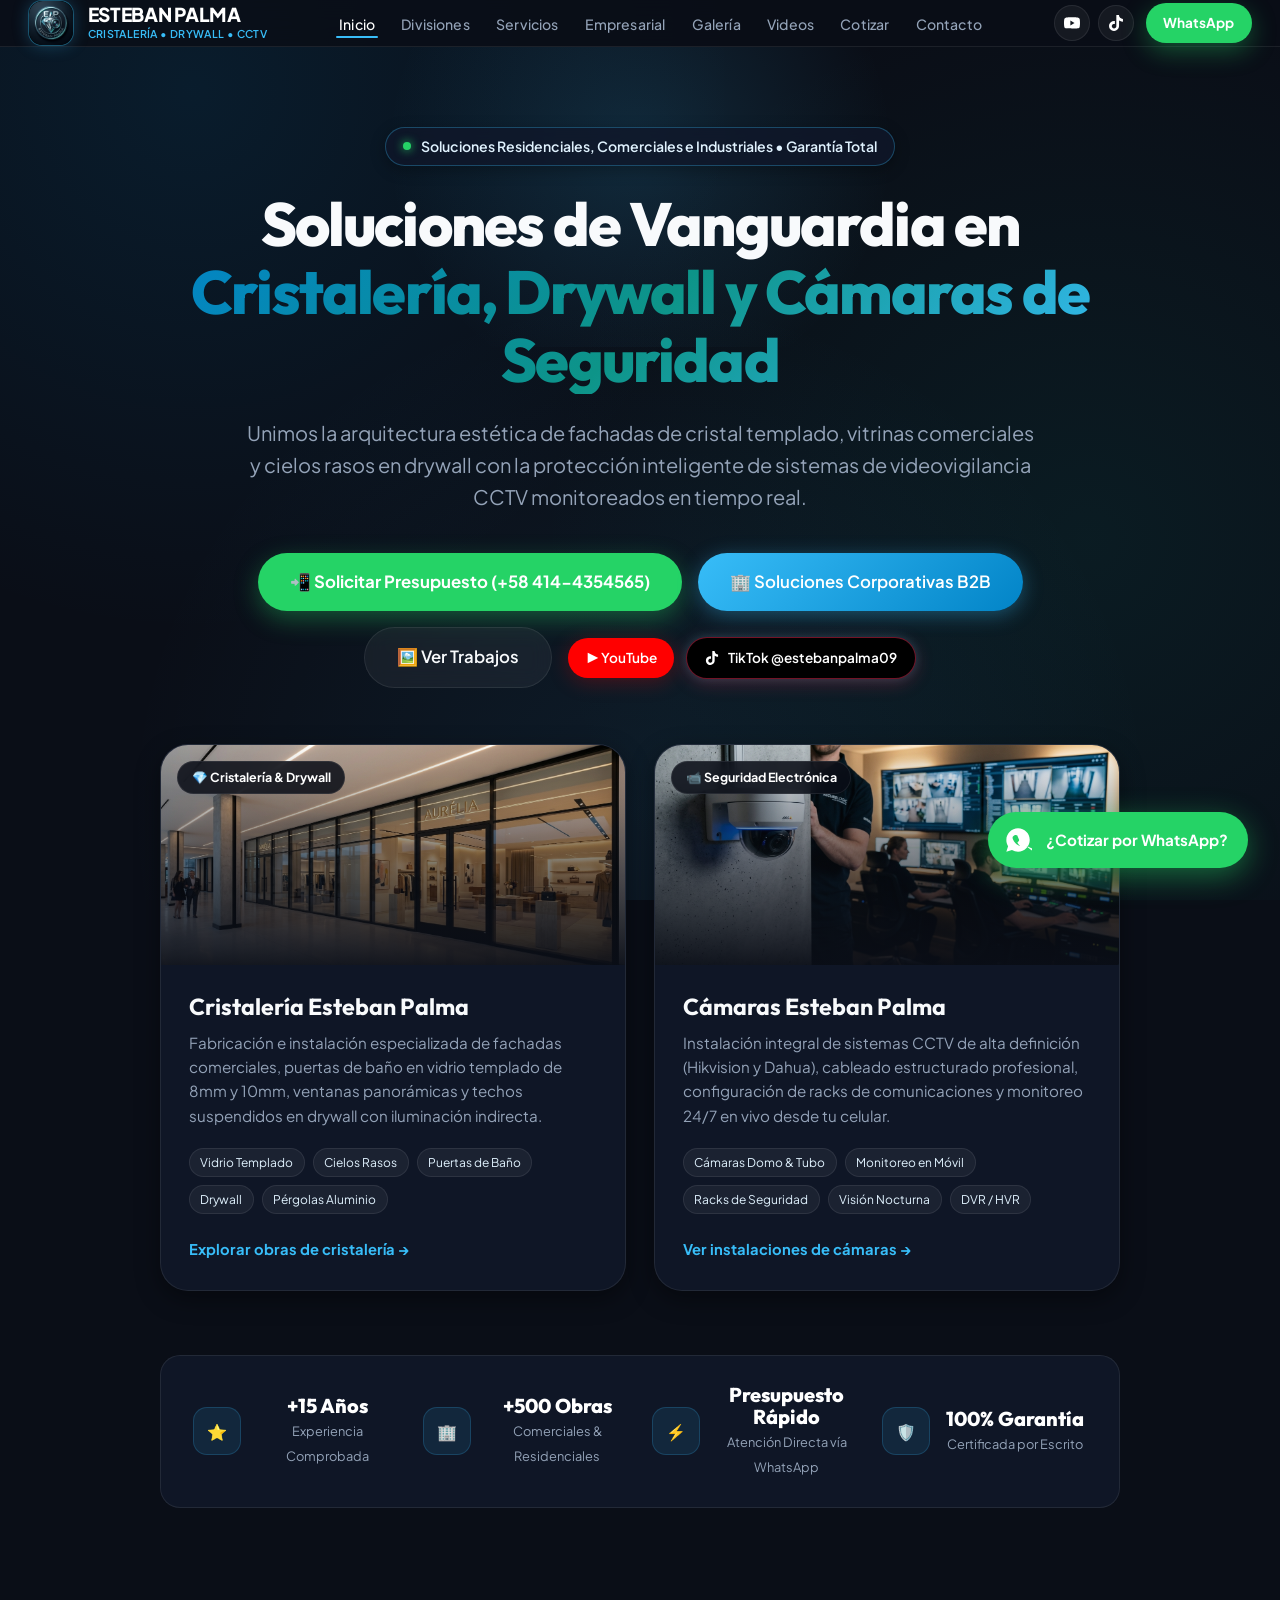
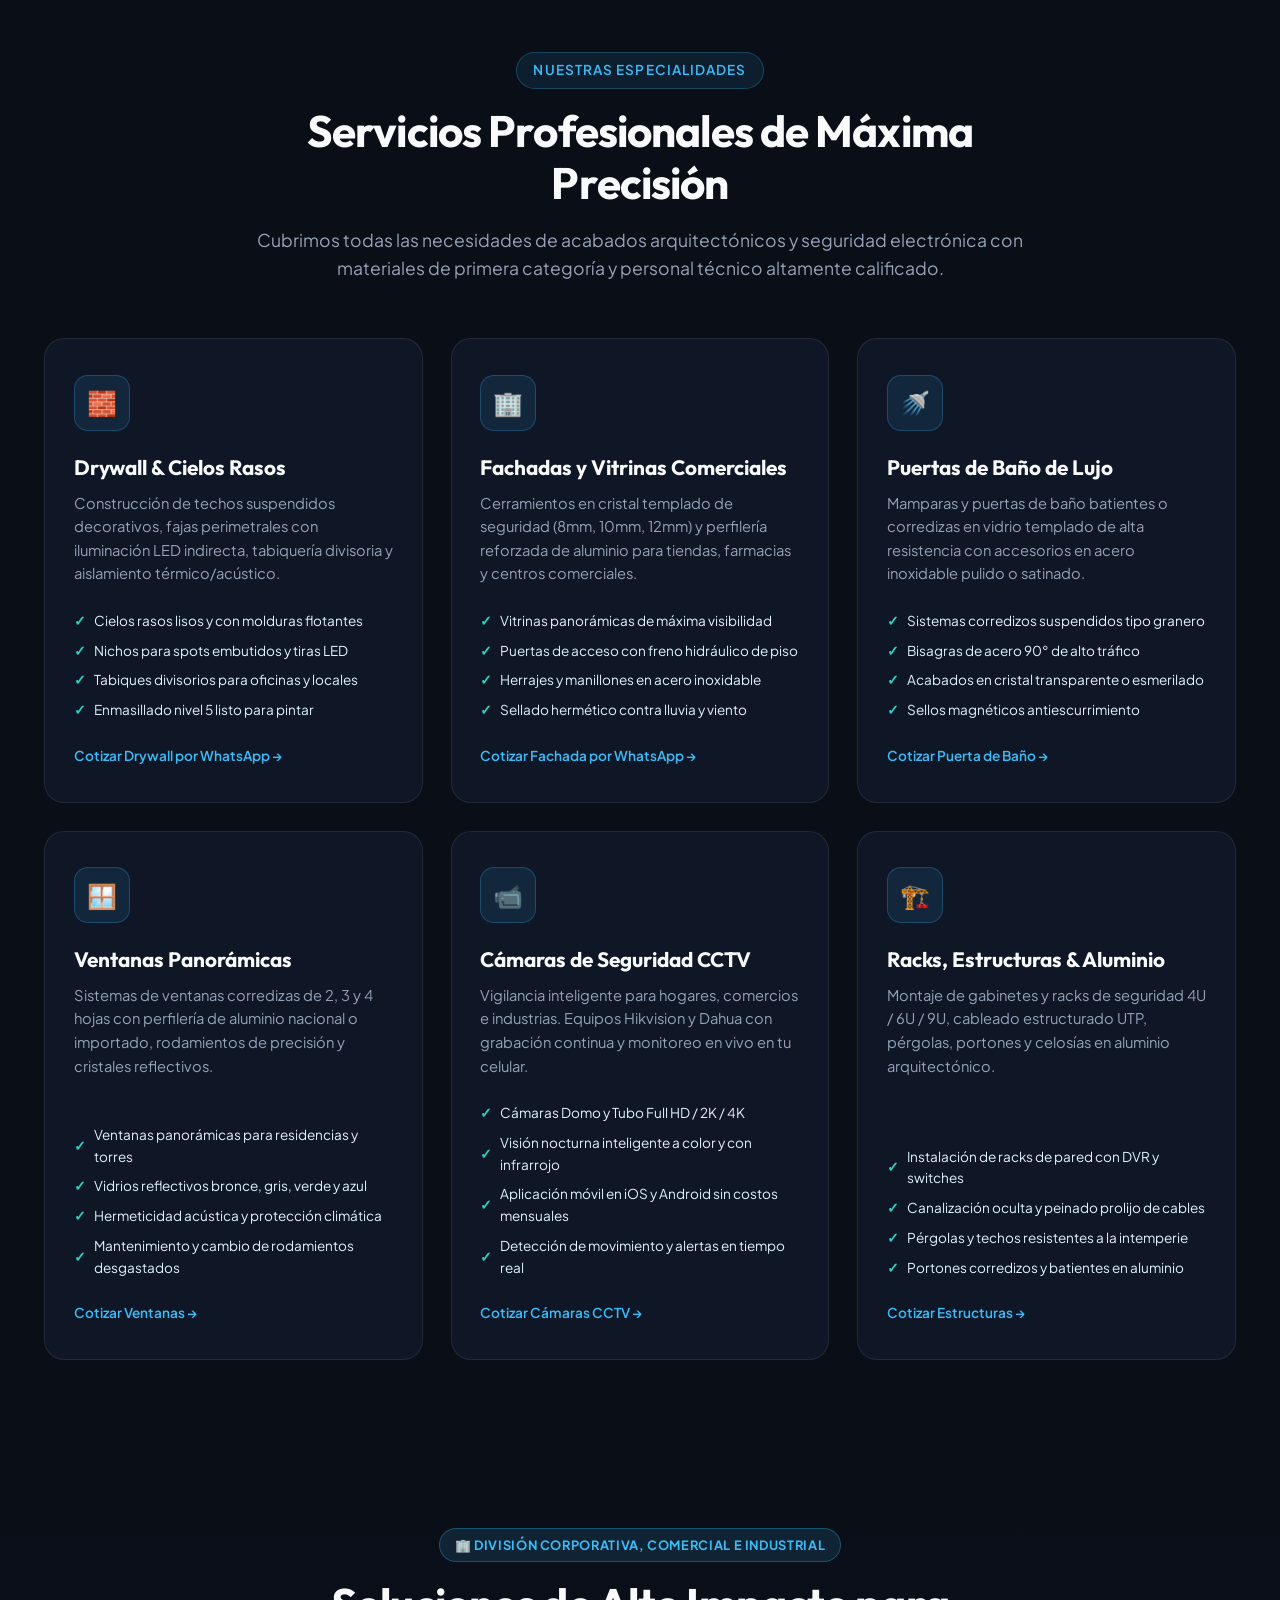
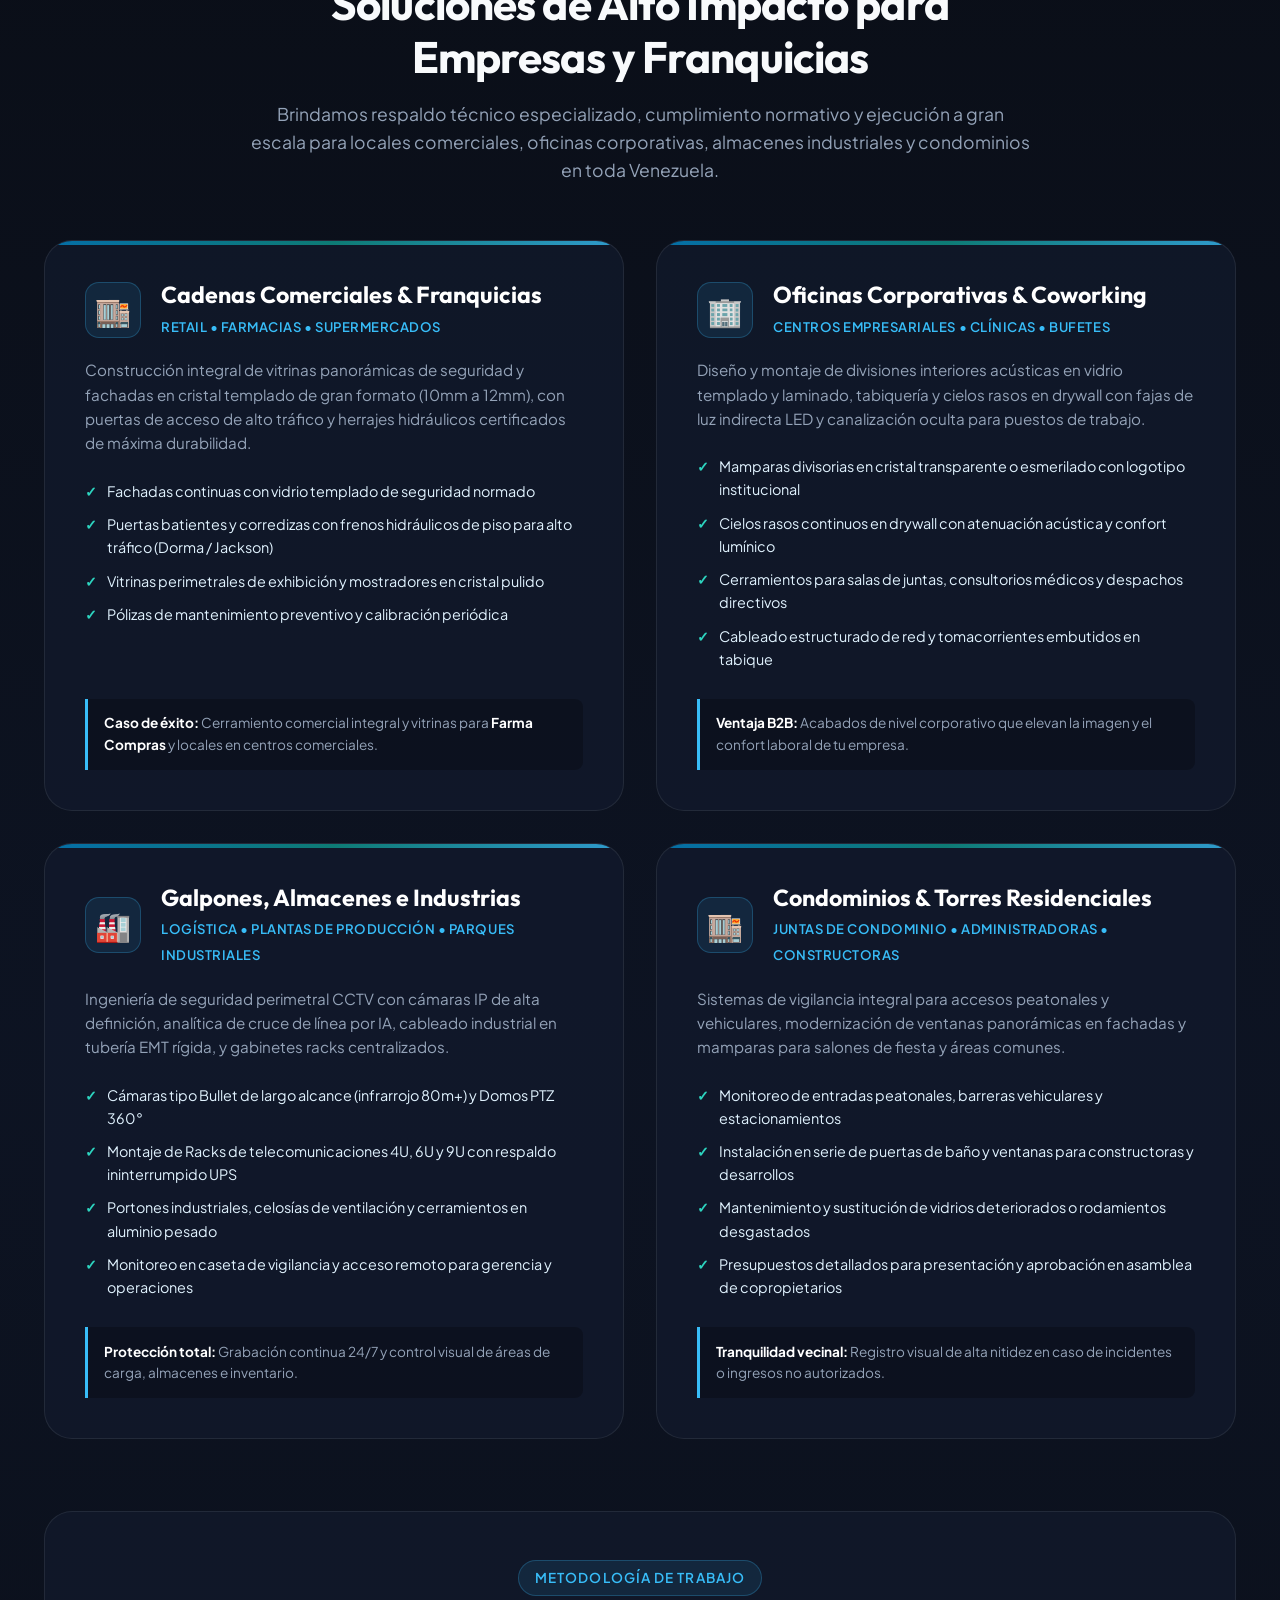
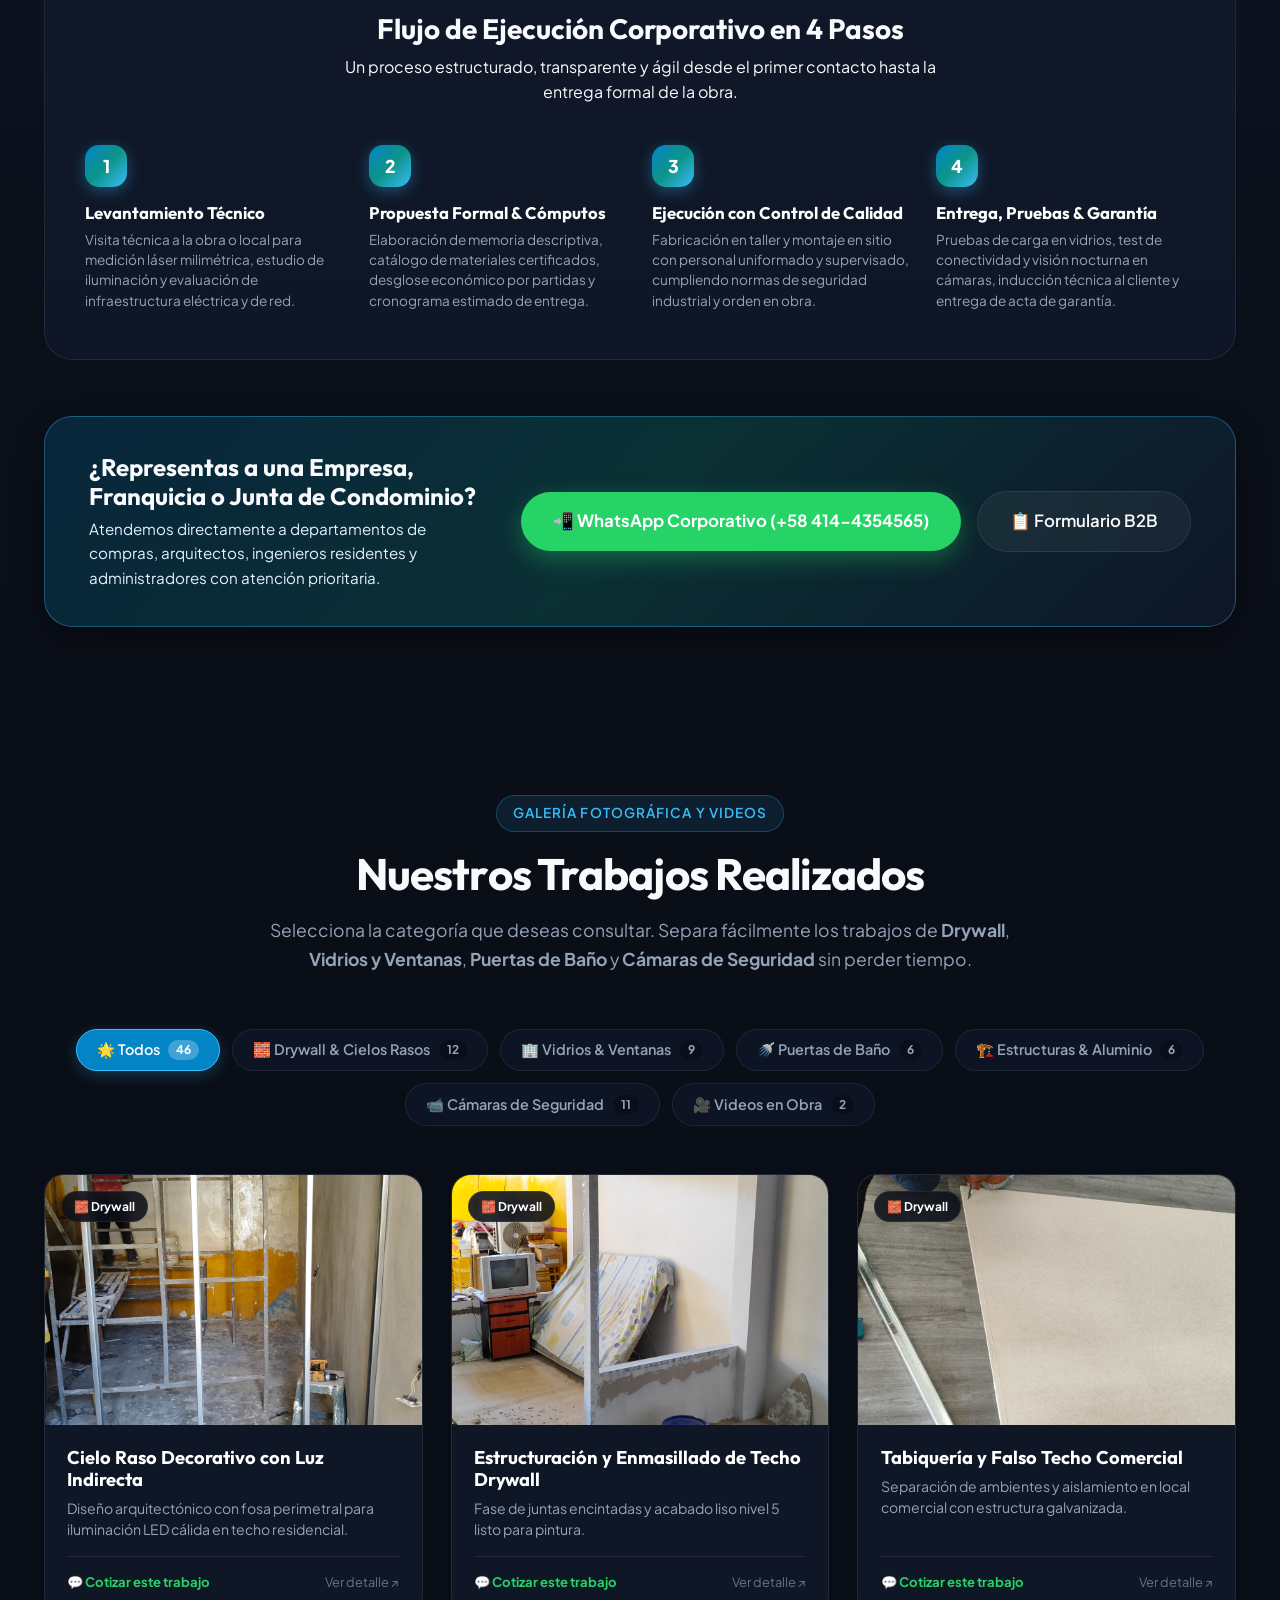
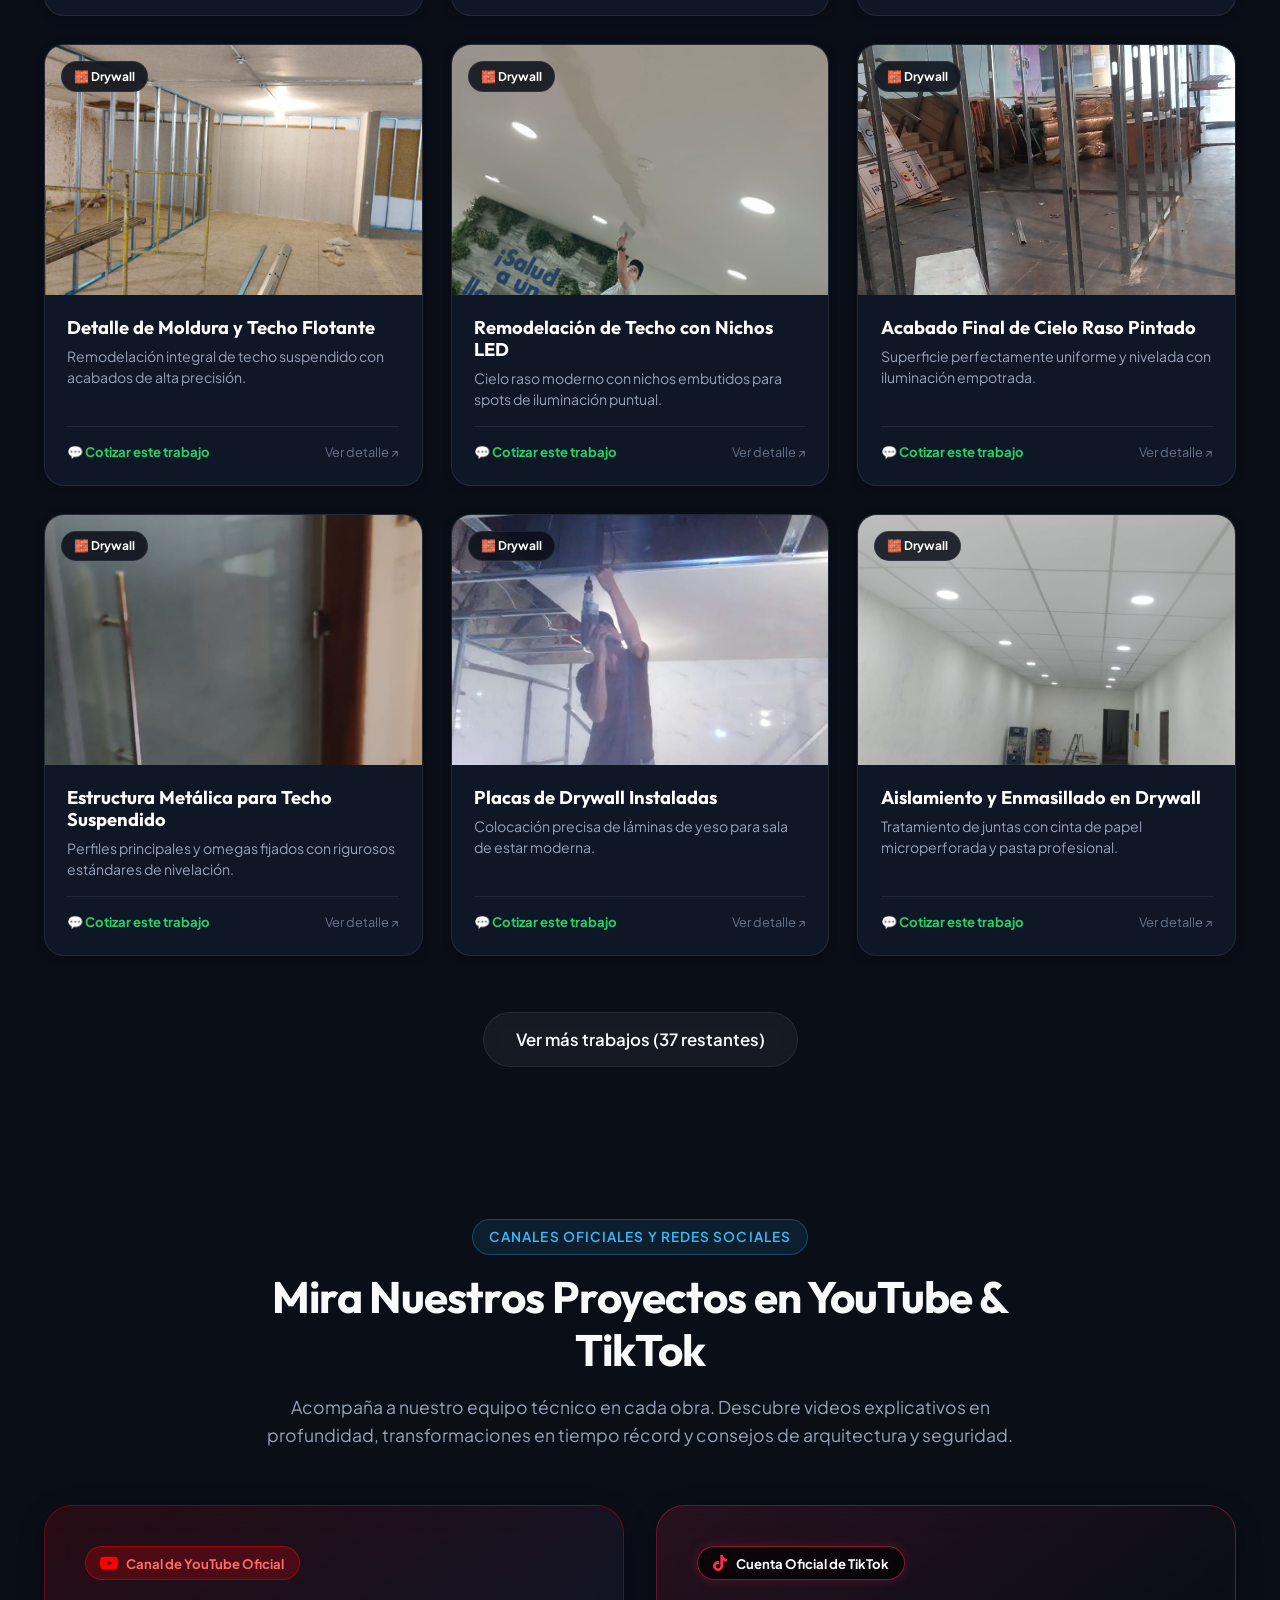
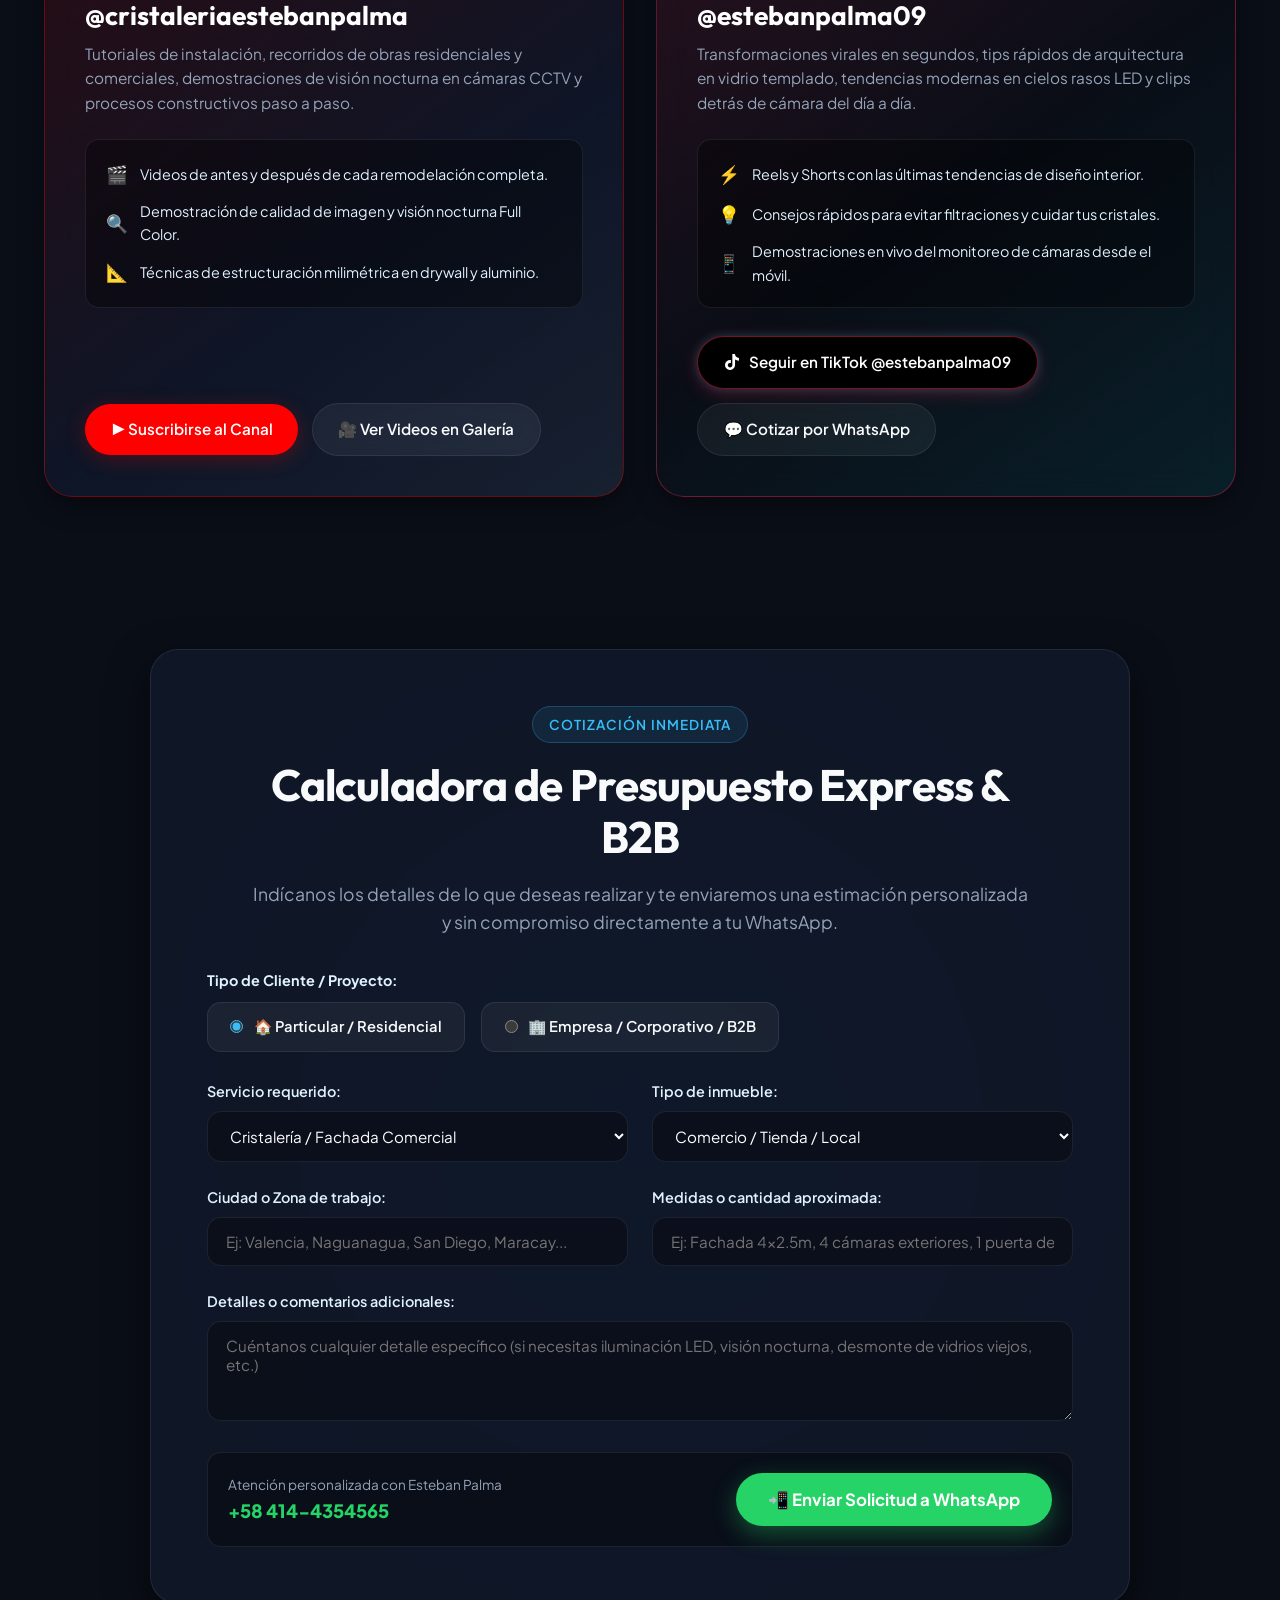
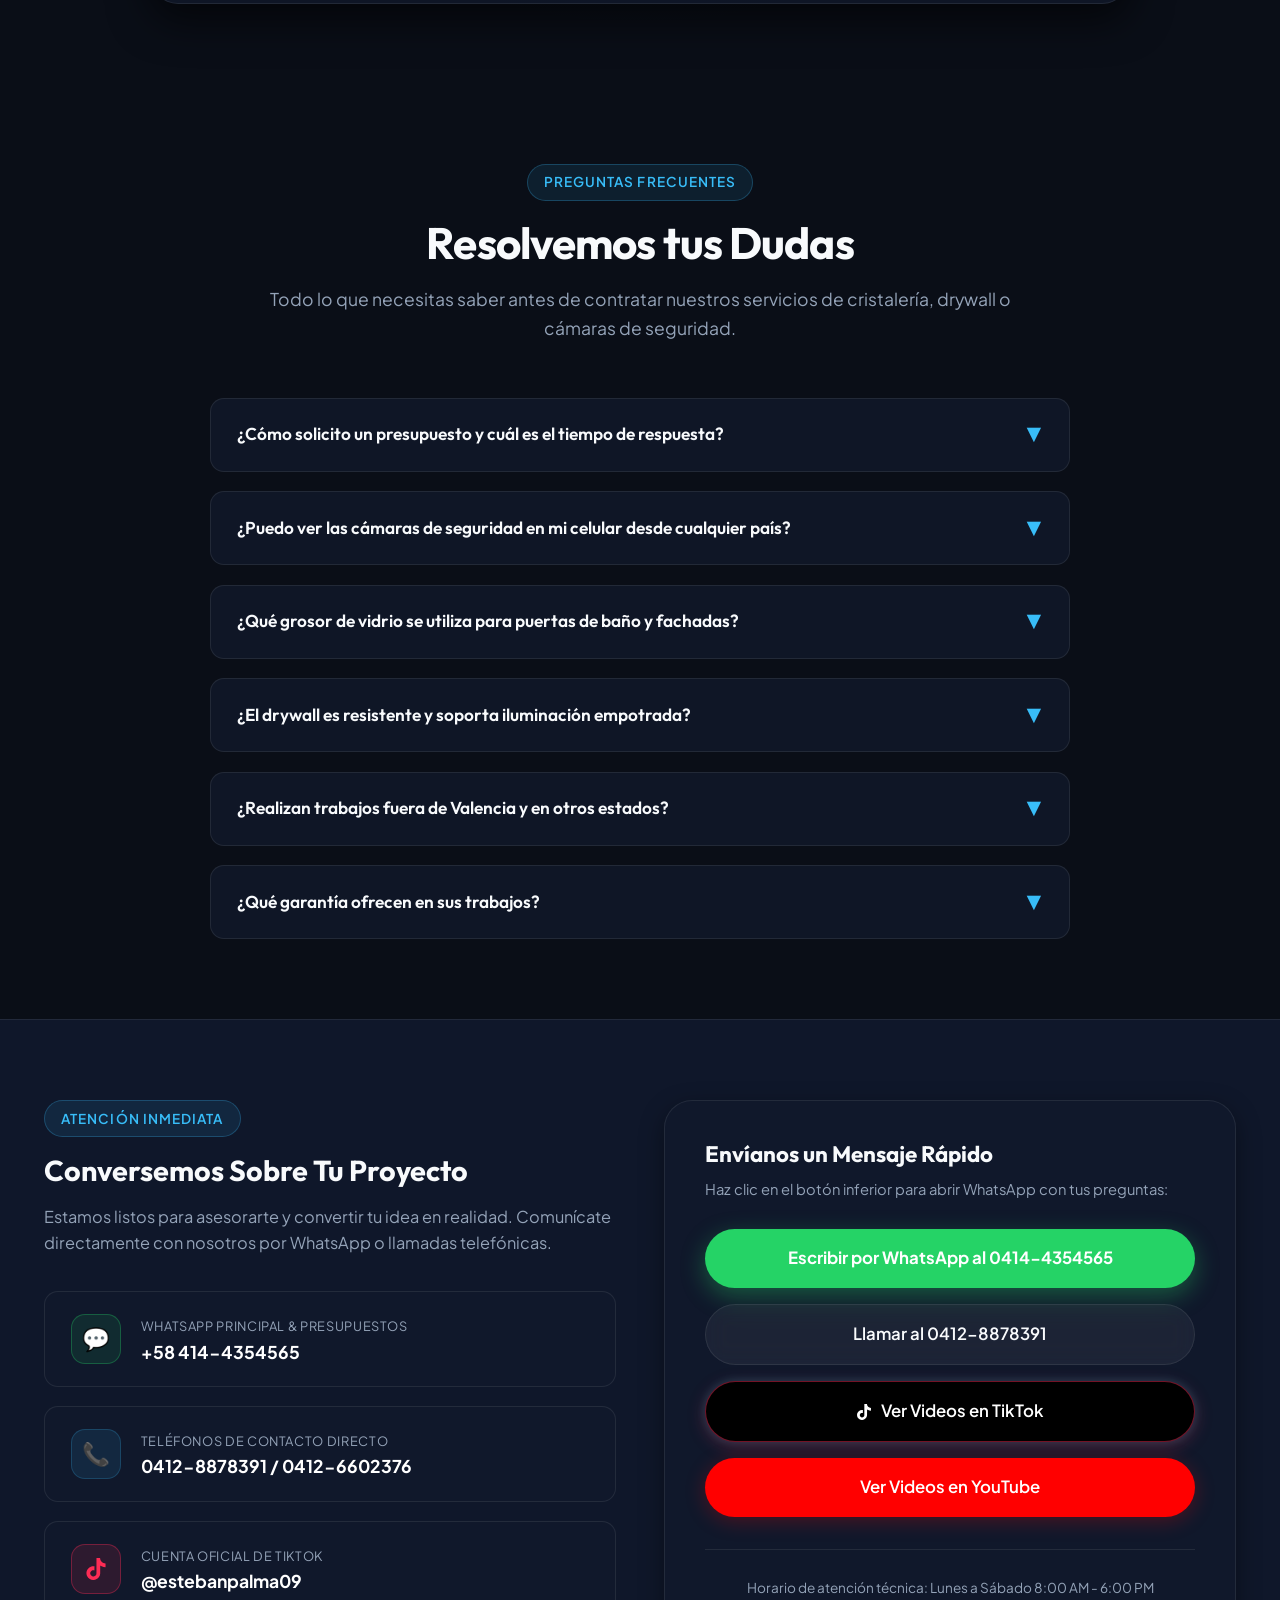
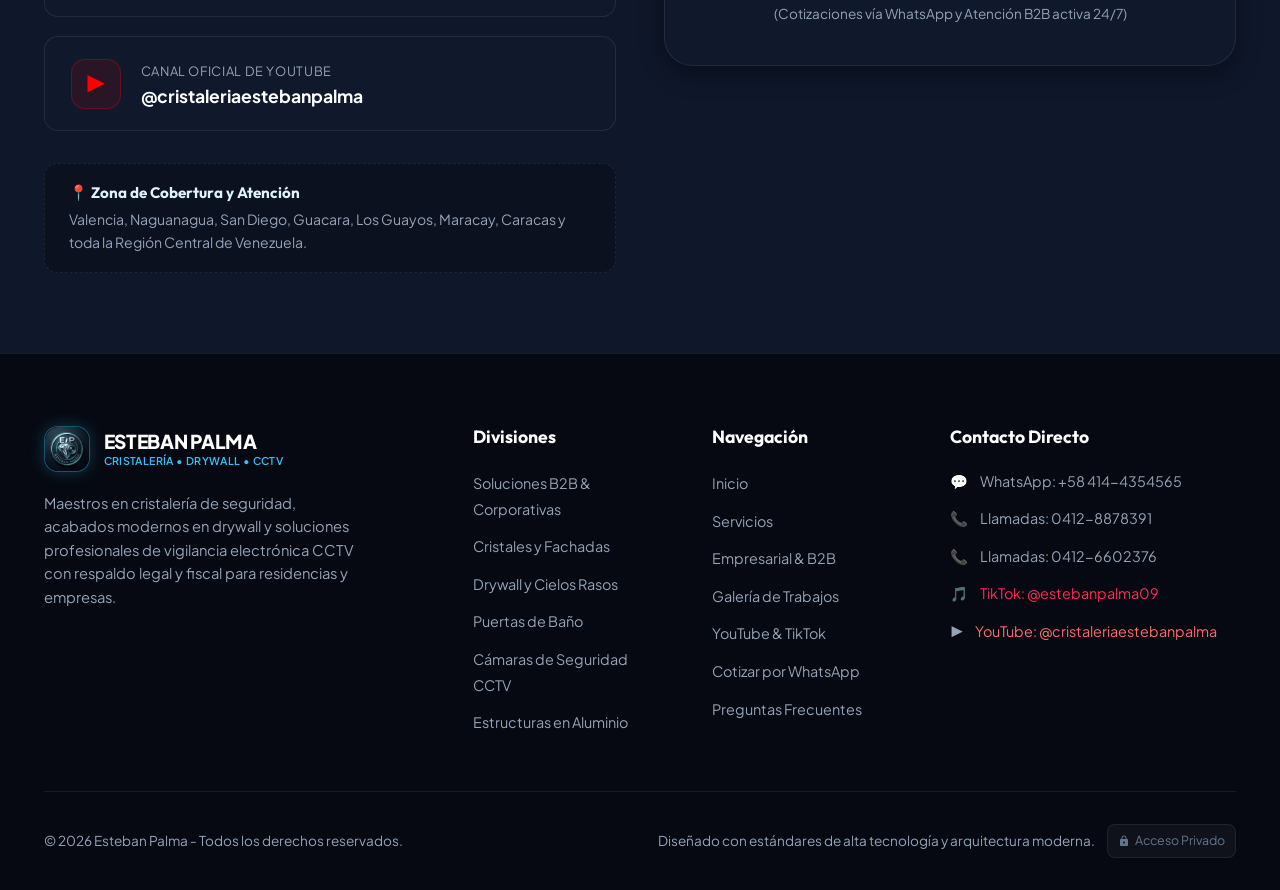
<file: index.html>
<!DOCTYPE html>
<html lang="es">
<head>
  <meta charset="UTF-8" />
  <meta name="viewport" content="width=device-width, initial-scale=1.0" />
  <title>Esteban Palma | Cristalería, Drywall y Cámaras de Seguridad</title>
  
  <!-- SEO Meta Tags -->
  <meta name="description" content="Servicios profesionales de Cristalería Esteban Palma y Cámaras Esteban Palma. Especialistas en fachadas de cristal templado, puertas de baño, ventanas panorámicas, drywall y sistemas de cámaras de seguridad CCTV en Valencia, Carabobo y toda Venezuela. Presupuestos al +58 414-4354565." />
  <meta name="keywords" content="cristaleria esteban palma, camaras esteban palma, puertas de bano vidrio templado, drywall valencia, cielo raso drywall, camaras de seguridad cctv, ventanas panoramicas valencia, fachadas comerciales vidrio, instalacion camaras valencia venezuela" />
  <meta name="author" content="Esteban Palma" />

  <!-- Favicon / Browser Tab Icon -->
  <link rel="icon" type="image/jpeg" href="assets/logo_esteban_palma.jpg" />
  <link rel="shortcut icon" type="image/jpeg" href="assets/logo_esteban_palma.jpg" />
  <link rel="apple-touch-icon" href="assets/logo_esteban_palma.jpg" />

  <!-- Open Graph / Facebook / WhatsApp -->
  <meta property="og:type" content="website" />
  <meta property="og:title" content="Esteban Palma | Cristalería, Drywall y Cámaras de Seguridad" />
  <meta property="og:description" content="Fachadas en vidrio templado, puertas de baño, cielo raso en drywall y sistemas de vigilancia CCTV con monitoreo en tu celular. Solicita tu cotización por WhatsApp al +58 414-4354565." />
  <meta property="og:image" content="assets/logo_esteban_palma.jpg" />

  <!-- Google Fonts -->
  <link rel="preconnect" href="https://fonts.googleapis.com" />
  <link rel="preconnect" href="https://fonts.gstatic.com" crossorigin />
  <link href="https://fonts.googleapis.com/css2?family=Outfit:wght@400;500;600;700;800&family=Plus+Jakarta+Sans:wght@300;400;500;600;700;800&display=swap" rel="stylesheet" />

  <!-- Stylesheet -->
  <link rel="stylesheet" href="styles.css" />
</head>
<body>

  <!-- ================= Header & Navigation ================= -->
  <header class="site-header" id="siteHeader">
    <div class="container header-inner">
      <a href="#inicio" class="brand-logo">
        <div class="logo-icon">
          <img src="assets/logo_esteban_palma.jpg" alt="Logo Oficial Esteban Palma" class="brand-logo-img" width="48" height="48" />
        </div>
        <div class="brand-text">
          <span class="brand-title">ESTEBAN PALMA</span>
          <span class="brand-subtitle">Cristalería • Drywall • CCTV</span>
        </div>
      </a>

      <!-- Desktop Nav Menu -->
      <nav>
        <ul class="nav-menu" id="navMenu">
          <li><a href="#inicio" class="nav-link active">Inicio</a></li>
          <li><a href="#divisiones" class="nav-link">Divisiones</a></li>
          <li><a href="#servicios" class="nav-link">Servicios</a></li>
          <li><a href="#empresarial" class="nav-link">Empresarial</a></li>
          <li><a href="#portafolio" class="nav-link">Galería</a></li>
          <li><a href="#multimedia" class="nav-link">Videos</a></li>
          <li><a href="#presupuesto" class="nav-link">Cotizar</a></li>
          <li><a href="#contacto" class="nav-link">Contacto</a></li>
        </ul>
      </nav>

      <div class="header-actions">
        <div class="header-socials">
          <a href="https://www.youtube.com/@cristaleriaestebanpalma" target="_blank" rel="noopener noreferrer" class="header-social-link yt" title="Canal de YouTube @cristaleriaestebanpalma" aria-label="YouTube">
            <svg viewBox="0 0 24 24" fill="currentColor"><path d="M23.498 6.186a3.016 3.016 0 0 0-2.122-2.136C19.505 3.545 12 3.545 12 3.545s-7.505 0-9.377.505A3.017 3.017 0 0 0 .502 6.186C0 8.07 0 12 0 12s0 3.93.502 5.814a3.016 3.016 0 0 0 2.122 2.136c1.871.505 9.376.505 9.376.505s7.505 0 9.377-.505a3.015 3.015 0 0 0 2.122-2.136C24 15.93 24 12 24 12s0-3.93-.502-5.814zM9.545 15.568V8.432L15.818 12l-6.273 3.568z"/></svg>
          </a>
          <a href="https://www.tiktok.com/@estebanpalma09" target="_blank" rel="noopener noreferrer" class="header-social-link tt" title="TikTok @estebanpalma09" aria-label="TikTok">
            <svg viewBox="0 0 24 24" fill="currentColor"><path d="M12.525.02c1.31-.02 2.61-.01 3.91-.02.08 1.53.63 3.09 1.75 4.17 1.12 1.11 2.7 1.62 4.24 1.79v4.03c-1.44-.05-2.89-.35-4.2-.97-.57-.26-1.1-.59-1.62-.93-.01 2.92.01 5.84-.02 8.75-.08 1.4-.54 2.79-1.35 3.94-1.31 1.92-3.58 3.17-5.91 3.21-1.43.08-2.86-.31-4.08-1.03-2.02-1.19-3.44-3.37-3.65-5.71-.02-.5-.03-1-.01-1.49.18-1.9 1.12-3.72 2.58-4.96 1.66-1.44 3.98-2.13 6.15-1.72.02 1.48-.04 2.96-.04 4.44-.99-.32-2.15-.23-3.02.37-.63.41-1.11 1.04-1.36 1.75-.21.51-.24 1.07-.14 1.61.24 1.64 1.82 3.02 3.5 2.87 1.12-.01 2.19-.66 2.77-1.61.19-.33.4-.67.41-1.06.1-1.79.06-3.57.07-5.36.01-4.03-.01-8.05.02-12.07z"/></svg>
          </a>
        </div>
        <a href="https://wa.me/584144354565?text=Hola%20Esteban%20Palma!%20Deseo%20solicitar%20un%20presupuesto" target="_blank" rel="noopener noreferrer" class="btn btn-whatsapp btn-sm">
          <span>WhatsApp</span>
        </a>
        <button class="mobile-toggle" id="mobileToggle" aria-label="Abrir Menú de Navegación" aria-expanded="false">
          <span class="hamburger-bar"></span>
          <span class="hamburger-bar"></span>
          <span class="hamburger-bar"></span>
        </button>
      </div>
    </div>
  </header>

  <!-- ================= Hero Section ================= -->
  <section class="hero-section" id="inicio">
    <div class="hero-glow-1"></div>
    <div class="container">
      <div class="hero-content">
        <div class="hero-badge-wrap">
          <div class="hero-badge">
            <span class="badge-dot"></span>
            <span>Soluciones Residenciales, Comerciales e Industriales • Garantía Total</span>
          </div>
        </div>

        <h1 class="hero-title">
          Soluciones de Vanguardia en <span class="gradient-text">Cristalería, Drywall y Cámaras de Seguridad</span>
        </h1>

        <p class="hero-description">
          Unimos la arquitectura estética de fachadas de cristal templado, vitrinas comerciales y cielos rasos en drywall con la protección inteligente de sistemas de videovigilancia CCTV monitoreados en tiempo real.
        </p>

        <div class="hero-cta-group">
          <a href="https://wa.me/584144354565?text=Hola%20Esteban%20Palma!%20Me%20gustar%C3%ADa%20solicitar%20un%20presupuesto%20para%20un%20proyecto" target="_blank" rel="noopener noreferrer" class="btn btn-whatsapp btn-lg">
            <span>📲 Solicitar Presupuesto (+58 414-4354565)</span>
          </a>
          <a href="#empresarial" class="btn btn-primary btn-lg">
            <span>🏢 Soluciones Corporativas B2B</span>
          </a>
          <a href="#portafolio" class="btn btn-outline btn-lg">
            <span>🖼️ Ver Trabajos</span>
          </a>
          <div class="hero-social-pills">
            <a href="https://www.youtube.com/@cristaleriaestebanpalma" target="_blank" rel="noopener noreferrer" class="btn btn-youtube btn-sm" title="Canal Oficial de YouTube">
              <span>▶ YouTube</span>
            </a>
            <a href="https://www.tiktok.com/@estebanpalma09" target="_blank" rel="noopener noreferrer" class="btn btn-tiktok btn-sm" title="Cuenta Oficial de TikTok">
              <svg viewBox="0 0 24 24" width="14" height="14" fill="currentColor"><path d="M12.525.02c1.31-.02 2.61-.01 3.91-.02.08 1.53.63 3.09 1.75 4.17 1.12 1.11 2.7 1.62 4.24 1.79v4.03c-1.44-.05-2.89-.35-4.2-.97-.57-.26-1.1-.59-1.62-.93-.01 2.92.01 5.84-.02 8.75-.08 1.4-.54 2.79-1.35 3.94-1.31 1.92-3.58 3.17-5.91 3.21-1.43.08-2.86-.31-4.08-1.03-2.02-1.19-3.44-3.37-3.65-5.71-.02-.5-.03-1-.01-1.49.18-1.9 1.12-3.72 2.58-4.96 1.66-1.44 3.98-2.13 6.15-1.72.02 1.48-.04 2.96-.04 4.44-.99-.32-2.15-.23-3.02.37-.63.41-1.11 1.04-1.36 1.75-.21.51-.24 1.07-.14 1.61.24 1.64 1.82 3.02 3.5 2.87 1.12-.01 2.19-.66 2.77-1.61.19-.33.4-.67.41-1.06.1-1.79.06-3.57.07-5.36.01-4.03-.01-8.05.02-12.07z"/></svg>
              <span>TikTok @estebanpalma09</span>
            </a>
          </div>
        </div>

        <!-- Split Divisions Showcase Cards -->
        <div class="hero-divisions" id="divisiones">
          
          <!-- Division 1: Cristalería & Drywall -->
          <div class="division-hero-card">
            <div class="division-card-img-wrap">
              <img src="assets/hero_cristaleria.jpg" alt="Cristalería y Drywall Esteban Palma" width="600" height="340" decoding="async" />
              <div class="division-img-overlay"></div>
              <span class="division-pill">💎 Cristalería & Drywall</span>
            </div>
            <div class="division-card-body">
              <h3>Cristalería Esteban Palma</h3>
              <p>
                Fabricación e instalación especializada de fachadas comerciales, puertas de baño en vidrio templado de 8mm y 10mm, ventanas panorámicas y techos suspendidos en drywall con iluminación indirecta.
              </p>
              <div class="division-tags">
                <span class="division-tag">Vidrio Templado</span>
                <span class="division-tag">Cielos Rasos</span>
                <span class="division-tag">Puertas de Baño</span>
                <span class="division-tag">Drywall</span>
                <span class="division-tag">Pérgolas Aluminio</span>
              </div>
              <a href="#portafolio" class="division-btn-link" data-category-target="vidrios-ventanas">
                Explorar obras de cristalería →
              </a>
            </div>
          </div>

          <!-- Division 2: Cámaras de Seguridad -->
          <div class="division-hero-card">
            <div class="division-card-img-wrap">
              <img src="assets/hero_camaras.jpg" alt="Cámaras de Seguridad Esteban Palma" width="600" height="340" decoding="async" />
              <div class="division-img-overlay"></div>
              <span class="division-pill">📹 Seguridad Electrónica</span>
            </div>
            <div class="division-card-body">
              <h3>Cámaras Esteban Palma</h3>
              <p>
                Instalación integral de sistemas CCTV de alta definición (Hikvision y Dahua), cableado estructurado profesional, configuración de racks de comunicaciones y monitoreo 24/7 en vivo desde tu celular.
              </p>
              <div class="division-tags">
                <span class="division-tag">Cámaras Domo & Tubo</span>
                <span class="division-tag">Monitoreo en Móvil</span>
                <span class="division-tag">Racks de Seguridad</span>
                <span class="division-tag">Visión Nocturna</span>
                <span class="division-tag">DVR / HVR</span>
              </div>
              <a href="#portafolio" class="division-btn-link" data-category-target="camaras">
                Ver instalaciones de cámaras →
              </a>
            </div>
          </div>

        </div>

        <!-- Trust Stats Bar -->
        <div class="trust-bar">
          <div class="trust-item">
            <div class="trust-icon">⭐</div>
            <div class="trust-data">
              <h4>+15 Años</h4>
              <span>Experiencia Comprobada</span>
            </div>
          </div>
          <div class="trust-item">
            <div class="trust-icon">🏢</div>
            <div class="trust-data">
              <h4>+500 Obras</h4>
              <span>Comerciales & Residenciales</span>
            </div>
          </div>
          <div class="trust-item">
            <div class="trust-icon">⚡</div>
            <div class="trust-data">
              <h4>Presupuesto Rápido</h4>
              <span>Atención Directa vía WhatsApp</span>
            </div>
          </div>
          <div class="trust-item">
            <div class="trust-icon">🛡️</div>
            <div class="trust-data">
              <h4>100% Garantía</h4>
              <span>Certificada por Escrito</span>
            </div>
          </div>
        </div>

      </div>
    </div>
  </section>

  <!-- ================= Services Overview ================= -->
  <section class="services-section" id="servicios">
    <div class="container">
      <div class="section-header">
        <span class="section-tag">Nuestras Especialidades</span>
        <h2>Servicios Profesionales de Máxima Precisión</h2>
        <p>
          Cubrimos todas las necesidades de acabados arquitectónicos y seguridad electrónica con materiales de primera categoría y personal técnico altamente calificado.
        </p>
      </div>

      <div class="services-grid">
        
        <!-- Service 1: Drywall y Cielos Rasos -->
        <div class="service-card">
          <div class="service-icon-wrap">🧱</div>
          <h3>Drywall & Cielos Rasos</h3>
          <p>
            Construcción de techos suspendidos decorativos, fajas perimetrales con iluminación LED indirecta, tabiquería divisoria y aislamiento térmico/acústico.
          </p>
          <ul class="service-bullets">
            <li>Cielos rasos lisos y con molduras flotantes</li>
            <li>Nichos para spots embutidos y tiras LED</li>
            <li>Tabiques divisorios para oficinas y locales</li>
            <li>Enmasillado nivel 5 listo para pintar</li>
          </ul>
          <a href="https://wa.me/584144354565?text=Hola%20Esteban%20Palma,%20quisiera%20cotizar%20un%20trabajo%20de%20Drywall%20y%20Cielo%20Raso" target="_blank" rel="noopener noreferrer" class="service-cta-btn">
            Cotizar Drywall por WhatsApp →
          </a>
        </div>

        <!-- Service 2: Vidrios y Fachadas Comerciales -->
        <div class="service-card">
          <div class="service-icon-wrap">🏢</div>
          <h3>Fachadas y Vitrinas Comerciales</h3>
          <p>
            Cerramientos en cristal templado de seguridad (8mm, 10mm, 12mm) y perfilería reforzada de aluminio para tiendas, farmacias y centros comerciales.
          </p>
          <ul class="service-bullets">
            <li>Vitrinas panorámicas de máxima visibilidad</li>
            <li>Puertas de acceso con freno hidráulico de piso</li>
            <li>Herrajes y manillones en acero inoxidable</li>
            <li>Sellado hermético contra lluvia y viento</li>
          </ul>
          <a href="https://wa.me/584144354565?text=Hola%20Esteban%20Palma,%20quisiera%20cotizar%20una%20Fachada%20o%20Vitrina%20en%20Vidrio" target="_blank" rel="noopener noreferrer" class="service-cta-btn">
            Cotizar Fachada por WhatsApp →
          </a>
        </div>

        <!-- Service 3: Puertas de Baño en Vidrio Templado -->
        <div class="service-card">
          <div class="service-icon-wrap">🚿</div>
          <h3>Puertas de Baño de Lujo</h3>
          <p>
            Mamparas y puertas de baño batientes o corredizas en vidrio templado de alta resistencia con accesorios en acero inoxidable pulido o satinado.
          </p>
          <ul class="service-bullets">
            <li>Sistemas corredizos suspendidos tipo granero</li>
            <li>Bisagras de acero 90° de alto tráfico</li>
            <li>Acabados en cristal transparente o esmerilado</li>
            <li>Sellos magnéticos antiescurrimiento</li>
          </ul>
          <a href="https://wa.me/584144354565?text=Hola%20Esteban%20Palma,%20quisiera%20cotizar%20una%20Puerta%20de%20Ba%C3%B1o%20en%20Vidrio%20Templado" target="_blank" rel="noopener noreferrer" class="service-cta-btn">
            Cotizar Puerta de Baño →
          </a>
        </div>

        <!-- Service 4: Ventanas Panorámicas y Corredizas -->
        <div class="service-card">
          <div class="service-icon-wrap">🪟</div>
          <h3>Ventanas Panorámicas</h3>
          <p>
            Sistemas de ventanas corredizas de 2, 3 y 4 hojas con perfilería de aluminio nacional o importado, rodamientos de precisión y cristales reflectivos.
          </p>
          <ul class="service-bullets">
            <li>Ventanas panorámicas para residencias y torres</li>
            <li>Vidrios reflectivos bronce, gris, verde y azul</li>
            <li>Hermeticidad acústica y protección climática</li>
            <li>Mantenimiento y cambio de rodamientos desgastados</li>
          </ul>
          <a href="https://wa.me/584144354565?text=Hola%20Esteban%20Palma,%20quisiera%20cotizar%20Ventanas%20Panor%C3%A1micas" target="_blank" rel="noopener noreferrer" class="service-cta-btn">
            Cotizar Ventanas →
          </a>
        </div>

        <!-- Service 5: Cámaras de Seguridad y CCTV -->
        <div class="service-card">
          <div class="service-icon-wrap">📹</div>
          <h3>Cámaras de Seguridad CCTV</h3>
          <p>
            Vigilancia inteligente para hogares, comercios e industrias. Equipos Hikvision y Dahua con grabación continua y monitoreo en vivo en tu celular.
          </p>
          <ul class="service-bullets">
            <li>Cámaras Domo y Tubo Full HD / 2K / 4K</li>
            <li>Visión nocturna inteligente a color y con infrarrojo</li>
            <li>Aplicación móvil en iOS y Android sin costos mensuales</li>
            <li>Detección de movimiento y alertas en tiempo real</li>
          </ul>
          <a href="https://wa.me/584144354565?text=Hola%20Esteban%20Palma,%20quisiera%20cotizar%20un%20Sistema%20de%20C%C3%A1maras%20de%20Seguridad" target="_blank" rel="noopener noreferrer" class="service-cta-btn">
            Cotizar Cámaras CCTV →
          </a>
        </div>

        <!-- Service 6: Racks, Redes y Aluminio -->
        <div class="service-card">
          <div class="service-icon-wrap">🏗️</div>
          <h3>Racks, Estructuras & Aluminio</h3>
          <p>
            Montaje de gabinetes y racks de seguridad 4U / 6U / 9U, cableado estructurado UTP, pérgolas, portones y celosías en aluminio arquitectónico.
          </p>
          <ul class="service-bullets">
            <li>Instalación de racks de pared con DVR y switches</li>
            <li>Canalización oculta y peinado prolijo de cables</li>
            <li>Pérgolas y techos resistentes a la intemperie</li>
            <li>Portones corredizos y batientes en aluminio</li>
          </ul>
          <a href="https://wa.me/584144354565?text=Hola%20Esteban%20Palma,%20quisiera%20cotizar%20Racks%20o%20Estructuras%20en%20Aluminio" target="_blank" rel="noopener noreferrer" class="service-cta-btn">
            Cotizar Estructuras →
          </a>
        </div>

      </div>
    </div>
  </section>

  <!-- ================= Corporate Solutions & B2B Section ================= -->
  <section class="corporate-section" id="empresarial">
    <div class="container">
      <div class="section-header">
        <span class="corporate-badge-pill">🏢 División Corporativa, Comercial e Industrial</span>
        <h2>Soluciones de Alto Impacto para Empresas y Franquicias</h2>
        <p>
          Brindamos respaldo técnico especializado, cumplimiento normativo y ejecución a gran escala para locales comerciales, oficinas corporativas, almacenes industriales y condominios en toda Venezuela.
        </p>
      </div>

      <!-- 4 Corporate Solution Cards -->
      <div class="corporate-grid">
        
        <!-- Corporate Card 1: Franquicias Comerciales -->
        <div class="corporate-card">
          <div class="corp-card-header">
            <div class="corp-card-icon">🏬</div>
            <div class="corp-card-title-wrap">
              <h3>Cadenas Comerciales & Franquicias</h3>
              <span class="corp-card-subtitle">Retail • Farmacias • Supermercados</span>
            </div>
          </div>
          <p>
            Construcción integral de vitrinas panorámicas de seguridad y fachadas en cristal templado de gran formato (10mm a 12mm), con puertas de acceso de alto tráfico y herrajes hidráulicos certificados de máxima durabilidad.
          </p>
          <ul class="corp-specs-list">
            <li><span class="check">✓</span> Fachadas continuas con vidrio templado de seguridad normado</li>
            <li><span class="check">✓</span> Puertas batientes y corredizas con frenos hidráulicos de piso para alto tráfico (Dorma / Jackson)</li>
            <li><span class="check">✓</span> Vitrinas perimetrales de exhibición y mostradores en cristal pulido</li>
            <li><span class="check">✓</span> Pólizas de mantenimiento preventivo y calibración periódica</li>
          </ul>
          <div class="corp-card-case">
            <strong>Caso de éxito:</strong> Cerramiento comercial integral y vitrinas para <strong>Farma Compras</strong> y locales en centros comerciales.
          </div>
        </div>

        <!-- Corporate Card 2: Oficinas y Sedes Corporativas -->
        <div class="corporate-card">
          <div class="corp-card-header">
            <div class="corp-card-icon">🏢</div>
            <div class="corp-card-title-wrap">
              <h3>Oficinas Corporativas & Coworking</h3>
              <span class="corp-card-subtitle">Centros Empresariales • Clínicas • Bufetes</span>
            </div>
          </div>
          <p>
            Diseño y montaje de divisiones interiores acústicas en vidrio templado y laminado, tabiquería y cielos rasos en drywall con fajas de luz indirecta LED y canalización oculta para puestos de trabajo.
          </p>
          <ul class="corp-specs-list">
            <li><span class="check">✓</span> Mamparas divisorias en cristal transparente o esmerilado con logotipo institucional</li>
            <li><span class="check">✓</span> Cielos rasos continuos en drywall con atenuación acústica y confort lumínico</li>
            <li><span class="check">✓</span> Cerramientos para salas de juntas, consultorios médicos y despachos directivos</li>
            <li><span class="check">✓</span> Cableado estructurado de red y tomacorrientes embutidos en tabique</li>
          </ul>
          <div class="corp-card-case">
            <strong>Ventaja B2B:</strong> Acabados de nivel corporativo que elevan la imagen y el confort laboral de tu empresa.
          </div>
        </div>

        <!-- Corporate Card 3: Galpones e Industrias -->
        <div class="corporate-card">
          <div class="corp-card-header">
            <div class="corp-card-icon">🏭</div>
            <div class="corp-card-title-wrap">
              <h3>Galpones, Almacenes e Industrias</h3>
              <span class="corp-card-subtitle">Logística • Plantas de Producción • Parques Industriales</span>
            </div>
          </div>
          <p>
            Ingeniería de seguridad perimetral CCTV con cámaras IP de alta definición, analítica de cruce de línea por IA, cableado industrial en tubería EMT rígida, y gabinetes racks centralizados.
          </p>
          <ul class="corp-specs-list">
            <li><span class="check">✓</span> Cámaras tipo Bullet de largo alcance (infrarrojo 80m+) y Domos PTZ 360°</li>
            <li><span class="check">✓</span> Montaje de Racks de telecomunicaciones 4U, 6U y 9U con respaldo ininterrumpido UPS</li>
            <li><span class="check">✓</span> Portones industriales, celosías de ventilación y cerramientos en aluminio pesado</li>
            <li><span class="check">✓</span> Monitoreo en caseta de vigilancia y acceso remoto para gerencia y operaciones</li>
          </ul>
          <div class="corp-card-case">
            <strong>Protección total:</strong> Grabación continua 24/7 y control visual de áreas de carga, almacenes e inventario.
          </div>
        </div>

        <!-- Corporate Card 4: Condominios y Torres Residenciales -->
        <div class="corporate-card">
          <div class="corp-card-header">
            <div class="corp-card-icon">🏬</div>
            <div class="corp-card-title-wrap">
              <h3>Condominios & Torres Residenciales</h3>
              <span class="corp-card-subtitle">Juntas de Condominio • Administradoras • Constructoras</span>
            </div>
          </div>
          <p>
            Sistemas de vigilancia integral para accesos peatonales y vehiculares, modernización de ventanas panorámicas en fachadas y mamparas para salones de fiesta y áreas comunes.
          </p>
          <ul class="corp-specs-list">
            <li><span class="check">✓</span> Monitoreo de entradas peatonales, barreras vehiculares y estacionamientos</li>
            <li><span class="check">✓</span> Instalación en serie de puertas de baño y ventanas para constructoras y desarrollos</li>
            <li><span class="check">✓</span> Mantenimiento y sustitución de vidrios deteriorados o rodamientos desgastados</li>
            <li><span class="check">✓</span> Presupuestos detallados para presentación y aprobación en asamblea de copropietarios</li>
          </ul>
          <div class="corp-card-case">
            <strong>Tranquilidad vecinal:</strong> Registro visual de alta nitidez en caso de incidentes o ingresos no autorizados.
          </div>
        </div>

      </div>


      <!-- Corporate 4-Step Workflow -->
      <div class="workflow-wrap">
        <div class="workflow-header">
          <span class="section-tag">Metodología de Trabajo</span>
          <h3>Flujo de Ejecución Corporativo en 4 Pasos</h3>
          <p>Un proceso estructurado, transparente y ágil desde el primer contacto hasta la entrega formal de la obra.</p>
        </div>

        <div class="workflow-steps">
          <div class="workflow-step">
            <div class="step-num-badge">1</div>
            <h4>Levantamiento Técnico</h4>
            <p>Visita técnica a la obra o local para medición láser milimétrica, estudio de iluminación y evaluación de infraestructura eléctrica y de red.</p>
          </div>

          <div class="workflow-step">
            <div class="step-num-badge">2</div>
            <h4>Propuesta Formal & Cómputos</h4>
            <p>Elaboración de memoria descriptiva, catálogo de materiales certificados, desglose económico por partidas y cronograma estimado de entrega.</p>
          </div>

          <div class="workflow-step">
            <div class="step-num-badge">3</div>
            <h4>Ejecución con Control de Calidad</h4>
            <p>Fabricación en taller y montaje en sitio con personal uniformado y supervisado, cumpliendo normas de seguridad industrial y orden en obra.</p>
          </div>

          <div class="workflow-step">
            <div class="step-num-badge">4</div>
            <h4>Entrega, Pruebas & Garantía</h4>
            <p>Pruebas de carga en vidrios, test de conectividad y visión nocturna en cámaras, inducción técnica al cliente y entrega de acta de garantía.</p>
          </div>
        </div>
      </div>

      <!-- Corporate Bottom Call to Action Banner -->
      <div class="corporate-cta-banner">
        <div class="corp-cta-info">
          <h3>¿Representas a una Empresa, Franquicia o Junta de Condominio?</h3>
          <p>
            Atendemos directamente a departamentos de compras, arquitectos, ingenieros residentes y administradores con atención prioritaria.
          </p>
        </div>
        <div class="corp-cta-actions">
          <a href="https://wa.me/584144354565?text=Hola%20Esteban%20Palma,%20le%20escribo%20en%20representaci%C3%B3n%20de%20una%20empresa%20para%20solicitar%20una%20cotizaci%C3%B3n%20corporativa" target="_blank" rel="noopener noreferrer" class="btn btn-whatsapp btn-lg">
            <span>📲 WhatsApp Corporativo (+58 414-4354565)</span>
          </a>
          <a href="#presupuesto" class="btn btn-outline btn-lg">
            <span>📋 Formulario B2B</span>
          </a>
        </div>
      </div>

    </div>
  </section>

  <!-- ================= Categorized Portfolio Section ================= -->
  <section class="portfolio-section" id="portafolio">
    <div class="container">
      <div class="section-header">
        <span class="section-tag">Galería Fotográfica y Videos</span>
        <h2>Nuestros Trabajos Realizados</h2>
        <p>
          Selecciona la categoría que deseas consultar. Separa fácilmente los trabajos de <strong>Drywall</strong>, <strong>Vidrios y Ventanas</strong>, <strong>Puertas de Baño</strong> y <strong>Cámaras de Seguridad</strong> sin perder tiempo.
        </p>
      </div>

      <!-- Filter Controls / Tabs -->
      <div class="portfolio-filters-wrap">
        <button class="filter-btn active" data-filter="all">
          <span>🌟 Todos</span>
          <span class="filter-count">0</span>
        </button>
        <button class="filter-btn" data-filter="drywall">
          <span>🧱 Drywall & Cielos Rasos</span>
          <span class="filter-count">0</span>
        </button>
        <button class="filter-btn" data-filter="vidrios-ventanas">
          <span>🏢 Vidrios & Ventanas</span>
          <span class="filter-count">0</span>
        </button>
        <button class="filter-btn" data-filter="banos">
          <span>🚿 Puertas de Baño</span>
          <span class="filter-count">0</span>
        </button>
        <button class="filter-btn" data-filter="aluminio">
          <span>🏗️ Estructuras & Aluminio</span>
          <span class="filter-count">0</span>
        </button>
        <button class="filter-btn" data-filter="camaras">
          <span>📹 Cámaras de Seguridad</span>
          <span class="filter-count">0</span>
        </button>
        <button class="filter-btn" data-filter="videos">
          <span>🎥 Videos en Obra</span>
          <span class="filter-count">0</span>
        </button>
      </div>

      <!-- Gallery Grid Render Container -->
      <div class="gallery-grid" id="galleryGrid">
        <!-- Rendered dynamically by app.js -->
      </div>

      <!-- Pagination / Load More -->
      <div class="gallery-pagination">
        <button class="btn btn-outline btn-lg" id="loadMoreBtn">
          Ver más trabajos
        </button>
      </div>
    </div>
  </section>

  <!-- ================= Multimedia & Social Showcase Section (YouTube & TikTok) ================= -->
  <section class="multimedia-section" id="multimedia">
    <div class="container">
      <div class="section-header">
        <span class="section-tag">Canales Oficiales y Redes Sociales</span>
        <h2>Mira Nuestros Proyectos en YouTube & TikTok</h2>
        <p>
          Acompaña a nuestro equipo técnico en cada obra. Descubre videos explicativos en profundidad, transformaciones en tiempo récord y consejos de arquitectura y seguridad.
        </p>
      </div>

      <div class="multimedia-dual-grid">
        
        <!-- Card 1: YouTube Oficial -->
        <div class="channel-card yt-card">
          <div class="channel-header">
            <span class="yt-badge">
              <svg viewBox="0 0 24 24"><path d="M23.498 6.186a3.016 3.016 0 0 0-2.122-2.136C19.505 3.545 12 3.545 12 3.545s-7.505 0-9.377.505A3.017 3.017 0 0 0 .502 6.186C0 8.07 0 12 0 12s0 3.93.502 5.814a3.016 3.016 0 0 0 2.122 2.136c1.871.505 9.376.505 9.376.505s7.505 0 9.377-.505a3.015 3.015 0 0 0 2.122-2.136C24 15.93 24 12 24 12s0-3.93-.502-5.814zM9.545 15.568V8.432L15.818 12l-6.273 3.568z"/></svg>
              Canal de YouTube Oficial
            </span>
            <h3>@cristaleriaestebanpalma</h3>
            <p>
              Tutoriales de instalación, recorridos de obras residenciales y comerciales, demostraciones de visión nocturna en cámaras CCTV y procesos constructivos paso a paso.
            </p>
          </div>

          <div class="channel-features">
            <div class="ch-feat-item">
              <span class="icon">🎬</span>
              <span>Videos de antes y después de cada remodelación completa.</span>
            </div>
            <div class="ch-feat-item">
              <span class="icon">🔍</span>
              <span>Demostración de calidad de imagen y visión nocturna Full Color.</span>
            </div>
            <div class="ch-feat-item">
              <span class="icon">📐</span>
              <span>Técnicas de estructuración milimétrica en drywall y aluminio.</span>
            </div>
          </div>

          <div class="channel-actions">
            <a href="https://www.youtube.com/@cristaleriaestebanpalma" target="_blank" rel="noopener noreferrer" class="btn btn-youtube">
              <span>▶ Suscribirse al Canal</span>
            </a>
            <a href="#portafolio" class="btn btn-outline" data-category-target="videos">
              <span>🎥 Ver Videos en Galería</span>
            </a>
          </div>
        </div>

        <!-- Card 2: TikTok Oficial -->
        <div class="channel-card tiktok-card">
          <div class="channel-header">
            <span class="tiktok-badge">
              <svg viewBox="0 0 24 24"><path d="M12.525.02c1.31-.02 2.61-.01 3.91-.02.08 1.53.63 3.09 1.75 4.17 1.12 1.11 2.7 1.62 4.24 1.79v4.03c-1.44-.05-2.89-.35-4.2-.97-.57-.26-1.1-.59-1.62-.93-.01 2.92.01 5.84-.02 8.75-.08 1.4-.54 2.79-1.35 3.94-1.31 1.92-3.58 3.17-5.91 3.21-1.43.08-2.86-.31-4.08-1.03-2.02-1.19-3.44-3.37-3.65-5.71-.02-.5-.03-1-.01-1.49.18-1.9 1.12-3.72 2.58-4.96 1.66-1.44 3.98-2.13 6.15-1.72.02 1.48-.04 2.96-.04 4.44-.99-.32-2.15-.23-3.02.37-.63.41-1.11 1.04-1.36 1.75-.21.51-.24 1.07-.14 1.61.24 1.64 1.82 3.02 3.5 2.87 1.12-.01 2.19-.66 2.77-1.61.19-.33.4-.67.41-1.06.1-1.79.06-3.57.07-5.36.01-4.03-.01-8.05.02-12.07z"/></svg>
              Cuenta Oficial de TikTok
            </span>
            <h3>@estebanpalma09</h3>
            <p>
              Transformaciones virales en segundos, tips rápidos de arquitectura en vidrio templado, tendencias modernas en cielos rasos LED y clips detrás de cámara del día a día.
            </p>
          </div>

          <div class="channel-features">
            <div class="ch-feat-item">
              <span class="icon">⚡</span>
              <span>Reels y Shorts con las últimas tendencias de diseño interior.</span>
            </div>
            <div class="ch-feat-item">
              <span class="icon">💡</span>
              <span>Consejos rápidos para evitar filtraciones y cuidar tus cristales.</span>
            </div>
            <div class="ch-feat-item">
              <span class="icon">📱</span>
              <span>Demostraciones en vivo del monitoreo de cámaras desde el móvil.</span>
            </div>
          </div>

          <div class="channel-actions">
            <a href="https://www.tiktok.com/@estebanpalma09" target="_blank" rel="noopener noreferrer" class="btn btn-tiktok">
              <svg viewBox="0 0 24 24" width="16" height="16" fill="currentColor"><path d="M12.525.02c1.31-.02 2.61-.01 3.91-.02.08 1.53.63 3.09 1.75 4.17 1.12 1.11 2.7 1.62 4.24 1.79v4.03c-1.44-.05-2.89-.35-4.2-.97-.57-.26-1.1-.59-1.62-.93-.01 2.92.01 5.84-.02 8.75-.08 1.4-.54 2.79-1.35 3.94-1.31 1.92-3.58 3.17-5.91 3.21-1.43.08-2.86-.31-4.08-1.03-2.02-1.19-3.44-3.37-3.65-5.71-.02-.5-.03-1-.01-1.49.18-1.9 1.12-3.72 2.58-4.96 1.66-1.44 3.98-2.13 6.15-1.72.02 1.48-.04 2.96-.04 4.44-.99-.32-2.15-.23-3.02.37-.63.41-1.11 1.04-1.36 1.75-.21.51-.24 1.07-.14 1.61.24 1.64 1.82 3.02 3.5 2.87 1.12-.01 2.19-.66 2.77-1.61.19-.33.4-.67.41-1.06.1-1.79.06-3.57.07-5.36.01-4.03-.01-8.05.02-12.07z"/></svg>
              <span>Seguir en TikTok @estebanpalma09</span>
            </a>
            <a href="https://wa.me/584144354565?text=Hola%20Esteban%20Palma,%20vi%20sus%20videos%20en%20TikTok%20y%20quiero%20cotizar" target="_blank" rel="noopener noreferrer" class="btn btn-outline">
              <span>💬 Cotizar por WhatsApp</span>
            </a>
          </div>
        </div>

      </div>
    </div>
  </section>

  <!-- ================= Interactive Quote Calculator ================= -->
  <section class="quote-section" id="presupuesto">
    <div class="container">
      <div class="quote-container-card">
        <div class="section-header" style="margin-bottom: 2rem;">
          <span class="section-tag">Cotización Inmediata</span>
          <h2>Calculadora de Presupuesto Express & B2B</h2>
          <p>
            Indícanos los detalles de lo que deseas realizar y te enviaremos una estimación personalizada y sin compromiso directamente a tu WhatsApp.
          </p>
        </div>

        <form id="quoteForm" novalidate>
          <div class="quote-form-grid">

            <!-- Client Type Radio Selector -->
            <div class="client-type-group">
              <span class="client-type-label">Tipo de Cliente / Proyecto:</span>
              <div class="client-type-options">
                <label class="client-type-radio">
                  <input type="radio" name="clientType" value="residencial" checked />
                  <span>🏠 Particular / Residencial</span>
                </label>
                <label class="client-type-radio">
                  <input type="radio" name="clientType" value="corporativo" id="corpRadio" />
                  <span>🏢 Empresa / Corporativo / B2B</span>
                </label>
              </div>
            </div>

            <!-- B2B Fields (Shown dynamically if Empresa is selected) -->
            <div class="b2b-company-fields" id="b2bFields">
              <div class="form-group">
                <label for="quoteCompanyName" class="form-label">Nombre de la Empresa / Razón Social:</label>
                <input type="text" id="quoteCompanyName" class="form-control" placeholder="Ej: Farmacia San Juan, C.A. / Inversiones 2026" />
                <span class="form-error-msg" id="quoteCompanyError" aria-live="polite"></span>
              </div>
              <div class="form-group">
                <label for="quoteRif" class="form-label">RIF Comercial (Opcional):</label>
                <input type="text" id="quoteRif" class="form-control" placeholder="Ej: J-12345678-9" />
              </div>
            </div>
            
            <div class="form-group">
              <label for="quoteService" class="form-label">Servicio requerido:</label>
              <select id="quoteService" class="form-control" required>
                <option value="Cristalería / Fachada Comercial">Cristalería / Fachada Comercial</option>
                <option value="Drywall y Cielo Raso Decorativo">Drywall y Cielo Raso Decorativo</option>
                <option value="Puerta de Baño en Vidrio Templado">Puerta de Baño en Vidrio Templado</option>
                <option value="Ventanas Panorámicas / Corredizas">Ventanas Panorámicas / Corredizas</option>
                <option value="Sistema de Cámaras de Seguridad CCTV">Sistema de Cámaras de Seguridad CCTV</option>
                <option value="Estructura / Pérgola en Aluminio">Estructura / Pérgola en Aluminio</option>
                <option value="Mantenimiento o Reparación">Mantenimiento o Reparación</option>
              </select>
            </div>

            <div class="form-group">
              <label for="quoteProperty" class="form-label">Tipo de inmueble:</label>
              <select id="quoteProperty" class="form-control" required>
                <option value="Comercio / Tienda / Local">Comercio / Tienda / Local</option>
                <option value="Casa / Residencia">Casa / Residencia</option>
                <option value="Apartamento">Apartamento</option>
                <option value="Oficina / Corporativo">Oficina / Corporativo</option>
                <option value="Galpón / Industria">Galpón / Industria</option>
              </select>
            </div>

            <div class="form-group">
              <label for="quoteLocation" class="form-label">Ciudad o Zona de trabajo:</label>
              <input type="text" id="quoteLocation" class="form-control" placeholder="Ej: Valencia, Naguanagua, San Diego, Maracay..." required />
              <span class="form-error-msg" id="quoteLocationError" aria-live="polite"></span>
            </div>

            <div class="form-group">
              <label for="quoteDetails" class="form-label">Medidas o cantidad aproximada:</label>
              <input type="text" id="quoteDetails" class="form-control" placeholder="Ej: Fachada 4x2.5m, 4 cámaras exteriores, 1 puerta de baño..." />
            </div>

            <div class="form-group form-group-full">
              <label for="quoteNotes" class="form-label">Detalles o comentarios adicionales:</label>
              <textarea id="quoteNotes" class="form-control" placeholder="Cuéntanos cualquier detalle específico (si necesitas iluminación LED, visión nocturna, desmonte de vidrios viejos, etc.)"></textarea>
            </div>

          </div>

          <div class="quote-summary-box">
            <div class="summary-text-wrap">
              <span class="summary-title">Atención personalizada con Esteban Palma</span>
              <span class="summary-phone">+58 414-4354565</span>
            </div>
            <button type="submit" class="btn btn-whatsapp btn-lg">
              <span>📲 Enviar Solicitud a WhatsApp</span>
            </button>
          </div>
        </form>
      </div>
    </div>
  </section>

  <!-- ================= Frequently Asked Questions ================= -->
  <section class="faq-section" id="faq">
    <div class="container">
      <div class="section-header">
        <span class="section-tag">Preguntas Frecuentes</span>
        <h2>Resolvemos tus Dudas</h2>
        <p>Todo lo que necesitas saber antes de contratar nuestros servicios de cristalería, drywall o cámaras de seguridad.</p>
      </div>

      <div class="faq-list">
        
        <div class="faq-item">
          <div class="faq-header" role="button" tabindex="0" aria-expanded="false">
            <h4>¿Cómo solicito un presupuesto y cuál es el tiempo de respuesta?</h4>
            <span class="faq-icon">▼</span>
          </div>
          <div class="faq-body">
            <p>
              Puedes escribirnos directamente por WhatsApp al <strong>+58 414-4354565</strong> o usar el formulario de Presupuesto Express de esta página. Si tienes las medidas aproximadas, te damos una estimación en menos de 2 horas. También realizamos visitas técnicas para toma exacta de medidas en Valencia y zonas aledañas.
            </p>
          </div>
        </div>

        <div class="faq-item">
          <div class="faq-header" role="button" tabindex="0" aria-expanded="false">
            <h4>¿Puedo ver las cámaras de seguridad en mi celular desde cualquier país?</h4>
            <span class="faq-icon">▼</span>
          </div>
          <div class="faq-body">
            <p>
              ¡Totalmente sí! Instalamos y configuramos las aplicaciones oficiales (Hik-Connect o DMSS) en tus teléfonos (iPhone o Android) y computadoras. Conectando el DVR a internet, podrás ver el video en vivo, escuchar audio y revisar grabaciones pasadas desde cualquier lugar del mundo sin pagar mensualidades de servicio.
            </p>
          </div>
        </div>

        <div class="faq-item">
          <div class="faq-header" role="button" tabindex="0" aria-expanded="false">
            <h4>¿Qué grosor de vidrio se utiliza para puertas de baño y fachadas?</h4>
            <span class="faq-icon">▼</span>
          </div>
          <div class="faq-body">
            <p>
              Para puertas de baño utilizamos exclusivamente vidrio templado de seguridad de <strong>8mm o 10mm</strong> con bordes pulidos y perforaciones de fábrica. Para fachadas comerciales empleamos templado de 10mm a 12mm o vidrios laminados según los requerimientos de seguridad y viento de la obra.
            </p>
          </div>
        </div>

        <div class="faq-item">
          <div class="faq-header" role="button" tabindex="0" aria-expanded="false">
            <h4>¿El drywall es resistente y soporta iluminación empotrada?</h4>
            <span class="faq-icon">▼</span>
          </div>
          <div class="faq-body">
            <p>
              Sí, utilizamos perfiles de acero galvanizado reforzados y placas de yeso de primera calidad. Nuestros diseños de cielos rasos están preparados para recibir focos embutidos, tiras LED perimetrales ocultas y lámparas pesadas mediante anclajes estructurales a la losa o techo base.
            </p>
          </div>
        </div>

        <div class="faq-item">
          <div class="faq-header" role="button" tabindex="0" aria-expanded="false">
            <h4>¿Realizan trabajos fuera de Valencia y en otros estados?</h4>
            <span class="faq-icon">▼</span>
          </div>
          <div class="faq-body">
            <p>
              Nuestra base operativa se encuentra en el estado Carabobo (Valencia, Naguanagua, San Diego, Guacara, Puerto Cabello), pero atendemos proyectos comerciales y residenciales en Aragua (Maracay), Cojedes, Caracas y a nivel nacional previa coordinación.
            </p>
          </div>
        </div>

        <div class="faq-item">
          <div class="faq-header" role="button" tabindex="0" aria-expanded="false">
            <h4>¿Qué garantía ofrecen en sus trabajos?</h4>
            <span class="faq-icon">▼</span>
          </div>
          <div class="faq-body">
            <p>
              Ofrecemos garantía por escrito tanto en los equipos (cámaras, DVRs, fuentes de poder) como en la mano de obra de instalación de cristalería, rodamientos, sellado contra filtraciones y acabados de drywall.
            </p>
          </div>
        </div>

      </div>
    </div>
  </section>

  <!-- ================= Contact Section ================= -->
  <section class="contact-section" id="contacto">
    <div class="container">
      <div class="contact-grid">
        
        <div class="contact-info-col">
          <span class="section-tag">Atención Inmediata</span>
          <h3>Conversemos Sobre Tu Proyecto</h3>
          <p>
            Estamos listos para asesorarte y convertir tu idea en realidad. Comunícate directamente con nosotros por WhatsApp o llamadas telefónicas.
          </p>

          <div class="contact-cards-stack">
            
            <a href="https://wa.me/584144354565?text=Hola%20Esteban%20Palma,%20quiero%20solicitar%20un%20presupuesto" target="_blank" rel="noopener noreferrer" class="contact-method-card">
              <div class="contact-icon-box wa">
                💬
              </div>
              <div>
                <span class="contact-detail-label">WhatsApp Principal & Presupuestos</span>
                <div class="contact-detail-val">+58 414-4354565</div>
              </div>
            </a>

            <div class="contact-method-card">
              <div class="contact-icon-box">
                📞
              </div>
              <div>
                <span class="contact-detail-label">Teléfonos de Contacto Directo</span>
                <div class="contact-detail-val">0412-8878391 / 0412-6602376</div>
              </div>
            </div>

            <a href="https://www.tiktok.com/@estebanpalma09" target="_blank" rel="noopener noreferrer" class="contact-method-card">
              <div class="contact-icon-box tt">
                <svg viewBox="0 0 24 24" width="22" height="22" fill="currentColor"><path d="M12.525.02c1.31-.02 2.61-.01 3.91-.02.08 1.53.63 3.09 1.75 4.17 1.12 1.11 2.7 1.62 4.24 1.79v4.03c-1.44-.05-2.89-.35-4.2-.97-.57-.26-1.1-.59-1.62-.93-.01 2.92.01 5.84-.02 8.75-.08 1.4-.54 2.79-1.35 3.94-1.31 1.92-3.58 3.17-5.91 3.21-1.43.08-2.86-.31-4.08-1.03-2.02-1.19-3.44-3.37-3.65-5.71-.02-.5-.03-1-.01-1.49.18-1.9 1.12-3.72 2.58-4.96 1.66-1.44 3.98-2.13 6.15-1.72.02 1.48-.04 2.96-.04 4.44-.99-.32-2.15-.23-3.02.37-.63.41-1.11 1.04-1.36 1.75-.21.51-.24 1.07-.14 1.61.24 1.64 1.82 3.02 3.5 2.87 1.12-.01 2.19-.66 2.77-1.61.19-.33.4-.67.41-1.06.1-1.79.06-3.57.07-5.36.01-4.03-.01-8.05.02-12.07z"/></svg>
              </div>
              <div>
                <span class="contact-detail-label">Cuenta Oficial de TikTok</span>
                <div class="contact-detail-val">@estebanpalma09</div>
              </div>
            </a>

            <a href="https://www.youtube.com/@cristaleriaestebanpalma" target="_blank" rel="noopener noreferrer" class="contact-method-card">
              <div class="contact-icon-box yt">
                ▶
              </div>
              <div>
                <span class="contact-detail-label">Canal Oficial de YouTube</span>
                <div class="contact-detail-val">@cristaleriaestebanpalma</div>
              </div>
            </a>

          </div>

          <div class="coverage-box">
            <h5>📍 Zona de Cobertura y Atención</h5>
            <p>
              Valencia, Naguanagua, San Diego, Guacara, Los Guayos, Maracay, Caracas y toda la Región Central de Venezuela.
            </p>
          </div>
        </div>

        <div class="contact-card-quickform">
          <h4>Envíanos un Mensaje Rápido</h4>
          <p>Haz clic en el botón inferior para abrir WhatsApp con tus preguntas:</p>
          
          <div style="display: flex; flex-direction: column; gap: 1rem;">
            <a href="https://wa.me/584144354565?text=Hola%20Esteban%20Palma,%20deseo%20hacer%20una%20consulta%20general" target="_blank" rel="noopener noreferrer" class="btn btn-whatsapp btn-lg" style="width: 100%;">
              <span>Escribir por WhatsApp al 0414-4354565</span>
            </a>
            
            <a href="tel:+584128878391" class="btn btn-outline btn-lg" style="width: 100%;">
              <span>Llamar al 0412-8878391</span>
            </a>

            <a href="https://www.tiktok.com/@estebanpalma09" target="_blank" rel="noopener noreferrer" class="btn btn-tiktok btn-lg" style="width: 100%;">
              <svg viewBox="0 0 24 24" width="16" height="16" fill="currentColor"><path d="M12.525.02c1.31-.02 2.61-.01 3.91-.02.08 1.53.63 3.09 1.75 4.17 1.12 1.11 2.7 1.62 4.24 1.79v4.03c-1.44-.05-2.89-.35-4.2-.97-.57-.26-1.1-.59-1.62-.93-.01 2.92.01 5.84-.02 8.75-.08 1.4-.54 2.79-1.35 3.94-1.31 1.92-3.58 3.17-5.91 3.21-1.43.08-2.86-.31-4.08-1.03-2.02-1.19-3.44-3.37-3.65-5.71-.02-.5-.03-1-.01-1.49.18-1.9 1.12-3.72 2.58-4.96 1.66-1.44 3.98-2.13 6.15-1.72.02 1.48-.04 2.96-.04 4.44-.99-.32-2.15-.23-3.02.37-.63.41-1.11 1.04-1.36 1.75-.21.51-.24 1.07-.14 1.61.24 1.64 1.82 3.02 3.5 2.87 1.12-.01 2.19-.66 2.77-1.61.19-.33.4-.67.41-1.06.1-1.79.06-3.57.07-5.36.01-4.03-.01-8.05.02-12.07z"/></svg>
              <span>Ver Videos en TikTok</span>
            </a>

            <a href="https://www.youtube.com/@cristaleriaestebanpalma" target="_blank" rel="noopener noreferrer" class="btn btn-youtube btn-lg" style="width: 100%;">
              <span>Ver Videos en YouTube</span>
            </a>
          </div>

          <div style="margin-top: 2rem; padding-top: 1.5rem; border-top: 1px solid var(--border-glass); text-align: center;">
            <span style="font-size: 0.85rem; color: var(--text-muted);">
              Horario de atención técnica: Lunes a Sábado 8:00 AM - 6:00 PM<br/>
              (Cotizaciones vía WhatsApp y Atención B2B activa 24/7)
            </span>
          </div>
        </div>

      </div>
    </div>
  </section>

  <!-- ================= Footer ================= -->
  <footer class="site-footer">
    <div class="container">
      <div class="footer-grid">
        
        <div class="footer-brand">
          <div class="brand-logo">
            <div class="logo-icon">
              <img src="assets/logo_esteban_palma.jpg" alt="Logo Oficial Esteban Palma" class="brand-logo-img" width="46" height="46" loading="lazy" decoding="async" />
            </div>
            <div class="brand-text">
              <span class="brand-title">ESTEBAN PALMA</span>
              <span class="brand-subtitle">Cristalería • Drywall • CCTV</span>
            </div>
          </div>
          <p>
            Maestros en cristalería de seguridad, acabados modernos en drywall y soluciones profesionales de vigilancia electrónica CCTV con respaldo legal y fiscal para residencias y empresas.
          </p>
        </div>

        <div class="footer-col">
          <h4>Divisiones</h4>
          <ul class="footer-links">
            <li><a href="#empresarial">Soluciones B2B & Corporativas</a></li>
            <li><a href="#portafolio" data-category-target="vidrios-ventanas">Cristales y Fachadas</a></li>
            <li><a href="#portafolio" data-category-target="drywall">Drywall y Cielos Rasos</a></li>
            <li><a href="#portafolio" data-category-target="banos">Puertas de Baño</a></li>
            <li><a href="#portafolio" data-category-target="camaras">Cámaras de Seguridad CCTV</a></li>
            <li><a href="#portafolio" data-category-target="aluminio">Estructuras en Aluminio</a></li>
          </ul>
        </div>

        <div class="footer-col">
          <h4>Navegación</h4>
          <ul class="footer-links">
            <li><a href="#inicio">Inicio</a></li>
            <li><a href="#servicios">Servicios</a></li>
            <li><a href="#empresarial">Empresarial & B2B</a></li>
            <li><a href="#portafolio">Galería de Trabajos</a></li>
            <li><a href="#multimedia">YouTube & TikTok</a></li>
            <li><a href="#presupuesto">Cotizar por WhatsApp</a></li>
            <li><a href="#faq">Preguntas Frecuentes</a></li>
          </ul>
        </div>

        <div class="footer-col">
          <h4>Contacto Directo</h4>
          <div class="footer-contact-items">
            <div class="footer-ci">
              <span>💬</span>
              <span>WhatsApp: +58 414-4354565</span>
            </div>
            <div class="footer-ci">
              <span>📞</span>
              <span>Llamadas: 0412-8878391</span>
            </div>
            <div class="footer-ci">
              <span>📞</span>
              <span>Llamadas: 0412-6602376</span>
            </div>
            <div class="footer-ci">
              <span>🎵</span>
              <a href="https://www.tiktok.com/@estebanpalma09" target="_blank" rel="noopener noreferrer" style="color: #fe2c55;">
                TikTok: @estebanpalma09
              </a>
            </div>
            <div class="footer-ci">
              <span>▶</span>
              <a href="https://www.youtube.com/@cristaleriaestebanpalma" target="_blank" rel="noopener noreferrer" style="color: #ff6b6b;">
                YouTube: @cristaleriaestebanpalma
              </a>
            </div>
          </div>
        </div>

      </div>

      <div class="footer-bottom">
        <div>
          © 2026 Esteban Palma - Todos los derechos reservados.
        </div>
        <div class="footer-bottom-meta">
          <span>Diseñado con estándares de alta tecnología y arquitectura moderna.</span>
          <a href="admin.html" class="admin-discrete-link" title="Módulo Oficial de Presupuestos — Acceso Privado" aria-label="Acceso Privado al Cotizador">
            <svg width="12" height="12" viewBox="0 0 24 24" fill="currentColor">
              <path d="M18 8h-1V6c0-2.76-2.24-5-5-5S7 3.24 7 6v2H6c-1.1 0-2 .9-2 2v10c0 1.1.9 2 2 2h12c1.1 0 2-.9 2-2V10c0-1.1-.9-2-2-2zm-6 9c-1.1 0-2-.9-2-2s.9-2 2-2 2 .9 2 2-.9 2-2 2zm3.1-9H8.9V6c0-1.71 1.39-3.1 3.1-3.1 1.71 0 3.1 1.39 3.1 3.1v2z"/>
            </svg>
            <span>Acceso Privado</span>
          </a>
        </div>
      </div>
    </div>
  </footer>

  <!-- ================= Fullscreen Lightbox Modal ================= -->
  <div class="lightbox-modal" id="lightboxModal" role="dialog" aria-modal="true" aria-hidden="true">
    <div class="lightbox-content-box">
      <button class="lightbox-close-btn" id="lightboxClose" aria-label="Cerrar vista">&times;</button>
      <button class="lightbox-nav-btn lightbox-prev" id="lightboxPrev" aria-label="Anterior">&#10094;</button>
      <button class="lightbox-nav-btn lightbox-next" id="lightboxNext" aria-label="Siguiente">&#10095;</button>

      <div class="lightbox-media-container" id="lightboxMediaContainer">
        <!-- Image or Video injected here -->
      </div>

      <div class="lightbox-info-bar">
        <div class="lightbox-meta">
          <span class="lightbox-meta-badge" id="lightboxBadge">Categoría</span>
          <h3 id="lightboxTitle">Título del Trabajo</h3>
          <p id="lightboxDesc">Descripción del proyecto</p>
        </div>
        <a href="#" class="btn btn-whatsapp" id="lightboxQuoteBtn">
          <span>📲 Cotizar este Trabajo</span>
        </a>
      </div>
    </div>
  </div>

  <!-- ================= Floating WhatsApp Button ================= -->
  <a href="https://wa.me/584144354565?text=Hola%20Esteban%20Palma!%20Deseo%20solicitar%20un%20presupuesto" target="_blank" rel="noopener noreferrer" class="floating-whatsapp" aria-label="Contactar por WhatsApp">
    <div class="floating-wa-icon">
      <svg viewBox="0 0 24 24">
        <path d="M12.031 2C6.495 2 2 6.495 2 12.031c0 1.93.551 3.733 1.503 5.257L2 22l4.846-1.468A9.972 9.972 0 0 0 12.031 22c5.536 0 10.031-4.495 10.031-10.031S17.567 2 12.031 2zm5.82 14.28c-.244.686-1.22 1.258-1.706 1.332-.486.074-1.099.103-3.21-.77-2.673-1.106-4.38-3.83-4.513-4.007-.133-.177-1.077-1.433-1.077-2.733 0-1.3 1.053-1.785 1.428-2.006.375-.221.821-.277 1.095-.277.274 0 .548.01.787.022.253.012.593-.096.927.705.344.825 1.173 2.861 1.275 3.069.103.208.172.453.034.729-.138.276-.207.45-.412.69-.205.24-.432.536-.618.72-.206.204-.42.427-.18.84.24.413 1.066 1.76 2.29 2.85 1.574 1.402 2.902 1.837 3.314 2.043.412.206.652.172.893-.103.24-.275 1.03-1.202 1.305-1.615.275-.413.55-.344.927-.206.377.138 2.39 1.127 2.802 1.333.412.206.686.31.787.481.103.172.103.997-.141 1.683z"/>
      </svg>
    </div>
    <span>¿Cotizar por WhatsApp?</span>
  </a>

  <!-- ================= Mobile Sticky Quick Action Bar ================= -->
  <nav class="mobile-sticky-bar" id="mobileStickyBar" aria-label="Navegación Rápida Móvil">
    <a href="tel:+584144354565" class="mobile-bar-btn">
      <span class="mbar-icon">📞</span>
      <span class="mbar-text">Llamar</span>
    </a>
    <a href="https://wa.me/584144354565?text=Hola%20Esteban%20Palma!%20Deseo%20solicitar%20un%20presupuesto" target="_blank" rel="noopener noreferrer" class="mobile-bar-btn mobile-bar-whatsapp">
      <div class="mbar-wa-pulse"></div>
      <span class="mbar-icon">💬</span>
      <span class="mbar-text">WhatsApp</span>
    </a>
    <a href="#presupuesto" class="mobile-bar-btn">
      <span class="mbar-icon">📋</span>
      <span class="mbar-text">Cotizar</span>
    </a>
    <a href="https://www.tiktok.com/@estebanpalma09" target="_blank" rel="noopener noreferrer" class="mobile-bar-btn">
      <span class="mbar-icon" style="color: #fe2c55;">🎵</span>
      <span class="mbar-text">TikTok</span>
    </a>
    <a href="https://www.youtube.com/@cristaleriaestebanpalma" target="_blank" rel="noopener noreferrer" class="mobile-bar-btn">
      <span class="mbar-icon" style="color: #ff3333;">▶</span>
      <span class="mbar-text">YouTube</span>
    </a>
  </nav>

  <!-- Back to Top Button -->
  <button class="back-to-top" id="backToTopBtn" aria-label="Volver arriba">
    ▲
  </button>

  <!-- Clean Script logic (Zero loose scripts) -->
  <script src="app.js"></script>
</body>
</html>
</file>
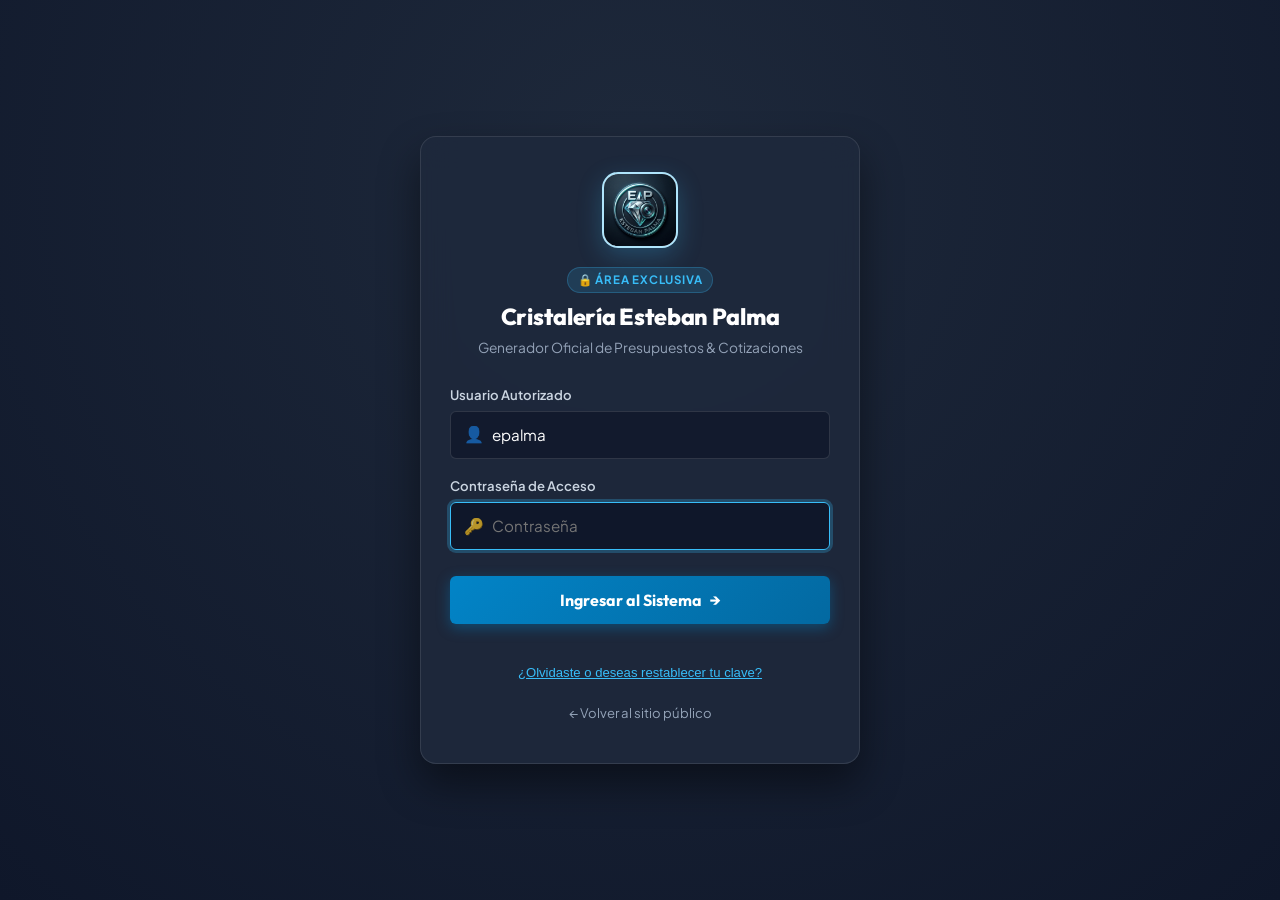
<file: admin.html>
<!DOCTYPE html>
<html lang="es">
<head>
  <meta charset="UTF-8" />
  <meta name="viewport" content="width=device-width, initial-scale=1.0, maximum-scale=1.0, user-scalable=no" />
  <title>Módulo Oficial de Presupuestos — Cristalería Esteban Palma</title>
  
  <!-- Favicon -->
  <link rel="icon" type="image/jpeg" href="assets/logo_esteban_palma.jpg" />
  <link rel="shortcut icon" type="image/jpeg" href="assets/logo_esteban_palma.jpg" />

  <!-- Google Fonts -->
  <link rel="preconnect" href="https://fonts.googleapis.com">
  <link rel="preconnect" href="https://fonts.gstatic.com" crossorigin>
  <link href="https://fonts.googleapis.com/css2?family=Outfit:wght@500;600;700;800&family=Plus+Jakarta+Sans:wght@400;500;600;700;800&display=swap" rel="stylesheet">

  <link rel="stylesheet" href="admin.css" />
</head>
<body class="auth-locked">

  <!-- ================= PANTALLA DE ACCESO / LOGIN (PROTECCIÓN) ================= -->
  <section class="auth-gate-screen" id="authGate">
    <div class="auth-card">
      <div class="auth-logo-wrap">
        <img src="assets/logo_esteban_palma.jpg" alt="Logo Oficial Esteban Palma" class="auth-logo" width="80" height="80" />
      </div>

      <div class="auth-header">
        <span class="auth-pill">🔒 Área Exclusiva</span>
        <h1 class="auth-title">Cristalería Esteban Palma</h1>
        <p class="auth-subtitle">Generador Oficial de Presupuestos & Cotizaciones</p>
      </div>

      <form id="loginForm" class="auth-form" onsubmit="return false;">
        <div class="auth-field">
          <label for="loginUser">Usuario Autorizado</label>
          <div class="auth-input-wrap">
            <span class="input-icon">👤</span>
            <input type="text" id="loginUser" autocomplete="username" placeholder="Usuario" required value="epalma" />
          </div>
        </div>

        <div class="auth-field">
          <label for="loginPass">Contraseña de Acceso</label>
          <div class="auth-input-wrap">
            <span class="input-icon">🔑</span>
            <input type="password" id="loginPass" autocomplete="current-password" placeholder="Contraseña" required autofocus />
          </div>
        </div>

        <div id="loginError" class="auth-alert error" style="display: none;"></div>

        <button type="submit" id="btnLogin" class="btn-auth-primary">
          <span>Ingresar al Sistema</span>
          <span class="btn-arrow">→</span>
        </button>

        <div class="auth-footer-actions">
          <button type="button" class="btn-link" id="btnForgotPass">
            ¿Olvidaste o deseas restablecer tu clave?
          </button>
          <a href="index.html" class="btn-back-public">
            ← Volver al sitio público
          </a>
        </div>
      </form>
    </div>
  </section>

  <!-- ================= MODAL RESTABLECER CONTRASEÑA ================= -->
  <div class="modal-backdrop" id="modalResetPass" style="display: none;">
    <div class="modal-card">
      <div class="modal-header">
        <h3>Restablecer Contraseña</h3>
        <button type="button" class="modal-close" onclick="closeModal('modalResetPass')">&times;</button>
      </div>
      <div class="modal-body">
        <p class="modal-desc">
          Para restablecer tu contraseña a los valores iniciales (<strong>palma00</strong>) o definir una nueva, ingresa tu <strong>PIN Maestro de Seguridad</strong> (RIF o PIN maestro).
        </p>

        <div class="auth-field">
          <label for="resetMasterPin">PIN Maestro de Seguridad</label>
          <input type="password" id="resetMasterPin" class="modal-input" placeholder="Ingresa PIN maestro (ej: 06341345)" />
        </div>

        <div class="auth-field">
          <label for="resetNewPass">Nueva Contraseña (Opcional, o dejar en blanco para palma00)</label>
          <input type="password" id="resetNewPass" class="modal-input" placeholder="Nueva clave deseada" />
        </div>

        <div id="resetError" class="auth-alert error" style="display: none;"></div>
        <div id="resetSuccess" class="auth-alert success" style="display: none;"></div>
      </div>
      <div class="modal-footer">
        <button type="button" class="btn-modal-secondary" onclick="closeModal('modalResetPass')">Cancelar</button>
        <button type="button" class="btn-modal-primary" id="btnConfirmReset">Restablecer Clave</button>
      </div>
    </div>
  </div>

  <!-- ================= MODAL CAMBIAR CONTRASEÑA ================= -->
  <div class="modal-backdrop" id="modalChangePass" style="display: none;">
    <div class="modal-card">
      <div class="modal-header">
        <h3>Cambiar Mi Contraseña</h3>
        <button type="button" class="modal-close" onclick="closeModal('modalChangePass')">&times;</button>
      </div>
      <div class="modal-body">
        <div class="auth-field">
          <label for="changeCurrentPass">Contraseña Actual</label>
          <input type="password" id="changeCurrentPass" class="modal-input" placeholder="Clave actual" />
        </div>

        <div class="auth-field">
          <label for="changeNewPass">Nueva Contraseña</label>
          <input type="password" id="changeNewPass" class="modal-input" placeholder="Mínimo 6 caracteres" />
        </div>

        <div class="auth-field">
          <label for="changeConfirmPass">Confirmar Nueva Contraseña</label>
          <input type="password" id="changeConfirmPass" class="modal-input" placeholder="Repite la nueva clave" />
        </div>

        <div id="changeError" class="auth-alert error" style="display: none;"></div>
        <div id="changeSuccess" class="auth-alert success" style="display: none;"></div>
      </div>
      <div class="modal-footer">
        <button type="button" class="btn-modal-secondary" onclick="closeModal('modalChangePass')">Cancelar</button>
        <button type="button" class="btn-modal-primary" id="btnConfirmChange">Guardar Nueva Clave</button>
      </div>
    </div>
  </div>

  <!-- ================= APLICACIÓN PRIVADA DEL COTIZADOR ================= -->
  <div class="app-protected-wrapper" id="appProtected" style="display: none;">

    <!-- Barra de Control Superior -->
    <header class="admin-topbar no-print">
      <div class="topbar-left">
        <div class="app-brand-pill">
          <img src="assets/logo_esteban_palma.jpg" alt="Logo" class="topbar-logo" />
          <div class="topbar-titles">
            <span class="topbar-name">CRISTALERÍA ESTEBAN PALMA</span>
            <span class="topbar-tag">Generador Oficial de Presupuestos</span>
          </div>
        </div>
      </div>

      <div class="topbar-center">
        <!-- Switch de Vistas en Móvil -->
        <div class="view-switcher" id="viewSwitcher">
          <button type="button" class="switch-btn active" id="btnViewEditor" onclick="switchView('editor')">
            📱 Modo Edición en Obra
          </button>
          <button type="button" class="switch-btn" id="btnViewPaper" onclick="switchView('paper')">
            📄 Vista Documento Oficial
          </button>
        </div>
      </div>

      <div class="topbar-actions">
        <div class="user-session-chip">
          <span class="user-dot"></span>
          <span class="user-label">epalma</span>
        </div>
        <button type="button" class="btn-topbar btn-sec" onclick="openModal('modalChangePass')" title="Cambiar Contraseña">
          🔑 Clave
        </button>
        <button type="button" class="btn-topbar btn-danger" id="btnLogout" title="Cerrar Sesión">
          🚪 Salir
        </button>
      </div>
    </header>

    <!-- Sub-Barra de Acciones Comerciales -->
    <nav class="action-subbar no-print">
      <div class="subbar-scroll">
        <div class="subbar-group">
          <button type="button" class="btn-action btn-add-m2" onclick="addNewRow('m2')" title="Agregar línea por metro cuadrado">
            ➕ Partida por m²
          </button>
          <button type="button" class="btn-action btn-add-fixed" onclick="addNewRow('fixed')" title="Agregar línea con monto fijo o piezas">
            ➕ Partida Fija ($)
          </button>
        </div>

        <div class="subbar-group">
          <button type="button" class="btn-action btn-template" onclick="loadTemplate('tiesto')" title="Cargar plantilla Constructora Tiesto">
            📋 Cargar Tiesto
          </button>
          <button type="button" class="btn-action btn-template" onclick="loadTemplate('ventanas')" title="Cargar plantilla Refinería">
            🪟 Cargar Ventanas
          </button>
          <button type="button" class="btn-action btn-template" onclick="clearTable()" title="Presupuesto en blanco">
            📄 En Blanco
          </button>
        </div>

        <div class="subbar-group">
          <button type="button" class="btn-action btn-save" onclick="saveToStorage()" title="Guardar borrador en el teléfono">
            💾 Guardar Borrador
          </button>
          <button type="button" class="btn-action btn-whatsapp-share" onclick="shareViaWhatsApp()" title="Compartir desglose formal por WhatsApp">
            💬 Enviar a WhatsApp
          </button>
          <button type="button" class="btn-action btn-print-pdf" onclick="window.print()" title="Imprimir o guardar en PDF limpio tamaño Carta">
            🖨️ Imprimir / PDF
          </button>
        </div>
      </div>
    </nav>

    <!-- Contenedor Principal -->
    <main class="app-main-content">

      <!-- VISTA 1: MODO EDICIÓN EN OBRA (CARDS APILABLES RESPONSIVAS PARA CELULAR) -->
      <section class="mobile-editor-section" id="mobileEditorView">
        
        <!-- Ficha Rápida del Cliente en Móvil -->
        <div class="mobile-card-panel client-quick-panel">
          <div class="panel-header">
            <h3>📋 Datos del Cliente y Obra</h3>
            <span class="badge-status">Cotización en Curso</span>
          </div>

          <div class="mobile-form-grid">
            <div class="m-field">
              <label>Cliente / Razón Social:</label>
              <input type="text" id="mClientName" class="m-input" placeholder="Ej: Constructora Tiesto" oninput="syncFromMobileInputs()" />
            </div>
            <div class="m-field">
              <label>Ubicación de la Obra:</label>
              <input type="text" id="mClientLocation" class="m-input" placeholder="Ej: Valencia, Edo. Carabobo" oninput="syncFromMobileInputs()" />
            </div>
            <div class="m-field">
              <label>Atención / Contacto:</label>
              <input type="text" id="mClientAttention" class="m-input" placeholder="Ej: Gerencia de Obras" oninput="syncFromMobileInputs()" />
            </div>
            <div class="m-field">
              <label>Objeto del Presupuesto:</label>
              <input type="text" id="mClientSubject" class="m-input" placeholder="Ej: Cristalería y Drywall" oninput="syncFromMobileInputs()" />
            </div>
            <div class="m-field-row">
              <div class="m-field">
                <label>N° Cotización:</label>
                <input type="text" id="mQuoteNumber" class="m-input" oninput="syncFromMobileInputs()" />
              </div>
              <div class="m-field">
                <label>Fecha:</label>
                <input type="text" id="mQuoteDate" class="m-input" oninput="syncFromMobileInputs()" />
              </div>
            </div>
          </div>
        </div>

        <!-- Lista de Tarjetas de Partidas en Móvil -->
        <div class="mobile-items-container">
          <div class="panel-header-sticky">
            <h3>🔨 Partidas y Servicios (<span id="mItemsCount">0</span>)</h3>
            <div class="header-btns">
              <button type="button" class="btn-pill-add m2" onclick="addNewRow('m2')">➕ m²</button>
              <button type="button" class="btn-pill-add fixed" onclick="addNewRow('fixed')">➕ Fija</button>
            </div>
          </div>

          <div id="mobileCardsList" class="mobile-cards-stack">
            <!-- Dynamic Mobile Cards injected here -->
          </div>
        </div>

        <!-- Totales Flotantes en Móvil -->
        <div class="mobile-totals-panel">
          <div class="m-totals-summary">
            <div class="m-total-item">
              <span>Subtotal Partidas Fijas:</span>
              <strong id="mValSubtotalFijo">$0,00 USD</strong>
            </div>
            <div class="m-total-item">
              <span>Anticipo Inicial (60%):</span>
              <strong class="highlight-accent" id="mValAnticipo">$0,00 USD</strong>
            </div>
            <div class="m-total-item major">
              <span>TOTAL GENERAL FIJO:</span>
              <strong class="highlight-primary" id="mValTotalFijo">$0,00 USD</strong>
            </div>
            <div class="m-totals-note" id="mTotalNote">
              + Partidas por m² según metraje final en obra
            </div>
          </div>

          <div class="m-bottom-actions">
            <button type="button" class="m-btn-share-wa" onclick="shareViaWhatsApp()">
              💬 Enviar Presupuesto a WhatsApp
            </button>
            <button type="button" class="m-btn-pdf" onclick="window.print()">
              🖨️ Ver / Descargar PDF
            </button>
          </div>
        </div>

      </section>

      <!-- VISTA 2: HOJA DOCUMENTAL OFICIAL TAMAÑO CARTA (PRINT & DESKTOP) -->
      <section class="paper-preview-section" id="paperPreviewView">
        <div class="paper-page-container">
          
          <article class="budget-official-sheet" id="budgetOfficialSheet">
            <div class="sheet-top-accent"></div>

            <!-- ENCABEZADO INSTITUCIONAL OFICIAL -->
            <header class="sheet-header">
              <div class="sheet-logo-box">
                <img src="assets/logo_esteban_palma.jpg" alt="Logo Cristalería Esteban Palma" class="sheet-logo-img" />
              </div>
              <div class="sheet-company-details">
                <h1 class="sheet-company-name" contenteditable="true" id="companyName">CRISTALERÍA ESTEBAN PALMA</h1>
                <p class="sheet-company-tagline" contenteditable="true" id="companyTagline">Cristalería Arquitectónica • Drywall • Revestimientos & Acabados</p>
                <div class="sheet-company-meta">
                  <div><strong>RIF:</strong> <span contenteditable="true">V-06341345-0</span> &nbsp;|&nbsp; <strong>Representante:</strong> <span contenteditable="true">Esteban Enrique Palma Trujillo</span></div>
                  <div><strong>Dirección:</strong> <span contenteditable="true">Sector El Rosario II, Av. Michelena N° 8, Local N° 2 — Güigüe, Edo. Carabobo</span></div>
                  <div><strong>Teléfonos:</strong> <span contenteditable="true">0412-887.83.91 / 0412-660.23.76</span> &nbsp;|&nbsp; <strong>WhatsApp:</strong> <span contenteditable="true">+58 414-435.45.65</span></div>
                </div>
              </div>

              <div class="sheet-quote-badge">
                <div class="badge-title">PRESUPUESTO</div>
                <div class="badge-row"><span>N° Cotización:</span> <strong contenteditable="true" id="quoteNumber">COT-2026-1027</strong></div>
                <div class="badge-row"><span>Fecha:</span> <strong contenteditable="true" id="quoteDate">12/11/2026</strong></div>
                <div class="badge-row"><span>Validez:</span> <strong contenteditable="true">15 Días</strong></div>
                <div class="badge-row"><span>Moneda:</span> <strong>Dólares ($ USD)</strong></div>
              </div>
            </header>

            <!-- FICHA DEL CLIENTE -->
            <section class="sheet-client-card">
              <div class="client-box">
                <span class="c-label">Cliente / Razón Social:</span>
                <span class="c-val strong" contenteditable="true" id="clientName">Constructora Tiesto</span>
              </div>
              <div class="client-box">
                <span class="c-label">Ubicación de la Obra:</span>
                <span class="c-val" contenteditable="true" id="clientLocation">Valencia, Edo. Carabobo, Venezuela</span>
              </div>
              <div class="client-box">
                <span class="c-label">Atención / Departamento:</span>
                <span class="c-val" contenteditable="true" id="clientAttention">Gerencia de Proyectos & Obras</span>
              </div>
              <div class="client-box">
                <span class="c-label">Objeto del Presupuesto:</span>
                <span class="c-val" contenteditable="true" id="clientSubject">Desmontaje, Playcem, Drywall, Pintura, Empastado, PVC y Wall Panel</span>
              </div>
            </section>

            <!-- SECCIÓN DETALLE DE PARTIDAS -->
            <section class="sheet-items-section">
              <div class="items-header-bar">
                <span class="bar-title">Detalle de Servicios y Suministros</span>
                <span class="bar-note">Precios expresados en Dólares ($ USD)</span>
              </div>

              <table class="official-table" id="officialItemsTable">
                <thead>
                  <tr>
                    <th style="width: 105px;" class="col-center">Cantidad / Medida</th>
                    <th>Concepto o Descripción Técnica del Servicio</th>
                    <th style="width: 110px;" class="col-right">P. Unitario ($ USD)</th>
                    <th style="width: 110px;" class="col-right">Total ($ USD)</th>
                    <th style="width: 70px;" class="col-center no-print">Acción</th>
                  </tr>
                </thead>
                <tbody id="officialItemsBody">
                  <!-- Dynamic rows injected here -->
                </tbody>
              </table>
            </section>

            <!-- RESUMEN FINANCIERO Y NOTA DE MEDICIÓN -->
            <section class="sheet-financial-grid">
              <div class="financial-note-box">
                <strong>📌 NOTA DE CUBICACIÓN Y FACTURACIÓN:</strong>
                <p contenteditable="true" id="notesText">
                  Los servicios especificados <em>"Por m²"</em> corresponden a tarifas unitarias fijas de mano de obra especializada. La facturación final de estos conceptos se liquidará de acuerdo al área real ejecutada y medida en obra de común acuerdo entre las partes.
                </p>
              </div>

              <div class="financial-totals-box">
                <div class="f-row">
                  <span id="labelPartidasFijas">Subtotal Partidas Fijas:</span>
                  <strong id="valSubtotalFijo">$660,00 USD</strong>
                </div>
                <div class="f-row">
                  <span id="labelAnticipo">Anticipo (60%):</span>
                  <strong style="color: #0284c7;" id="valAnticipo">$396,00 USD</strong>
                </div>
                <div class="f-row major">
                  <span>TOTAL GENERAL FIJO:</span>
                  <strong style="color: #0a2540;" id="valTotalFijo">$660,00 USD</strong>
                </div>
                <div class="f-currency-note" contenteditable="true" id="totalNote">
                  + Partidas por m² según metraje final en obra
                </div>
              </div>
            </section>

            <!-- CONDICIONES COMERCIALES (SIN MENCIÓN DE 12 MESES) -->
            <section class="sheet-conditions-container">
              <div class="conditions-title">
                Términos Comerciales & Estándares de Ejecución
              </div>
              <div class="conditions-grid" id="conditionsList">
                <div class="condition-item">
                  <strong>• Moneda Oficial:</strong> <span contenteditable="true">Todos los montos se encuentran expresados únicamente en <strong>Dólares Americanos ($ USD)</strong>.</span>
                </div>
                <div class="condition-item">
                  <strong>• Forma de Pago:</strong> <span contenteditable="true">60% de anticipo para inicio de labores; saldo restante por valuaciones semanales o al culminar los trabajos.</span>
                </div>
                <div class="condition-item">
                  <strong>• Personal Calificado:</strong> <span contenteditable="true">Técnicos especialistas con amplia experiencia en cristalería arquitectónica, drywall y sistemas CCTV.</span>
                </div>
                <div class="condition-item">
                  <strong>• Estándares de Calidad:</strong> <span contenteditable="true">Instalación y montaje bajo rigurosos estándares técnicos de aplomado, nivelación y fijación estructural.</span>
                </div>
              </div>
            </section>

            <!-- FIRMAS OFICIALES -->
            <footer class="sheet-signatures-area">
              <div class="sig-col">
                <div class="sig-line"></div>
                <div class="sig-name" contenteditable="true">Esteban Enrique Palma Trujillo</div>
                <div class="sig-role">Gerente — Cristalería Esteban Palma<br/>C.I. / RIF: V-06341345-0</div>
              </div>
              <div class="sig-col">
                <div class="sig-line"></div>
                <div class="sig-name" contenteditable="true">Aceptación del Cliente</div>
                <div class="sig-role" contenteditable="true">Firma Autorizada / Sello de la Empresa<br/>Fecha: _____ / _____ / 2026</div>
              </div>
            </footer>

            <!-- PIE DE HOJA -->
            <div class="sheet-page-footer">
              <span contenteditable="true">Cristalería Esteban Palma • Güigüe, Edo. Carabobo • Contacto: 0412-887.83.91 / 0414-435.45.65</span>
              <span contenteditable="true">Presupuesto Oficial • Validez: 15 Días</span>
            </div>

          </article>

        </div>
      </section>

    </main>

  </div>

  <!-- SCRIPT DE LÓGICA Y SEGURIDAD CRIPTOGRÁFICA -->
  <script src="admin.js"></script>
</body>
</html>
</file>
<file: styles.css>
/* ==========================================================================
   ESTEBAN PALMA - CRISTALERÍA, DRYWALL & SEGURIDAD ELECTRÓNICA
   Design System & Modern Glassmorphic Stylesheet
   ========================================================================== */

:root {
  /* Color Palette */
  --bg-main: #0a0e17;
  --bg-card: rgba(18, 26, 44, 0.75);
  --bg-card-hover: rgba(26, 38, 64, 0.85);
  --bg-surface: #0f172a;
  --bg-surface-elevated: #162035;
  --bg-glass: rgba(15, 23, 42, 0.65);
  --border-glass: rgba(255, 255, 255, 0.08);
  --border-glass-hover: rgba(56, 189, 248, 0.4);

  /* Primary Brand Accents (Cyan / Crystal & Security Blue) */
  --primary: #0284c7;
  --primary-light: #38bdf8;
  --primary-glow: rgba(56, 189, 248, 0.25);
  --secondary: #0d9488;
  --secondary-light: #2dd4bf;
  --accent-gold: #f59e0b;
  --accent-gold-glow: rgba(245, 158, 11, 0.2);
  --accent-youtube: #ff0000;
  --accent-youtube-glow: rgba(255, 0, 0, 0.25);
  --accent-whatsapp: #25d366;
  --accent-whatsapp-glow: rgba(37, 211, 102, 0.3);

  /* Text Colors */
  --text-main: #f8fafc;
  --text-muted: #94a3b8;
  --text-dim: #64748b;
  --text-highlight: #e0f2fe;

  /* Typography */
  --font-heading: 'Outfit', -apple-system, BlinkMacSystemFont, 'Segoe UI', Roboto, sans-serif;
  --font-body: 'Plus Jakarta Sans', -apple-system, BlinkMacSystemFont, 'Segoe UI', Roboto, sans-serif;

  /* Gradients */
  --grad-hero: linear-gradient(135deg, #0284c7 0%, #0d9488 50%, #38bdf8 100%);
  --grad-card-glass: linear-gradient(135deg, rgba(255, 255, 255, 0.05) 0%, rgba(255, 255, 255, 0.01) 100%);
  --grad-accent: linear-gradient(135deg, #38bdf8 0%, #0284c7 100%);
  --grad-security: linear-gradient(135deg, #3b82f6 0%, #1d4ed8 100%);
  --grad-dark-overlay: linear-gradient(to top, rgba(10, 14, 23, 0.95) 0%, rgba(10, 14, 23, 0.4) 60%, transparent 100%);

  /* Shadows */
  --shadow-sm: 0 2px 8px rgba(0, 0, 0, 0.3);
  --shadow-md: 0 8px 24px rgba(0, 0, 0, 0.4);
  --shadow-lg: 0 16px 40px rgba(0, 0, 0, 0.6);
  --shadow-glow: 0 0 30px rgba(56, 189, 248, 0.2);
  --shadow-wa: 0 8px 25px rgba(37, 211, 102, 0.35);

  /* Transitions */
  --transition-fast: 0.2s cubic-bezier(0.4, 0, 0.2, 1);
  --transition-normal: 0.3s cubic-bezier(0.4, 0, 0.2, 1);
  --transition-smooth: 0.5s cubic-bezier(0.16, 1, 0.3, 1);

  /* Radius */
  --radius-sm: 8px;
  --radius-md: 14px;
  --radius-lg: 20px;
  --radius-xl: 28px;
  --radius-full: 9999px;
}

/* ==========================================================================
   Base & Resets
   ========================================================================== */
*, *::before, *::after {
  box-sizing: border-box;
  margin: 0;
  padding: 0;
}

html {
  scroll-behavior: smooth;
  scroll-padding-top: 84px;
  font-size: 16px;
  color-scheme: dark;
}

@media (prefers-reduced-motion: reduce) {
  html {
    scroll-behavior: auto;
  }
}

section[id],
#divisiones {
  scroll-margin-top: 84px;
}

body {
  background-color: var(--bg-main);
  color: var(--text-main);
  font-family: var(--font-body);
  line-height: 1.6;
  overflow-x: hidden;
  -webkit-font-smoothing: antialiased;
  background-image: 
    radial-gradient(circle at 15% 10%, rgba(2, 132, 199, 0.12) 0%, transparent 40%),
    radial-gradient(circle at 85% 60%, rgba(13, 148, 136, 0.1) 0%, transparent 45%),
    radial-gradient(circle at 50% 90%, rgba(56, 189, 248, 0.08) 0%, transparent 50%);
  background-attachment: fixed;
}

img, video {
  max-width: 100%;
  height: auto;
  display: block;
}

a {
  color: inherit;
  text-decoration: none;
  transition: var(--transition-fast);
}

button, input, select, textarea {
  font-family: inherit;
  font-size: inherit;
  color: inherit;
  border: none;
  outline: none;
}

button {
  cursor: pointer;
}

.container {
  width: 100%;
  max-width: 1240px;
  margin: 0 auto;
  padding: 0 1.5rem;
}

/* ==========================================================================
   Typography & Utilities
   ========================================================================== */
h1, h2, h3, h4, h5, h6 {
  font-family: var(--font-heading);
  font-weight: 700;
  line-height: 1.2;
  color: var(--text-main);
}

.gradient-text {
  background: var(--grad-hero);
  -webkit-background-clip: text;
  -webkit-text-fill-color: transparent;
  display: inline-block;
}

.section-tag {
  display: inline-flex;
  align-items: center;
  gap: 0.5rem;
  background: rgba(56, 189, 248, 0.1);
  color: var(--primary-light);
  border: 1px solid rgba(56, 189, 248, 0.25);
  padding: 0.4rem 1rem;
  border-radius: var(--radius-full);
  font-size: 0.85rem;
  font-weight: 600;
  text-transform: uppercase;
  letter-spacing: 0.08em;
  margin-bottom: 1rem;
}

.section-header {
  text-align: center;
  max-width: 780px;
  margin: 0 auto 3.5rem auto;
}

.section-header h2 {
  font-size: clamp(2rem, 3.5vw, 2.75rem);
  margin-bottom: 1rem;
  letter-spacing: -0.02em;
}

.section-header p {
  color: var(--text-muted);
  font-size: 1.1rem;
}

/* ==========================================================================
   Buttons
   ========================================================================== */
.btn {
  display: inline-flex;
  align-items: center;
  justify-content: center;
  gap: 0.6rem;
  padding: 0.85rem 1.6rem;
  border-radius: var(--radius-full);
  font-weight: 600;
  font-size: 0.95rem;
  transition: all var(--transition-normal);
  text-align: center;
  white-space: nowrap;
}

.btn-primary {
  background: var(--grad-accent);
  color: #fff;
  box-shadow: 0 4px 20px rgba(56, 189, 248, 0.35);
}

.btn-primary:hover {
  transform: translateY(-2px);
  box-shadow: 0 6px 25px rgba(56, 189, 248, 0.5);
  filter: brightness(1.08);
}

.btn-whatsapp {
  background: #25d366;
  color: #ffffff;
  box-shadow: var(--shadow-wa);
  font-weight: 700;
}

.btn-whatsapp:hover {
  background: #20bd5a;
  transform: translateY(-2px);
  box-shadow: 0 8px 30px rgba(37, 211, 102, 0.5);
}

.btn-youtube {
  background: #ff0000;
  color: #ffffff;
  box-shadow: 0 4px 20px var(--accent-youtube-glow);
}

.btn-youtube:hover {
  background: #cc0000;
  transform: translateY(-2px);
  box-shadow: 0 6px 25px rgba(255, 0, 0, 0.45);
}

.btn-tiktok {
  background: #000000;
  color: #ffffff;
  border: 1px solid rgba(254, 44, 85, 0.45);
  box-shadow: 0 4px 18px rgba(254, 44, 85, 0.25), 0 0 10px rgba(0, 242, 254, 0.2);
}

.btn-tiktok:hover {
  background: #0a0a0f;
  border-color: #fe2c55;
  color: #ffffff;
  transform: translateY(-2px);
  box-shadow: 0 6px 25px rgba(254, 44, 85, 0.45), 0 0 18px rgba(0, 242, 254, 0.35);
}

.btn-outline {
  background: rgba(255, 255, 255, 0.05);
  border: 1px solid var(--border-glass);
  color: var(--text-main);
  backdrop-filter: blur(10px);
}

.btn-outline:hover {
  background: rgba(255, 255, 255, 0.12);
  border-color: var(--primary-light);
  transform: translateY(-2px);
}

.btn-sm {
  padding: 0.55rem 1.1rem;
  font-size: 0.85rem;
}

.btn-lg {
  padding: 1rem 2rem;
  font-size: 1.05rem;
}

/* ==========================================================================
   Header & Navigation
   ========================================================================== */
.site-header {
  position: sticky;
  top: 0;
  z-index: 1000;
  background: rgba(10, 14, 23, 0.88);
  backdrop-filter: blur(18px);
  -webkit-backdrop-filter: blur(18px);
  border-bottom: 1px solid var(--border-glass);
  transition: all var(--transition-normal);
}

.site-header .container {
  max-width: 1420px;
  padding: 0 1.75rem;
}

.header-inner {
  display: flex;
  align-items: center;
  justify-content: space-between;
  gap: 1.5rem;
  padding: 0.75rem 0;
}

.brand-logo {
  display: flex;
  align-items: center;
  gap: 0.85rem;
  flex-shrink: 0;
  margin-right: 0.5rem;
}

.logo-icon {
  width: 46px;
  height: 46px;
  border-radius: var(--radius-md);
  background: #000;
  border: 1.5px solid rgba(56, 189, 248, 0.45);
  display: flex;
  align-items: center;
  justify-content: center;
  overflow: hidden;
  box-shadow: 0 0 16px var(--primary-glow);
  flex-shrink: 0;
}

.brand-logo-img {
  width: 100%;
  height: 100%;
  object-fit: cover;
  border-radius: inherit;
  transition: transform var(--transition-fast);
}

.brand-logo:hover .brand-logo-img {
  transform: scale(1.08);
}

.brand-text {
  display: flex;
  flex-direction: column;
  white-space: nowrap;
}

.brand-title {
  font-size: 1.2rem;
  font-weight: 800;
  letter-spacing: -0.015em;
  color: #fff;
  line-height: 1.15;
}

.brand-subtitle {
  font-size: 0.67rem;
  color: var(--primary-light);
  font-weight: 600;
  letter-spacing: 0.035em;
  text-transform: uppercase;
}

.site-header nav {
  display: flex;
  align-items: center;
  justify-content: center;
  flex: 1 1 auto;
}

.nav-menu {
  display: flex;
  align-items: center;
  justify-content: center;
  gap: 1.25rem;
  list-style: none;
  margin: 0;
  padding: 0;
}

.nav-link {
  font-size: 0.88rem;
  font-weight: 500;
  color: var(--text-muted);
  position: relative;
  padding: 0.35rem 0.2rem;
  white-space: nowrap;
  letter-spacing: 0.01em;
}

.nav-link:hover, .nav-link.active {
  color: #fff;
}

.nav-link::after {
  content: '';
  position: absolute;
  bottom: 0;
  left: 0;
  width: 0%;
  height: 2px;
  background: var(--primary-light);
  border-radius: 2px;
  transition: var(--transition-fast);
}

.nav-link:hover::after, .nav-link.active::after {
  width: 100%;
}

.header-actions {
  display: flex;
  align-items: center;
  gap: 0.75rem;
  flex-shrink: 0;
  margin-left: 0.5rem;
}

.header-socials {
  display: flex;
  align-items: center;
  gap: 0.5rem;
  flex-shrink: 0;
}

.header-social-link {
  width: 36px;
  height: 36px;
  border-radius: 50%;
  display: flex;
  align-items: center;
  justify-content: center;
  background: rgba(255, 255, 255, 0.05);
  border: 1px solid var(--border-glass);
  color: #fff;
  transition: all var(--transition-fast);
  flex-shrink: 0;
}

.header-social-link svg {
  width: 16px;
  height: 16px;
}

.header-social-link.yt:hover {
  background: #ff0000;
  border-color: #ff0000;
  transform: translateY(-2px);
  box-shadow: 0 4px 14px rgba(255, 0, 0, 0.45);
}

.header-social-link.tt:hover {
  background: #000000;
  border-color: #fe2c55;
  color: #fe2c55;
  transform: translateY(-2px);
  box-shadow: 0 4px 14px rgba(254, 44, 85, 0.45);
}

.mobile-toggle {
  display: none;
  background: rgba(255, 255, 255, 0.05);
  border: 1px solid var(--border-glass);
  color: #fff;
  padding: 0;
  border-radius: var(--radius-sm);
  width: 48px;
  height: 48px;
  min-width: 48px;
  min-height: 48px;
  flex-direction: column;
  justify-content: center;
  align-items: center;
  gap: 5px;
  cursor: pointer;
  transition: all var(--transition-fast);
}

.mobile-toggle:hover {
  background: rgba(255, 255, 255, 0.1);
  border-color: var(--primary-light);
}

.hamburger-bar {
  display: block;
  width: 22px;
  height: 2px;
  background-color: #ffffff;
  border-radius: 2px;
  transition: all 0.25s cubic-bezier(0.4, 0, 0.2, 1);
}

.mobile-toggle.active .hamburger-bar:nth-child(1) {
  transform: translateY(7px) rotate(45deg);
}

.mobile-toggle.active .hamburger-bar:nth-child(2) {
  opacity: 0;
  transform: scaleX(0);
}

.mobile-toggle.active .hamburger-bar:nth-child(3) {
  transform: translateY(-7px) rotate(-45deg);
}

/* ==========================================================================
   Hero Section
   ========================================================================== */
.hero-section {
  position: relative;
  padding: 5rem 0 4rem 0;
  overflow: hidden;
}

.hero-glow-1 {
  position: absolute;
  top: -100px;
  left: 50%;
  transform: translateX(-50%);
  width: 600px;
  height: 400px;
  background: radial-gradient(circle, rgba(56, 189, 248, 0.15) 0%, transparent 70%);
  pointer-events: none;
  z-index: 0;
}

.hero-content {
  position: relative;
  z-index: 1;
  text-align: center;
  max-width: 960px;
  margin: 0 auto;
}

.hero-badge-wrap {
  display: flex;
  justify-content: center;
  margin-bottom: 1.5rem;
}

.hero-badge {
  display: inline-flex;
  align-items: center;
  gap: 0.6rem;
  background: rgba(15, 23, 42, 0.8);
  border: 1px solid rgba(56, 189, 248, 0.3);
  padding: 0.45rem 1.1rem;
  border-radius: var(--radius-full);
  font-size: 0.88rem;
  font-weight: 600;
  color: var(--text-highlight);
  backdrop-filter: blur(10px);
  box-shadow: 0 4px 15px rgba(0, 0, 0, 0.3);
}

.badge-dot {
  width: 8px;
  height: 8px;
  flex-shrink: 0;
  border-radius: 50%;
  background: var(--accent-whatsapp);
  box-shadow: 0 0 10px var(--accent-whatsapp);
  animation: pulse-dot 2s infinite;
}

@keyframes pulse-dot {
  0% { transform: scale(0.95); opacity: 0.8; }
  50% { transform: scale(1.2); opacity: 1; }
  100% { transform: scale(0.95); opacity: 0.8; }
}

.hero-title {
  font-size: clamp(2.4rem, 5vw, 3.8rem);
  font-weight: 800;
  letter-spacing: -0.03em;
  margin-bottom: 1.4rem;
  line-height: 1.12;
}

.hero-description {
  font-size: clamp(1.05rem, 2vw, 1.25rem);
  color: var(--text-muted);
  max-width: 800px;
  margin: 0 auto 2.5rem auto;
  line-height: 1.6;
}

.hero-cta-group {
  display: flex;
  align-items: center;
  justify-content: center;
  gap: 1rem;
  flex-wrap: wrap;
  margin-bottom: 3.5rem;
}

.hero-social-pills {
  display: flex;
  align-items: center;
  gap: 0.75rem;
}

/* Hero Dual Divisions Cards */
.hero-divisions {
  display: grid;
  grid-template-columns: repeat(2, 1fr);
  gap: 1.75rem;
  margin-top: 2rem;
  text-align: left;
}

.division-hero-card {
  position: relative;
  border-radius: var(--radius-xl);
  overflow: hidden;
  border: 1px solid var(--border-glass);
  background: var(--bg-card);
  backdrop-filter: blur(14px);
  box-shadow: var(--shadow-md);
  transition: all var(--transition-normal);
  display: flex;
  flex-direction: column;
}

.division-hero-card:hover {
  transform: translateY(-6px);
  border-color: var(--border-glass-hover);
  box-shadow: var(--shadow-lg), var(--shadow-glow);
}

.division-card-img-wrap {
  position: relative;
  height: 220px;
  overflow: hidden;
}

.division-card-img-wrap img {
  width: 100%;
  height: 100%;
  object-fit: cover;
  transition: transform var(--transition-smooth);
}

.division-hero-card:hover .division-card-img-wrap img {
  transform: scale(1.06);
}

.division-img-overlay {
  position: absolute;
  inset: 0;
  background: var(--grad-dark-overlay);
}

.division-pill {
  position: absolute;
  top: 1rem;
  left: 1rem;
  background: rgba(10, 14, 23, 0.85);
  backdrop-filter: blur(8px);
  border: 1px solid var(--border-glass);
  padding: 0.35rem 0.85rem;
  border-radius: var(--radius-full);
  font-size: 0.78rem;
  font-weight: 700;
  display: flex;
  align-items: center;
  gap: 0.4rem;
  color: #fff;
}

.division-card-body {
  padding: 1.75rem;
  display: flex;
  flex-direction: column;
  flex-grow: 1;
}

.division-card-body h3 {
  font-size: 1.45rem;
  margin-bottom: 0.6rem;
}

.division-card-body p {
  color: var(--text-muted);
  font-size: 0.95rem;
  margin-bottom: 1.25rem;
  flex-grow: 1;
}

.division-tags {
  display: flex;
  flex-wrap: wrap;
  gap: 0.5rem;
  margin-bottom: 1.5rem;
}

.division-tag {
  background: rgba(255, 255, 255, 0.05);
  border: 1px solid rgba(255, 255, 255, 0.08);
  font-size: 0.75rem;
  padding: 0.25rem 0.65rem;
  border-radius: var(--radius-full);
  color: var(--text-highlight);
}

.division-btn-link {
  display: inline-flex;
  align-items: center;
  gap: 0.5rem;
  font-weight: 700;
  font-size: 0.92rem;
  color: var(--primary-light);
  margin-top: auto;
}

.division-btn-link:hover {
  color: #fff;
  gap: 0.75rem;
}

/* Trust Stats Bar */
.trust-bar {
  margin-top: 4rem;
  background: var(--bg-card);
  border: 1px solid var(--border-glass);
  border-radius: var(--radius-lg);
  padding: 1.75rem 2rem;
  backdrop-filter: blur(12px);
  display: grid;
  grid-template-columns: repeat(4, 1fr);
  gap: 1.5rem;
}

.trust-item {
  display: flex;
  align-items: center;
  gap: 1rem;
}

.trust-icon {
  width: 48px;
  height: 48px;
  border-radius: var(--radius-md);
  background: rgba(56, 189, 248, 0.1);
  border: 1px solid rgba(56, 189, 248, 0.2);
  display: flex;
  align-items: center;
  justify-content: center;
  color: var(--primary-light);
  flex-shrink: 0;
}

.trust-data h4 {
  font-size: 1.25rem;
  font-weight: 800;
  color: #fff;
  line-height: 1.1;
}

.trust-data span {
  font-size: 0.8rem;
  color: var(--text-muted);
}

/* ==========================================================================
   Multimedia & Social Showcase Section (YouTube & TikTok)
   ========================================================================== */
.multimedia-section {
  padding: 4.5rem 0;
  position: relative;
}

.multimedia-dual-grid {
  display: grid;
  grid-template-columns: 1fr 1fr;
  gap: 2rem;
  margin-top: 2.5rem;
}

.channel-card {
  position: relative;
  border-radius: var(--radius-xl);
  padding: 2.5rem;
  backdrop-filter: blur(16px);
  display: flex;
  flex-direction: column;
  justify-content: space-between;
  overflow: hidden;
  transition: all var(--transition-normal);
  border: 1px solid var(--border-glass);
  box-shadow: var(--shadow-md);
}

.channel-card:hover {
  transform: translateY(-5px);
  box-shadow: var(--shadow-lg);
}

/* YouTube Card Theme */
.channel-card.yt-card {
  background: linear-gradient(145deg, rgba(255, 0, 0, 0.12) 0%, rgba(15, 23, 42, 0.85) 60%, rgba(30, 41, 59, 0.7) 100%);
  border-color: rgba(255, 0, 0, 0.35);
}

.channel-card.yt-card:hover {
  border-color: rgba(255, 0, 0, 0.6);
  box-shadow: 0 12px 35px rgba(255, 0, 0, 0.2);
}

.channel-card .yt-badge {
  display: inline-flex;
  align-items: center;
  gap: 0.5rem;
  background: rgba(255, 0, 0, 0.2);
  border: 1px solid rgba(255, 0, 0, 0.45);
  color: #ff6b6b;
  padding: 0.35rem 0.9rem;
  border-radius: var(--radius-full);
  font-size: 0.82rem;
  font-weight: 700;
  width: fit-content;
  margin-bottom: 1.25rem;
}

.channel-card .yt-badge svg {
  width: 18px;
  height: 18px;
  fill: #ff0000;
}

/* TikTok Card Theme */
.channel-card.tiktok-card {
  background: linear-gradient(145deg, rgba(254, 44, 85, 0.12) 0%, rgba(10, 14, 23, 0.9) 50%, rgba(0, 242, 254, 0.08) 100%);
  border-color: rgba(254, 44, 85, 0.35);
}

.channel-card.tiktok-card:hover {
  border-color: rgba(254, 44, 85, 0.65);
  box-shadow: 0 12px 35px rgba(254, 44, 85, 0.25), 0 0 20px rgba(0, 242, 254, 0.15);
}

.channel-card .tiktok-badge {
  display: inline-flex;
  align-items: center;
  gap: 0.5rem;
  background: rgba(0, 0, 0, 0.65);
  border: 1px solid rgba(254, 44, 85, 0.5);
  color: #fff;
  padding: 0.35rem 0.9rem;
  border-radius: var(--radius-full);
  font-size: 0.82rem;
  font-weight: 700;
  width: fit-content;
  margin-bottom: 1.25rem;
  box-shadow: 0 0 12px rgba(254, 44, 85, 0.2);
}

.channel-card .tiktok-badge svg {
  width: 16px;
  height: 16px;
  fill: #fe2c55;
}

.channel-header h3 {
  font-size: 1.65rem;
  margin-bottom: 0.6rem;
  color: #fff;
  overflow-wrap: anywhere;
}

.channel-header p {
  color: var(--text-muted);
  font-size: 0.96rem;
  line-height: 1.6;
  margin-bottom: 1.5rem;
}

.channel-features {
  display: flex;
  flex-direction: column;
  gap: 0.75rem;
  background: rgba(0, 0, 0, 0.35);
  border: 1px solid var(--border-glass);
  padding: 1.25rem;
  border-radius: var(--radius-md);
  margin-bottom: 1.75rem;
}

.ch-feat-item {
  display: flex;
  align-items: center;
  gap: 0.75rem;
  font-size: 0.9rem;
  color: var(--text-highlight);
}

.ch-feat-item span.icon {
  font-size: 1.1rem;
  flex-shrink: 0;
}

.channel-actions {
  display: flex;
  align-items: center;
  gap: 0.85rem;
  flex-wrap: wrap;
  margin-top: auto;
}

/* ==========================================================================
   Services Section (Grid & Cards)
   ========================================================================== */
.services-section {
  padding: 5rem 0;
}

.services-grid {
  display: grid;
  grid-template-columns: repeat(3, 1fr);
  gap: 1.75rem;
}

.service-card {
  background: var(--bg-card);
  border: 1px solid var(--border-glass);
  border-radius: var(--radius-lg);
  padding: 2.2rem 1.8rem;
  transition: all var(--transition-normal);
  display: flex;
  flex-direction: column;
  position: relative;
  overflow: hidden;
}

.service-card::before {
  content: '';
  position: absolute;
  top: 0;
  left: 0;
  width: 100%;
  height: 3px;
  background: var(--grad-hero);
  opacity: 0;
  transition: opacity var(--transition-fast);
}

.service-card:hover {
  transform: translateY(-6px);
  border-color: var(--border-glass-hover);
  background: var(--bg-card-hover);
  box-shadow: var(--shadow-md);
}

.service-card:hover::before {
  opacity: 1;
}

.service-icon-wrap {
  width: 56px;
  height: 56px;
  border-radius: var(--radius-md);
  background: rgba(56, 189, 248, 0.1);
  border: 1px solid rgba(56, 189, 248, 0.25);
  display: flex;
  align-items: center;
  justify-content: center;
  color: var(--primary-light);
  margin-bottom: 1.5rem;
  font-size: 1.5rem;
}

.service-card h3 {
  font-size: 1.3rem;
  margin-bottom: 0.75rem;
}

.service-card p {
  color: var(--text-muted);
  font-size: 0.92rem;
  margin-bottom: 1.5rem;
  line-height: 1.6;
  flex-grow: 1;
}

.service-bullets {
  list-style: none;
  margin-bottom: 1.5rem;
  display: flex;
  flex-direction: column;
  gap: 0.5rem;
}

.service-bullets li {
  display: flex;
  align-items: center;
  gap: 0.5rem;
  font-size: 0.85rem;
  color: var(--text-highlight);
}

.service-bullets li::before {
  content: '✓';
  color: var(--secondary-light);
  font-weight: bold;
}

.service-cta-btn {
  margin-top: auto;
  font-size: 0.85rem;
  font-weight: 600;
  color: var(--primary-light);
  display: inline-flex;
  align-items: center;
  gap: 0.4rem;
}

.service-cta-btn:hover {
  color: #fff;
  gap: 0.6rem;
}

/* ==========================================================================
   Corporate Solutions & B2B Enterprise Section
   ========================================================================== */
.corporate-section {
  padding: 5.5rem 0;
  position: relative;
  background: linear-gradient(180deg, transparent 0%, rgba(15, 23, 42, 0.6) 50%, transparent 100%);
}

.corporate-badge-pill {
  display: inline-flex;
  align-items: center;
  gap: 0.5rem;
  background: rgba(56, 189, 248, 0.12);
  border: 1px solid rgba(56, 189, 248, 0.3);
  color: var(--primary-light);
  padding: 0.35rem 0.95rem;
  border-radius: var(--radius-full);
  font-size: 0.8rem;
  font-weight: 700;
  text-transform: uppercase;
  letter-spacing: 0.05em;
  margin-bottom: 1rem;
}

.corporate-grid {
  display: grid;
  grid-template-columns: repeat(2, 1fr);
  gap: 2rem;
  margin-top: 3rem;
}

.corporate-card {
  background: var(--bg-card);
  border: 1px solid var(--border-glass);
  border-radius: var(--radius-xl);
  padding: 2.5rem;
  display: flex;
  flex-direction: column;
  position: relative;
  overflow: hidden;
  transition: all var(--transition-normal);
}

.corporate-card::before {
  content: '';
  position: absolute;
  top: 0;
  left: 0;
  width: 100%;
  height: 4px;
  background: var(--grad-hero);
  opacity: 0.8;
}

.corporate-card:hover {
  transform: translateY(-5px);
  border-color: rgba(56, 189, 248, 0.4);
  box-shadow: 0 16px 36px rgba(0, 0, 0, 0.5), 0 0 25px rgba(56, 189, 248, 0.15);
}

.corp-card-header {
  display: flex;
  align-items: center;
  gap: 1.25rem;
  margin-bottom: 1.25rem;
}

.corp-card-icon {
  width: 56px;
  height: 56px;
  border-radius: var(--radius-md);
  background: rgba(56, 189, 248, 0.1);
  border: 1px solid rgba(56, 189, 248, 0.25);
  display: flex;
  align-items: center;
  justify-content: center;
  font-size: 1.8rem;
  color: var(--primary-light);
  flex-shrink: 0;
}

.corp-card-title-wrap h3 {
  font-size: 1.45rem;
  color: #fff;
  margin-bottom: 0.25rem;
}

.corp-card-subtitle {
  font-size: 0.82rem;
  color: var(--primary-light);
  font-weight: 600;
  text-transform: uppercase;
  letter-spacing: 0.04em;
}

.corporate-card p {
  color: var(--text-muted);
  font-size: 0.95rem;
  line-height: 1.6;
  margin-bottom: 1.5rem;
}

.corp-specs-list {
  list-style: none;
  display: flex;
  flex-direction: column;
  gap: 0.65rem;
  margin-bottom: 1.75rem;
  padding-left: 0;
}

.corp-specs-list li {
  display: flex;
  align-items: flex-start;
  gap: 0.65rem;
  font-size: 0.9rem;
  color: var(--text-highlight);
}

.corp-specs-list li span.check {
  color: var(--secondary-light);
  font-weight: 800;
  flex-shrink: 0;
}

.corp-card-case {
  margin-top: auto;
  background: rgba(0, 0, 0, 0.25);
  border-left: 3px solid var(--primary-light);
  padding: 0.85rem 1rem;
  border-radius: 0 var(--radius-sm) var(--radius-sm) 0;
  font-size: 0.85rem;
  color: var(--text-muted);
}

.corp-card-case strong {
  color: #fff;
}

/* Corporate Standards & Trust Grid */
.corporate-standards-wrap {
  margin-top: 4.5rem;
}

.standards-header {
  text-align: center;
  max-width: 700px;
  margin: 0 auto 2.5rem auto;
}

.standards-header h3 {
  font-size: 1.85rem;
  margin-bottom: 0.6rem;
}

.standards-header p {
  color: var(--text-muted);
  font-size: 0.95rem;
}

.standards-grid {
  display: grid;
  grid-template-columns: repeat(3, 1fr);
  gap: 1.5rem;
}

.standard-card {
  background: rgba(18, 26, 44, 0.6);
  border: 1px solid var(--border-glass);
  border-radius: var(--radius-lg);
  padding: 1.75rem 1.5rem;
  backdrop-filter: blur(10px);
  transition: all var(--transition-fast);
}

.standard-card:hover {
  background: rgba(26, 38, 64, 0.75);
  border-color: rgba(56, 189, 248, 0.35);
  transform: translateY(-3px);
}

.standard-icon {
  font-size: 2rem;
  margin-bottom: 1rem;
}

.standard-card h4 {
  font-size: 1.15rem;
  margin-bottom: 0.5rem;
  color: #fff;
}

.standard-card p {
  color: var(--text-muted);
  font-size: 0.88rem;
  line-height: 1.55;
}

/* Workflow 4 Steps */
.workflow-wrap {
  margin-top: 4.5rem;
  background: var(--bg-card);
  border: 1px solid var(--border-glass);
  border-radius: var(--radius-xl);
  padding: 3rem 2.5rem;
}

.workflow-header {
  text-align: center;
  max-width: 650px;
  margin: 0 auto 2.5rem auto;
}

.workflow-header h3 {
  font-size: 1.75rem;
  margin-bottom: 0.5rem;
}

.workflow-steps {
  display: grid;
  grid-template-columns: repeat(4, 1fr);
  gap: 1.5rem;
  position: relative;
}

.workflow-step {
  display: flex;
  flex-direction: column;
  align-items: flex-start;
  position: relative;
}

.step-num-badge {
  width: 42px;
  height: 42px;
  border-radius: var(--radius-md);
  background: var(--grad-hero);
  color: #fff;
  font-weight: 800;
  font-size: 1.1rem;
  display: flex;
  align-items: center;
  justify-content: center;
  margin-bottom: 1rem;
  box-shadow: 0 4px 15px rgba(56, 189, 248, 0.35);
}

.workflow-step h4 {
  font-size: 1.05rem;
  margin-bottom: 0.4rem;
  color: #fff;
}

.workflow-step p {
  color: var(--text-muted);
  font-size: 0.85rem;
  line-height: 1.5;
}

/* Corporate Bottom Call to Action Banner */
.corporate-cta-banner {
  margin-top: 3.5rem;
  background: linear-gradient(135deg, rgba(2, 132, 199, 0.2) 0%, rgba(13, 148, 136, 0.25) 50%, rgba(15, 23, 42, 0.9) 100%);
  border: 1px solid rgba(56, 189, 248, 0.35);
  border-radius: var(--radius-xl);
  padding: 2.25rem 2.75rem;
  display: flex;
  align-items: center;
  justify-content: space-between;
  gap: 2rem;
  box-shadow: 0 10px 30px rgba(0, 0, 0, 0.4);
}

.corp-cta-info h3 {
  font-size: 1.5rem;
  margin-bottom: 0.4rem;
}

.corp-cta-info p {
  color: var(--text-highlight);
  font-size: 0.95rem;
}

.corp-cta-actions {
  display: flex;
  align-items: center;
  gap: 1rem;
  flex-shrink: 0;
}

/* ==========================================================================
   Portfolio Gallery Section
   ========================================================================== */
.portfolio-section {
  padding: 5rem 0;
  position: relative;
}

/* Filter Controls */
.portfolio-filters-wrap {
  display: flex;
  align-items: center;
  justify-content: center;
  flex-wrap: wrap;
  gap: 0.75rem;
  margin-bottom: 3rem;
}

.filter-btn {
  display: inline-flex;
  align-items: center;
  gap: 0.55rem;
  background: rgba(15, 23, 42, 0.7);
  border: 1px solid var(--border-glass);
  color: var(--text-muted);
  padding: 0.65rem 1.25rem;
  border-radius: var(--radius-full);
  font-size: 0.9rem;
  font-weight: 600;
  transition: all var(--transition-normal);
  backdrop-filter: blur(8px);
}

.filter-btn:hover {
  color: #fff;
  border-color: rgba(56, 189, 248, 0.3);
  background: rgba(26, 38, 64, 0.8);
}

.filter-btn.active {
  background: var(--primary);
  border-color: var(--primary-light);
  color: #ffffff;
  box-shadow: 0 4px 15px var(--primary-glow);
}

.filter-count {
  background: rgba(0, 0, 0, 0.25);
  font-size: 0.75rem;
  padding: 0.15rem 0.5rem;
  border-radius: var(--radius-full);
  font-weight: 700;
}

.filter-btn.active .filter-count {
  background: rgba(255, 255, 255, 0.25);
  color: #fff;
}

/* Gallery Grid */
.gallery-grid {
  display: grid;
  grid-template-columns: repeat(auto-fill, minmax(min(100%, 300px), 1fr));
  gap: 1.75rem;
  margin-bottom: 3.5rem;
}

.gallery-card {
  position: relative;
  background: var(--bg-card);
  border: 1px solid var(--border-glass);
  border-radius: var(--radius-lg);
  overflow: hidden;
  box-shadow: var(--shadow-sm);
  transition: all var(--transition-normal);
  display: flex;
  flex-direction: column;
  cursor: pointer;
}

.gallery-card:hover {
  transform: translateY(-6px);
  border-color: var(--border-glass-hover);
  box-shadow: var(--shadow-lg), 0 0 20px rgba(56, 189, 248, 0.15);
}

.gallery-thumb-wrap {
  position: relative;
  width: 100%;
  height: 250px;
  overflow: hidden;
  background: #050811;
}

.gallery-thumb-wrap img, .gallery-thumb-wrap video {
  width: 100%;
  height: 100%;
  object-fit: cover;
  transition: transform var(--transition-smooth);
}

.gallery-card:hover .gallery-thumb-wrap img {
  transform: scale(1.08);
}

.gallery-badge {
  position: absolute;
  top: 1rem;
  left: 1rem;
  background: rgba(10, 14, 23, 0.85);
  backdrop-filter: blur(8px);
  border: 1px solid var(--border-glass);
  color: #fff;
  font-size: 0.75rem;
  font-weight: 700;
  padding: 0.3rem 0.75rem;
  border-radius: var(--radius-full);
  display: flex;
  align-items: center;
  gap: 0.4rem;
  z-index: 2;
}

.gallery-video-indicator {
  position: absolute;
  top: 1rem;
  right: 1rem;
  background: rgba(255, 0, 0, 0.85);
  color: #fff;
  font-size: 0.75rem;
  font-weight: 700;
  padding: 0.3rem 0.65rem;
  border-radius: var(--radius-full);
  display: flex;
  align-items: center;
  gap: 0.35rem;
  z-index: 2;
}

.gallery-overlay-hover {
  position: absolute;
  inset: 0;
  background: rgba(10, 14, 23, 0.6);
  backdrop-filter: blur(2px);
  display: flex;
  align-items: center;
  justify-content: center;
  opacity: 0;
  transition: opacity var(--transition-fast);
  z-index: 3;
}

.gallery-card:hover .gallery-overlay-hover {
  opacity: 1;
}

.zoom-icon-btn {
  width: 48px;
  height: 48px;
  border-radius: 50%;
  background: var(--primary);
  color: #fff;
  display: flex;
  align-items: center;
  justify-content: center;
  font-size: 1.25rem;
  box-shadow: 0 4px 15px rgba(0, 0, 0, 0.4);
  transform: scale(0.85);
  transition: transform var(--transition-fast);
}

.gallery-card:hover .zoom-icon-btn {
  transform: scale(1);
}

.gallery-card-body {
  padding: 1.4rem;
  display: flex;
  flex-direction: column;
  flex-grow: 1;
}

.gallery-card-title {
  font-size: 1.15rem;
  font-weight: 700;
  margin-bottom: 0.4rem;
  color: #fff;
}

.gallery-card-desc {
  font-size: 0.88rem;
  color: var(--text-muted);
  line-height: 1.5;
  margin-bottom: 1rem;
  flex-grow: 1;
}

.gallery-card-footer {
  display: flex;
  align-items: center;
  justify-content: space-between;
  border-top: 1px solid var(--border-glass);
  padding-top: 0.9rem;
}

.quote-work-btn {
  display: inline-flex;
  align-items: center;
  gap: 0.4rem;
  font-size: 0.82rem;
  font-weight: 700;
  color: var(--accent-whatsapp);
  transition: color var(--transition-fast);
}

.quote-work-btn:hover {
  color: #fff;
}

.view-details-txt {
  font-size: 0.8rem;
  color: var(--text-dim);
}

/* Pagination / Load More */
.gallery-pagination {
  text-align: center;
}

/* ==========================================================================
   Interactive Quote Calculator (Presupuesto Express)
   ========================================================================== */
.quote-section {
  padding: 5rem 0;
  background: radial-gradient(circle at 50% 50%, rgba(2, 132, 199, 0.08) 0%, transparent 60%);
}

.quote-container-card {
  background: var(--bg-card);
  border: 1px solid var(--border-glass);
  border-radius: var(--radius-xl);
  padding: 3.5rem;
  backdrop-filter: blur(16px);
  box-shadow: var(--shadow-lg);
  max-width: 980px;
  margin: 0 auto;
}

.quote-form-grid {
  display: grid;
  grid-template-columns: repeat(2, 1fr);
  gap: 1.5rem;
  margin-top: 2rem;
}

.client-type-group {
  grid-column: span 2;
  margin-bottom: 0.25rem;
}

.client-type-label {
  display: block;
  font-size: 0.9rem;
  font-weight: 700;
  margin-bottom: 0.65rem;
  color: var(--text-highlight);
}

.client-type-options {
  display: flex;
  gap: 1rem;
  flex-wrap: wrap;
}

.client-type-radio {
  display: flex;
  align-items: center;
  gap: 0.65rem;
  background: rgba(255, 255, 255, 0.05);
  border: 1px solid var(--border-glass);
  padding: 0.75rem 1.4rem;
  border-radius: var(--radius-md);
  cursor: pointer;
  font-size: 0.92rem;
  font-weight: 600;
  transition: all var(--transition-fast);
}

.client-type-radio:hover {
  background: rgba(255, 255, 255, 0.1);
  border-color: var(--primary-light);
}

.client-type-radio input {
  accent-color: var(--primary-light);
  cursor: pointer;
}

.b2b-company-fields {
  display: none;
  grid-column: span 2;
  background: rgba(56, 189, 248, 0.06);
  border: 1px dashed rgba(56, 189, 248, 0.35);
  padding: 1.25rem 1.5rem;
  border-radius: var(--radius-md);
  margin-bottom: 0.5rem;
}

.b2b-company-fields.active {
  display: grid;
  grid-template-columns: 1fr 1fr;
  gap: 1.25rem;
}

.form-group-full {
  grid-column: span 2;
}

.form-label {
  display: block;
  font-size: 0.9rem;
  font-weight: 600;
  margin-bottom: 0.55rem;
  color: var(--text-highlight);
}

.form-control {
  width: 100%;
  background: rgba(10, 14, 23, 0.7);
  border: 1px solid var(--border-glass);
  border-radius: var(--radius-md);
  padding: 0.85rem 1.1rem;
  color: #fff;
  font-size: 0.95rem;
  transition: all var(--transition-fast);
}

.form-control:focus {
  border-color: var(--primary-light);
  box-shadow: 0 0 15px rgba(56, 189, 248, 0.25);
  background: rgba(10, 14, 23, 0.95);
}

select.form-control option {
  background: var(--bg-surface-elevated);
  color: #fff;
}

textarea.form-control {
  min-height: 100px;
  resize: vertical;
}

.quote-summary-box {
  background: rgba(0, 0, 0, 0.35);
  border: 1px solid var(--border-glass);
  border-radius: var(--radius-md);
  padding: 1.25rem;
  margin-top: 1.5rem;
  display: flex;
  align-items: center;
  justify-content: space-between;
  gap: 1.5rem;
}

.summary-text-wrap {
  display: flex;
  flex-direction: column;
}

.summary-title {
  font-size: 0.85rem;
  color: var(--text-muted);
}

.summary-phone {
  font-size: 1.15rem;
  font-weight: 800;
  color: var(--accent-whatsapp);
}

/* ==========================================================================
   FAQ Section
   ========================================================================== */
.faq-section {
  padding: 5rem 0;
}

.faq-list {
  max-width: 860px;
  margin: 0 auto;
  display: flex;
  flex-direction: column;
  gap: 1.2rem;
}

.faq-item {
  background: var(--bg-card);
  border: 1px solid var(--border-glass);
  border-radius: var(--radius-md);
  overflow: hidden;
  transition: border-color var(--transition-fast);
}

.faq-item.open {
  border-color: rgba(56, 189, 248, 0.35);
}

.faq-header {
  padding: 1.3rem 1.6rem;
  display: flex;
  align-items: center;
  justify-content: space-between;
  gap: 1rem;
  cursor: pointer;
  user-select: none;
  transition: background var(--transition-fast);
}

.faq-header:focus-visible {
  outline: 2px solid var(--primary-light);
  outline-offset: -2px;
}

.faq-header h4 {
  font-size: 1.08rem;
  font-weight: 600;
}

.faq-icon {
  font-size: 1.2rem;
  color: var(--primary-light);
  flex-shrink: 0;
  transition: transform var(--transition-fast);
}

.faq-item.open .faq-icon {
  transform: rotate(180deg);
}

.faq-body {
  padding: 0 1.6rem;
  max-height: 0;
  overflow: hidden;
  transition: all var(--transition-normal);
}

.faq-item.open .faq-body {
  padding-bottom: 1.4rem;
  max-height: 350px;
}

.faq-body p {
  color: var(--text-muted);
  font-size: 0.95rem;
  line-height: 1.6;
}

/* ==========================================================================
   Contact Section
   ========================================================================== */
.contact-section {
  padding: 5rem 0;
  background: var(--bg-surface);
  position: relative;
  border-top: 1px solid var(--border-glass);
}

.contact-grid {
  display: grid;
  grid-template-columns: 1fr 1fr;
  gap: 3rem;
  align-items: start;
}

.contact-info-col h3 {
  font-size: 1.8rem;
  margin-bottom: 1rem;
}

.contact-info-col p {
  color: var(--text-muted);
  font-size: 1.02rem;
  margin-bottom: 2.2rem;
}

.contact-cards-stack {
  display: flex;
  flex-direction: column;
  gap: 1.2rem;
}

.contact-method-card {
  display: flex;
  align-items: center;
  gap: 1.25rem;
  background: var(--bg-card);
  border: 1px solid var(--border-glass);
  padding: 1.25rem 1.6rem;
  border-radius: var(--radius-md);
  transition: all var(--transition-fast);
}

.contact-method-card > div {
  min-width: 0;
}

.contact-method-card:hover {
  border-color: var(--primary-light);
  transform: translateX(4px);
  background: var(--bg-card-hover);
}

.contact-icon-box {
  width: 50px;
  height: 50px;
  border-radius: var(--radius-md);
  background: rgba(56, 189, 248, 0.1);
  border: 1px solid rgba(56, 189, 248, 0.2);
  display: flex;
  align-items: center;
  justify-content: center;
  font-size: 1.4rem;
  color: var(--primary-light);
  flex-shrink: 0;
}

.contact-icon-box.wa {
  background: rgba(37, 211, 102, 0.1);
  border-color: rgba(37, 211, 102, 0.3);
  color: #25d366;
}

.contact-icon-box.yt {
  background: rgba(255, 0, 0, 0.1);
  border-color: rgba(255, 0, 0, 0.3);
  color: #ff0000;
}

.contact-icon-box.tt {
  background: rgba(254, 44, 85, 0.12);
  border-color: rgba(254, 44, 85, 0.35);
  color: #fe2c55;
}

.contact-detail-label {
  font-size: 0.8rem;
  color: var(--text-muted);
  text-transform: uppercase;
  letter-spacing: 0.05em;
}

.contact-detail-val {
  font-size: 1.1rem;
  font-weight: 700;
  color: #fff;
  overflow-wrap: anywhere;
}

/* Quote Form Validation Feedback */
.form-control.input-error {
  border-color: #f87171;
  box-shadow: 0 0 0 3px rgba(248, 113, 113, 0.2);
}

.form-error-msg {
  display: block;
  margin-top: 0.4rem;
  font-size: 0.82rem;
  font-weight: 500;
  color: #fca5a5;
}

.form-error-msg:empty {
  display: none;
}

.coverage-box {
  margin-top: 2rem;
  background: rgba(0, 0, 0, 0.25);
  border: 1px dashed var(--border-glass);
  border-radius: var(--radius-md);
  padding: 1.2rem 1.5rem;
}

.coverage-box h5 {
  font-size: 0.95rem;
  margin-bottom: 0.4rem;
  color: var(--text-highlight);
}

.coverage-box p {
  font-size: 0.88rem;
  color: var(--text-muted);
  margin-bottom: 0;
}

.contact-card-quickform {
  background: var(--bg-card);
  border: 1px solid var(--border-glass);
  border-radius: var(--radius-xl);
  padding: 2.5rem;
  backdrop-filter: blur(14px);
  box-shadow: var(--shadow-md);
}

.contact-card-quickform h4 {
  font-size: 1.4rem;
  margin-bottom: 0.6rem;
}

.contact-card-quickform p {
  color: var(--text-muted);
  font-size: 0.92rem;
  margin-bottom: 1.75rem;
}

/* ==========================================================================
   Lightbox Modal
   ========================================================================== */
.lightbox-modal {
  position: fixed;
  inset: 0;
  z-index: 2000;
  background: rgba(5, 8, 15, 0.92);
  backdrop-filter: blur(16px);
  display: flex;
  align-items: center;
  justify-content: center;
  opacity: 0;
  pointer-events: none;
  transition: opacity var(--transition-normal);
  padding: 1.5rem;
}

.lightbox-modal.active {
  opacity: 1;
  pointer-events: auto;
}

.lightbox-content-box {
  position: relative;
  max-width: 1050px;
  width: 100%;
  max-height: 92vh;
  background: var(--bg-surface-elevated);
  border: 1px solid var(--border-glass);
  border-radius: var(--radius-xl);
  overflow: hidden;
  box-shadow: var(--shadow-lg);
  display: flex;
  flex-direction: column;
}

.lightbox-close-btn {
  position: absolute;
  top: 1rem;
  right: 1rem;
  width: 42px;
  height: 42px;
  border-radius: 50%;
  background: rgba(10, 14, 23, 0.75);
  border: 1px solid var(--border-glass);
  color: #fff;
  font-size: 1.3rem;
  display: flex;
  align-items: center;
  justify-content: center;
  z-index: 10;
  transition: all var(--transition-fast);
}

.lightbox-close-btn:hover {
  background: #ff4757;
  transform: rotate(90deg);
}

.lightbox-nav-btn {
  position: absolute;
  top: 50%;
  transform: translateY(-50%);
  width: 48px;
  height: 48px;
  border-radius: 50%;
  background: rgba(10, 14, 23, 0.75);
  border: 1px solid var(--border-glass);
  color: #fff;
  font-size: 1.4rem;
  display: flex;
  align-items: center;
  justify-content: center;
  z-index: 10;
  transition: all var(--transition-fast);
}

.lightbox-nav-btn:hover {
  background: var(--primary);
  border-color: var(--primary-light);
}

.lightbox-prev {
  left: 1rem;
}

.lightbox-next {
  right: 1rem;
}

.lightbox-media-container {
  position: relative;
  width: 100%;
  height: 60vh;
  min-height: 350px;
  background: #020617;
  display: flex;
  align-items: center;
  justify-content: center;
  overflow: hidden;
}

.lightbox-media-container img {
  max-width: 100%;
  max-height: 100%;
  object-fit: contain;
}

.lightbox-media-container video {
  max-width: 100%;
  max-height: 100%;
  object-fit: contain;
}

.lightbox-info-bar {
  padding: 1.5rem 2rem;
  background: var(--bg-surface);
  border-top: 1px solid var(--border-glass);
  display: flex;
  align-items: center;
  justify-content: space-between;
  gap: 1.5rem;
  flex-wrap: wrap;
}

.lightbox-meta h3 {
  font-size: 1.25rem;
  margin-bottom: 0.25rem;
}

.lightbox-meta p {
  color: var(--text-muted);
  font-size: 0.9rem;
}

.lightbox-meta-badge {
  display: inline-block;
  background: rgba(56, 189, 248, 0.15);
  color: var(--primary-light);
  border-radius: var(--radius-full);
  padding: 0.2rem 0.65rem;
  font-size: 0.75rem;
  font-weight: 700;
  margin-bottom: 0.4rem;
}

/* ==========================================================================
   Footer
   ========================================================================== */
.site-footer {
  background: #060911;
  border-top: 1px solid var(--border-glass);
  padding: 4.5rem 0 2rem 0;
  color: var(--text-muted);
}

.footer-grid {
  display: grid;
  grid-template-columns: 2fr 1fr 1fr 1.5fr;
  gap: 3rem;
  margin-bottom: 3.5rem;
}

.footer-brand p {
  margin-top: 1.2rem;
  font-size: 0.92rem;
  line-height: 1.6;
  max-width: 320px;
}

.footer-col h4 {
  color: #fff;
  font-size: 1.1rem;
  margin-bottom: 1.4rem;
  position: relative;
}

.footer-links {
  list-style: none;
  display: flex;
  flex-direction: column;
  gap: 0.75rem;
}

.footer-links a {
  font-size: 0.9rem;
  color: var(--text-muted);
}

.footer-links a:hover {
  color: var(--primary-light);
  padding-left: 4px;
}

.footer-contact-items {
  display: flex;
  flex-direction: column;
  gap: 0.9rem;
}

.footer-ci {
  display: flex;
  align-items: flex-start;
  gap: 0.75rem;
  font-size: 0.9rem;
}

.footer-ci i, .footer-ci svg {
  color: var(--primary-light);
  margin-top: 0.2rem;
  flex-shrink: 0;
}

.footer-bottom {
  border-top: 1px solid var(--border-glass);
  padding-top: 2rem;
  display: flex;
  align-items: center;
  justify-content: space-between;
  flex-wrap: wrap;
  gap: 1rem;
  font-size: 0.85rem;
}

/* Floating WhatsApp Button */
.floating-whatsapp {
  position: fixed;
  bottom: 2rem;
  right: 2rem;
  z-index: 1000;
  display: flex;
  align-items: center;
  gap: 0.75rem;
  background: #25d366;
  color: #ffffff;
  padding: 0.75rem 1.25rem 0.75rem 0.9rem;
  border-radius: var(--radius-full);
  box-shadow: 0 8px 30px rgba(37, 211, 102, 0.45);
  font-weight: 700;
  font-size: 0.95rem;
  transition: all var(--transition-normal);
  animation: float-wa 3s ease-in-out infinite;
}

.floating-whatsapp:hover {
  transform: scale(1.06) translateY(-4px);
  box-shadow: 0 12px 35px rgba(37, 211, 102, 0.6);
  background: #20bd5a;
}

.floating-wa-icon {
  width: 32px;
  height: 32px;
  display: flex;
  align-items: center;
  justify-content: center;
}

.floating-wa-icon svg {
  width: 28px;
  height: 28px;
  fill: #fff;
}

@keyframes float-wa {
  0%, 100% { transform: translateY(0); }
  50% { transform: translateY(-8px); }
}

/* Back to top button */
.back-to-top {
  position: fixed;
  bottom: 2rem;
  left: 2rem;
  z-index: 999;
  width: 44px;
  height: 44px;
  border-radius: 50%;
  background: var(--bg-surface-elevated);
  border: 1px solid var(--border-glass);
  color: #fff;
  display: flex;
  align-items: center;
  justify-content: center;
  opacity: 0;
  pointer-events: none;
  transition: all var(--transition-fast);
}

.back-to-top.visible {
  opacity: 1;
  pointer-events: auto;
}

.back-to-top:hover {
  background: var(--primary);
  border-color: var(--primary-light);
  transform: translateY(-3px);
}

/* ==========================================================================
   Mobile Sticky Quick Action Bar
   ========================================================================== */
.mobile-sticky-bar {
  display: none;
  position: fixed;
  bottom: 0;
  left: 0;
  right: 0;
  z-index: 1200;
  background: rgba(10, 14, 23, 0.94);
  backdrop-filter: blur(20px);
  -webkit-backdrop-filter: blur(20px);
  border-top: 1px solid var(--border-glass);
  padding: 0.5rem 0.75rem max(0.5rem, env(safe-area-inset-bottom)) 0.75rem;
  box-shadow: 0 -4px 25px rgba(0, 0, 0, 0.5);
  justify-content: space-around;
  align-items: center;
}

.mobile-bar-btn {
  display: flex;
  flex-direction: column;
  align-items: center;
  justify-content: center;
  gap: 0.2rem;
  flex: 1;
  padding: 0.4rem 0.2rem;
  border-radius: var(--radius-sm);
  color: var(--text-muted);
  font-size: 0.72rem;
  font-weight: 600;
  transition: all var(--transition-fast);
  text-decoration: none;
  position: relative;
}

.mobile-bar-btn:active {
  transform: scale(0.94);
}

.mbar-icon {
  font-size: 1.25rem;
  line-height: 1;
}

.mobile-bar-whatsapp {
  background: rgba(37, 211, 102, 0.15);
  border: 1px solid rgba(37, 211, 102, 0.35);
  border-radius: var(--radius-md);
  color: #25d366;
  font-weight: 700;
}

.mbar-wa-pulse {
  position: absolute;
  top: 4px;
  right: 18px;
  width: 6px;
  height: 6px;
  border-radius: 50%;
  background: #25d366;
  box-shadow: 0 0 8px #25d366;
  animation: pulse-dot 1.8s infinite;
}

/* ==========================================================================
   Responsive Breakpoints (Desktop, Tablet, Mobile)
   ========================================================================== */
@media (max-width: 1240px) and (min-width: 1041px) {
  .site-header .container {
    padding: 0 1.25rem;
  }
  .header-inner {
    gap: 1rem;
  }
  .brand-logo {
    gap: 0.65rem;
    margin-right: 0;
  }
  .brand-title {
    font-size: 1.1rem;
  }
  .brand-subtitle {
    font-size: 0.63rem;
  }
  .nav-menu {
    gap: 0.85rem;
  }
  .nav-link {
    font-size: 0.82rem;
    padding: 0.3rem 0;
  }
  .header-actions {
    gap: 0.5rem;
    margin-left: 0;
  }
  .header-actions .btn-whatsapp {
    padding: 0.45rem 0.85rem;
    font-size: 0.8rem;
  }
}

@media (max-width: 1040px) {
  /* Header & Navigation Drawer on Tablet / Compact Screens */
  .site-header .container {
    padding: 0 1.25rem;
  }

  .header-inner {
    gap: 1rem;
  }

  .nav-menu {
    position: fixed;
    top: 100%;
    left: 0;
    width: 100%;
    max-height: calc(100dvh - 74px);
    overflow-y: auto;
    overscroll-behavior: contain;
    background: rgba(10, 14, 23, 0.98);
    backdrop-filter: blur(25px);
    -webkit-backdrop-filter: blur(25px);
    flex-direction: column;
    padding: 1.25rem 1.5rem 1.75rem;
    gap: 0.25rem;
    border-bottom: 1px solid var(--border-glass);
    box-shadow: 0 20px 40px rgba(0, 0, 0, 0.7);
    display: none;
    z-index: 999;
  }

  .nav-menu.open {
    display: flex;
    animation: slideDown 0.25s ease-out forwards;
  }

  @keyframes slideDown {
    from { opacity: 0; transform: translateY(-10px); }
    to { opacity: 1; transform: translateY(0); }
  }

  .nav-link {
    font-size: 1.05rem;
    padding: 0.65rem 0.25rem;
    min-height: 48px;
    display: flex;
    align-items: center;
    border-bottom: 1px solid rgba(255, 255, 255, 0.05);
  }

  .mobile-toggle {
    display: flex;
    align-items: center;
    justify-content: center;
    width: 48px;
    height: 48px;
    min-width: 48px;
    min-height: 48px;
    border-radius: var(--radius-sm);
  }
}

@media (max-width: 1024px) {
  .hero-divisions {
    grid-template-columns: 1fr;
    gap: 1.5rem;
  }
  .services-grid {
    grid-template-columns: repeat(2, 1fr);
  }
  .trust-bar {
    grid-template-columns: repeat(2, 1fr);
  }
  .youtube-banner-card {
    grid-template-columns: 1fr;
    padding: 2.2rem;
  }
  .footer-grid {
    grid-template-columns: repeat(2, 1fr);
  }
  .contact-grid {
    grid-template-columns: 1fr;
  }
}

@media (max-width: 768px) {
  /* Reserve space for bottom sticky bar */
  body {
    padding-bottom: calc(72px + env(safe-area-inset-bottom, 0px));
  }

  /* Show mobile quick action bar with iOS safe-area support */
  .mobile-sticky-bar {
    display: flex;
    padding-bottom: max(6px, env(safe-area-inset-bottom, 0px));
    height: auto;
    min-height: calc(56px + env(safe-area-inset-bottom, 0px));
  }

  .header-actions .btn-whatsapp {
    display: none; /* Already prominently featured in mobile sticky bar */
  }

  /* Hero Section */
  .hero-section {
    padding: 3rem 0 2rem 0;
  }

  .hero-title {
    font-size: clamp(1.85rem, 6.5vw, 2.4rem);
    line-height: 1.18;
    margin-bottom: 1rem;
  }

  .hero-description {
    font-size: 0.98rem;
    margin-bottom: 1.8rem;
  }

  .hero-cta-group {
    flex-direction: column;
    gap: 0.85rem;
    margin-bottom: 2.5rem;
  }

  .hero-cta-group .btn {
    width: 100%;
    justify-content: center;
  }

  .division-card-img-wrap {
    height: 180px;
  }

  .division-card-body {
    padding: 1.25rem;
  }

  .trust-bar {
    grid-template-columns: 1fr;
    gap: 1rem;
    padding: 1.25rem;
    margin-top: 2.5rem;
  }

  /* YouTube Banner */
  .youtube-banner-card {
    padding: 1.75rem 1.25rem;
    border-radius: var(--radius-lg);
  }

  .yt-actions {
    flex-direction: column;
    width: 100%;
  }

  .yt-actions .btn {
    width: 100%;
  }

  /* Services Grid */
  .services-grid {
    grid-template-columns: 1fr;
    gap: 1.25rem;
  }

  .service-card {
    padding: 1.5rem;
  }

  /* Touch-Friendly Swipeable Filter Pills (Zero Horizontal Page Overflow) */
  .portfolio-filters-wrap {
    display: flex;
    flex-wrap: nowrap;
    overflow-x: auto;
    justify-content: flex-start;
    padding: 0.5rem 0.25rem 1rem 0.25rem;
    margin: 0 0 1.8rem 0;
    max-width: 100%;
    -webkit-overflow-scrolling: touch;
    scrollbar-width: none;
    -ms-overflow-style: none;
  }

  .portfolio-filters-wrap::-webkit-scrollbar {
    display: none;
  }

  .filter-btn {
    flex-shrink: 0;
    font-size: 0.82rem;
    padding: 0.55rem 0.95rem;
  }

  /* Gallery Grid */
  .gallery-grid {
    grid-template-columns: 1fr;
    gap: 1.4rem;
  }

  .gallery-thumb-wrap {
    height: 220px;
  }

  .gallery-card-body {
    padding: 1.15rem;
  }

  /* Form & Calculator */
  .quote-container-card {
    padding: 1.75rem 1.25rem;
    border-radius: var(--radius-lg);
  }

  .quote-form-grid {
    grid-template-columns: 1fr;
    gap: 1.1rem;
  }

  .form-group-full {
    grid-column: span 1;
  }

  .form-control {
    font-size: 16px; /* Prevents auto-zoom on iOS */
    padding: 0.75rem 0.95rem;
  }

  .quote-summary-box {
    flex-direction: column;
    text-align: center;
    gap: 1rem;
  }

  .quote-summary-box .btn {
    width: 100%;
  }

  /* Lightbox Modal on Mobile */
  .lightbox-modal {
    padding: 0.5rem;
  }

  .lightbox-content-box {
    max-height: 96vh;
    border-radius: var(--radius-lg);
  }

  .lightbox-media-container {
    height: 48vh;
    min-height: 240px;
  }

  .lightbox-info-bar {
    padding: 1rem 1.25rem;
    flex-direction: column;
    align-items: stretch;
    gap: 0.85rem;
  }

  .lightbox-info-bar .btn {
    width: 100%;
  }

  .lightbox-nav-btn {
    width: 38px;
    height: 38px;
    font-size: 1.1rem;
  }

  .lightbox-prev {
    left: 0.5rem;
  }

  .lightbox-next {
    right: 0.5rem;
  }

  /* Wrap long button labels safely on 320px screens */
  .btn {
    white-space: normal;
    line-height: 1.35;
  }

  .btn-lg {
    padding: 0.9rem 1.25rem;
    font-size: 0.98rem;
  }

  /* Compact container cards on narrow mobile viewports */
  .channel-card,
  .corporate-card {
    padding: 1.6rem 1.25rem;
  }

  .workflow-wrap {
    margin-top: 2.5rem;
    padding: 1.75rem 1.25rem;
  }

  .contact-method-card {
    padding: 1rem 1.15rem;
    gap: 0.9rem;
  }

  /* Floating WhatsApp hidden on mobile to avoid duplicating sticky action bar */
  .floating-whatsapp {
    display: none;
  }

  .back-to-top {
    bottom: calc(4.8rem + env(safe-area-inset-bottom, 0px));
    left: 1rem;
    width: 42px;
    height: 42px;
  }

  /* Footer */
  .footer-grid {
    grid-template-columns: 1fr;
    gap: 2rem;
  }

  .footer-bottom {
    flex-direction: column;
    text-align: center;
  }

  /* Corporate & Multimedia Mobile Tweaks */
  .corporate-grid {
    grid-template-columns: 1fr;
  }

  .multimedia-dual-grid {
    grid-template-columns: 1fr;
  }

  .standards-grid {
    grid-template-columns: 1fr;
  }

  .workflow-steps {
    grid-template-columns: 1fr;
    gap: 2rem;
  }

  .corporate-cta-banner {
    flex-direction: column;
    text-align: center;
    padding: 2rem 1.5rem;
  }

  .corp-cta-actions {
    flex-direction: column;
    width: 100%;
  }

  .corp-cta-actions .btn {
    width: 100%;
  }

  .client-type-options {
    flex-direction: column;
  }

  .b2b-company-fields.active {
    grid-template-columns: 1fr;
  }
}

@media (max-width: 480px) {
  .brand-title {
    font-size: 1.05rem;
  }
  .brand-subtitle {
    font-size: 0.65rem;
  }
  .section-header h2 {
    font-size: 1.65rem;
  }
  .hero-title {
    font-size: 1.7rem;
  }
}

/* ==========================================================================
   Discrete Admin Access in Footer
   ========================================================================== */
.footer-bottom-meta {
  display: flex;
  align-items: center;
  gap: 12px;
  flex-wrap: wrap;
}

.admin-discrete-link {
  display: inline-flex;
  align-items: center;
  gap: 5px;
  color: var(--text-dim);
  font-size: 0.78rem;
  padding: 6px 10px;
  border-radius: var(--radius-sm);
  background: rgba(255, 255, 255, 0.04);
  border: 1px solid rgba(255, 255, 255, 0.07);
  transition: all var(--transition-fast);
  text-decoration: none;
  min-height: 32px;
}

.admin-discrete-link:hover {
  color: var(--primary-light);
  border-color: rgba(56, 189, 248, 0.4);
  background: rgba(56, 189, 248, 0.1);
  transform: translateY(-1px);
}
</file>
<file: admin.css>
/* ==========================================================================
   ESTEBAN PALMA — GENERADOR OFICIAL DE PRESUPUESTOS (ADMIN & COTIZADOR)
   Design System, Mobile-First Ergonomics & Print Stylesheet
   ========================================================================== */

:root {
  --primary: #0a2540;
  --primary-light: #1e3a8a;
  --accent: #0284c7;
  --accent-light: #38bdf8;
  --accent-subtle: #e0f2fe;
  --accent-dark: #0369a1;
  --success: #059669;
  --success-dark: #047857;
  --danger: #ef4444;
  --danger-dark: #dc2626;
  --danger-light: #fee2e2;

  --slate-50: #f8fafc;
  --slate-100: #f1f5f9;
  --slate-200: #e2e8f0;
  --slate-300: #cbd5e1;
  --slate-400: #94a3b8;
  --slate-500: #64748b;
  --slate-600: #475569;
  --slate-700: #334155;
  --slate-800: #1e293b;
  --slate-900: #0f172a;

  --font-body: 'Plus Jakarta Sans', -apple-system, BlinkMacSystemFont, 'Segoe UI', Roboto, sans-serif;
  --font-heading: 'Outfit', -apple-system, BlinkMacSystemFont, sans-serif;

  --radius-sm: 6px;
  --radius-md: 10px;
  --radius-lg: 16px;
  --radius-full: 9999px;
}

*, *::before, *::after {
  box-sizing: border-box;
  margin: 0;
  padding: 0;
}

html, body {
  width: 100%;
  min-height: 100vh;
  font-family: var(--font-body);
  color: var(--slate-800);
  background-color: #cbd5e1;
  line-height: 1.4;
  -webkit-font-smoothing: antialiased;
  overflow-x: hidden;
}

/* ==========================================================================
   PANTALLA DE ACCESO / LOGIN (AUTH GATE SCREEN)
   ========================================================================== */
.auth-gate-screen {
  min-height: 100vh;
  display: flex;
  align-items: center;
  justify-content: center;
  padding: 1.5rem 1rem;
  background: radial-gradient(circle at 50% 20%, #1e293b 0%, #0f172a 100%);
}

.auth-card {
  width: 100%;
  max-width: 440px;
  background: rgba(30, 41, 59, 0.95);
  backdrop-filter: blur(16px);
  border: 1px solid rgba(255, 255, 255, 0.1);
  border-radius: var(--radius-lg);
  padding: 2.2rem 1.8rem;
  box-shadow: 0 20px 40px rgba(0, 0, 0, 0.45);
  color: #ffffff;
  text-align: center;
}

.auth-logo-wrap {
  width: 76px;
  height: 76px;
  margin: 0 auto 1.2rem auto;
  border-radius: 16px;
  overflow: hidden;
  border: 2px solid rgba(56, 189, 248, 0.4);
  box-shadow: 0 8px 24px rgba(56, 189, 248, 0.25);
  background: #ffffff;
}

.auth-logo {
  width: 100%;
  height: 100%;
  object-fit: cover;
  display: block;
}

.auth-pill {
  display: inline-block;
  background: rgba(56, 189, 248, 0.15);
  color: var(--accent-light);
  font-size: 0.72rem;
  font-weight: 700;
  text-transform: uppercase;
  letter-spacing: 0.8px;
  padding: 4px 10px;
  border-radius: var(--radius-full);
  margin-bottom: 0.5rem;
  border: 1px solid rgba(56, 189, 248, 0.25);
}

.auth-title {
  font-family: var(--font-heading);
  font-size: 1.45rem;
  font-weight: 800;
  letter-spacing: -0.3px;
  color: #ffffff;
  margin-bottom: 0.25rem;
}

.auth-subtitle {
  font-size: 0.86rem;
  color: var(--slate-400);
  margin-bottom: 1.8rem;
}

.auth-form {
  display: flex;
  flex-direction: column;
  gap: 1.15rem;
  text-align: left;
}

.auth-field label {
  display: block;
  font-size: 0.82rem;
  font-weight: 600;
  color: var(--slate-300);
  margin-bottom: 0.4rem;
}

.auth-input-wrap {
  position: relative;
  display: flex;
  align-items: center;
}

.auth-input-wrap .input-icon {
  position: absolute;
  left: 14px;
  font-size: 1rem;
  pointer-events: none;
  opacity: 0.7;
}

.auth-input-wrap input {
  width: 100%;
  min-height: 48px;
  padding: 0.75rem 1rem 0.75rem 2.6rem;
  background: rgba(15, 23, 42, 0.75);
  border: 1.5px solid rgba(255, 255, 255, 0.12);
  border-radius: var(--radius-sm);
  color: #ffffff;
  font-family: inherit;
  font-size: 0.95rem;
  transition: all 0.2s ease;
  outline: none;
}

.auth-input-wrap input:focus {
  border-color: var(--accent-light);
  box-shadow: 0 0 0 3px rgba(56, 189, 248, 0.25);
  background: rgba(15, 23, 42, 0.95);
}

.auth-alert {
  padding: 0.75rem 1rem;
  border-radius: var(--radius-sm);
  font-size: 0.84rem;
  font-weight: 500;
  text-align: left;
}

.auth-alert.error {
  background: rgba(239, 68, 68, 0.15);
  border: 1px solid rgba(239, 68, 68, 0.4);
  color: #fca5a5;
}

.auth-alert.success {
  background: rgba(16, 185, 129, 0.15);
  border: 1px solid rgba(16, 185, 129, 0.4);
  color: #6ee7b7;
}

.btn-auth-primary {
  width: 100%;
  min-height: 48px;
  background: linear-gradient(135deg, var(--accent) 0%, var(--accent-dark) 100%);
  color: #ffffff;
  border: none;
  border-radius: var(--radius-sm);
  font-family: var(--font-heading);
  font-size: 1rem;
  font-weight: 700;
  cursor: pointer;
  display: flex;
  align-items: center;
  justify-content: center;
  gap: 8px;
  box-shadow: 0 4px 14px rgba(2, 132, 199, 0.4);
  transition: all 0.2s ease;
  margin-top: 0.5rem;
}

.btn-auth-primary:hover {
  background: linear-gradient(135deg, var(--accent-light) 0%, var(--accent) 100%);
  transform: translateY(-1px);
}

.auth-footer-actions {
  display: flex;
  flex-direction: column;
  gap: 0.75rem;
  margin-top: 1rem;
  text-align: center;
}

.btn-link {
  background: none;
  border: none;
  color: var(--accent-light);
  font-size: 0.82rem;
  cursor: pointer;
  text-decoration: underline;
  padding: 6px;
}

.btn-back-public {
  color: var(--slate-400);
  font-size: 0.82rem;
  text-decoration: none;
  padding: 6px;
  transition: color 0.2s;
}

.btn-back-public:hover {
  color: #ffffff;
}

/* ==========================================================================
   MODALES (CAMBIAR / RESTABLECER CONTRASEÑA)
   ========================================================================== */
.modal-backdrop {
  position: fixed;
  inset: 0;
  background: rgba(15, 23, 42, 0.85);
  backdrop-filter: blur(8px);
  z-index: 2000;
  display: flex;
  align-items: center;
  justify-content: center;
  padding: 1rem;
}

.modal-card {
  width: 100%;
  max-width: 440px;
  background: #ffffff;
  border-radius: var(--radius-md);
  box-shadow: 0 20px 40px rgba(0, 0, 0, 0.35);
  overflow: hidden;
  animation: modalPop 0.2s ease-out;
}

@keyframes modalPop {
  from { opacity: 0; transform: scale(0.95); }
  to { opacity: 1; transform: scale(1); }
}

.modal-header {
  background: var(--slate-900);
  color: #ffffff;
  padding: 1rem 1.25rem;
  display: flex;
  justify-content: space-between;
  align-items: center;
}

.modal-header h3 {
  font-family: var(--font-heading);
  font-size: 1.15rem;
  font-weight: 700;
}

.modal-close {
  background: none;
  border: none;
  color: var(--slate-400);
  font-size: 1.5rem;
  cursor: pointer;
  line-height: 1;
}

.modal-close:hover {
  color: #ffffff;
}

.modal-body {
  padding: 1.25rem;
  display: flex;
  flex-direction: column;
  gap: 1rem;
}

.modal-desc {
  font-size: 0.86rem;
  color: var(--slate-600);
  line-height: 1.45;
}

.modal-input {
  width: 100%;
  min-height: 44px;
  padding: 0.65rem 0.85rem;
  border: 1.5px solid var(--slate-300);
  border-radius: var(--radius-sm);
  font-size: 0.95rem;
  color: var(--slate-900);
  outline: none;
  transition: border-color 0.15s;
}

.modal-input:focus {
  border-color: var(--accent);
  box-shadow: 0 0 0 3px rgba(2, 132, 199, 0.15);
}

.modal-footer {
  padding: 0.85rem 1.25rem;
  background: var(--slate-50);
  border-top: 1px solid var(--slate-200);
  display: flex;
  justify-content: flex-end;
  gap: 0.75rem;
}

.btn-modal-secondary {
  padding: 0.6rem 1rem;
  background: var(--slate-200);
  color: var(--slate-700);
  border: none;
  border-radius: var(--radius-sm);
  font-weight: 600;
  font-size: 0.86rem;
  cursor: pointer;
}

.btn-modal-primary {
  padding: 0.6rem 1.2rem;
  background: var(--accent);
  color: #ffffff;
  border: none;
  border-radius: var(--radius-sm);
  font-weight: 700;
  font-size: 0.86rem;
  cursor: pointer;
}

/* ==========================================================================
   TOPBAR Y SUB-BARRA DE CONTROL COMERCIAL
   ========================================================================== */
.admin-topbar {
  position: sticky;
  top: 0;
  z-index: 1000;
  background: rgba(15, 23, 42, 0.98);
  backdrop-filter: blur(12px);
  padding: 8px 16px;
  display: flex;
  justify-content: space-between;
  align-items: center;
  color: #ffffff;
  box-shadow: 0 4px 16px rgba(0, 0, 0, 0.3);
  gap: 12px;
}

.topbar-left {
  display: flex;
  align-items: center;
  gap: 10px;
}

.app-brand-pill {
  display: flex;
  align-items: center;
  gap: 10px;
}

.topbar-logo {
  width: 36px;
  height: 36px;
  border-radius: 8px;
  object-fit: cover;
  background: #ffffff;
}

.topbar-titles {
  display: flex;
  flex-direction: column;
}

.topbar-name {
  font-family: var(--font-heading);
  font-size: 0.86rem;
  font-weight: 800;
  letter-spacing: -0.2px;
  color: #ffffff;
}

.topbar-tag {
  font-size: 0.68rem;
  color: var(--accent-light);
  font-weight: 600;
}

.topbar-center {
  display: flex;
  align-items: center;
}

.view-switcher {
  display: flex;
  background: rgba(30, 41, 59, 0.8);
  padding: 3px;
  border-radius: var(--radius-sm);
  border: 1px solid rgba(255, 255, 255, 0.08);
}

.switch-btn {
  background: none;
  border: none;
  color: var(--slate-400);
  padding: 6px 12px;
  font-size: 0.78rem;
  font-weight: 700;
  border-radius: 4px;
  cursor: pointer;
  transition: all 0.15s ease;
  white-space: nowrap;
}

.switch-btn.active {
  background: var(--accent);
  color: #ffffff;
  box-shadow: 0 2px 6px rgba(2, 132, 199, 0.35);
}

.topbar-actions {
  display: flex;
  align-items: center;
  gap: 8px;
}

.user-session-chip {
  display: flex;
  align-items: center;
  gap: 6px;
  background: rgba(30, 41, 59, 0.7);
  padding: 4px 10px;
  border-radius: var(--radius-full);
  font-size: 0.75rem;
  color: var(--slate-300);
}

.user-dot {
  width: 7px;
  height: 7px;
  background: #10b981;
  border-radius: 50%;
}

.btn-topbar {
  padding: 6px 10px;
  border-radius: var(--radius-sm);
  font-size: 0.75rem;
  font-weight: 700;
  cursor: pointer;
  border: none;
  transition: all 0.15s ease;
}

.btn-topbar.btn-sec {
  background: #334155;
  color: #cbd5e1;
}

.btn-topbar.btn-danger {
  background: rgba(239, 68, 68, 0.2);
  color: #fca5a5;
  border: 1px solid rgba(239, 68, 68, 0.3);
}

.btn-topbar.btn-danger:hover {
  background: var(--danger);
  color: #ffffff;
}

/* Sub-barra de acciones rápidas */
.action-subbar {
  background: #1e293b;
  border-bottom: 1.5px solid #334155;
  padding: 8px 16px;
  position: sticky;
  top: 52px;
  z-index: 990;
}

.subbar-scroll {
  display: flex;
  align-items: center;
  justify-content: space-between;
  gap: 12px;
  overflow-x: auto;
  -webkit-overflow-scrolling: touch;
}

.subbar-group {
  display: flex;
  align-items: center;
  gap: 6px;
  flex-shrink: 0;
}

.btn-action {
  padding: 7px 12px;
  border-radius: var(--radius-sm);
  font-size: 0.78rem;
  font-weight: 700;
  cursor: pointer;
  border: none;
  white-space: nowrap;
  transition: all 0.15s ease;
  min-height: 36px;
  display: inline-flex;
  align-items: center;
  gap: 5px;
}

.btn-add-m2 {
  background: #0284c7;
  color: #ffffff;
}

.btn-add-fixed {
  background: #059669;
  color: #ffffff;
}

.btn-template {
  background: #334155;
  color: #e2e8f0;
}

.btn-save {
  background: #0d9488;
  color: #ffffff;
}

.btn-whatsapp-share {
  background: #25d366;
  color: #0f172a;
  font-weight: 800;
}

.btn-print-pdf {
  background: linear-gradient(135deg, #0284c7 0%, #0369a1 100%);
  color: #ffffff;
  box-shadow: 0 2px 8px rgba(2, 132, 199, 0.3);
}

/* ==========================================================================
   VISTA 1: MODO EDICIÓN EN OBRA (MÓVIL-FIRST / CARDS APILABLES)
   ========================================================================== */
.mobile-editor-section {
  max-width: 720px;
  margin: 1rem auto;
  padding: 0 12px 6rem 12px;
  display: flex;
  flex-direction: column;
  gap: 1rem;
}

.mobile-card-panel {
  background: #ffffff;
  border-radius: var(--radius-md);
  padding: 1rem 1.15rem;
  box-shadow: 0 4px 14px rgba(0, 0, 0, 0.08);
  border: 1px solid var(--slate-200);
}

.panel-header {
  display: flex;
  justify-content: space-between;
  align-items: center;
  margin-bottom: 0.85rem;
  padding-bottom: 0.4rem;
  border-bottom: 1px solid var(--slate-200);
}

.panel-header h3 {
  font-family: var(--font-heading);
  font-size: 1rem;
  font-weight: 800;
  color: var(--primary);
}

.badge-status {
  font-size: 0.68rem;
  font-weight: 700;
  text-transform: uppercase;
  color: #0284c7;
  background: #e0f2fe;
  padding: 3px 8px;
  border-radius: 4px;
}

.mobile-form-grid {
  display: flex;
  flex-direction: column;
  gap: 0.75rem;
}

.m-field {
  display: flex;
  flex-direction: column;
  gap: 0.3rem;
}

.m-field label {
  font-size: 0.78rem;
  font-weight: 700;
  color: var(--slate-600);
  text-transform: uppercase;
  letter-spacing: 0.3px;
}

.m-input {
  width: 100%;
  min-height: 44px;
  padding: 0.65rem 0.85rem;
  border: 1.5px solid var(--slate-200);
  border-radius: var(--radius-sm);
  font-size: 0.92rem;
  color: var(--slate-900);
  background: #ffffff;
  outline: none;
  transition: all 0.15s;
}

.m-input:focus {
  border-color: var(--accent);
  box-shadow: 0 0 0 2px rgba(2, 132, 199, 0.15);
}

.m-field-row {
  display: grid;
  grid-template-columns: 1fr 1fr;
  gap: 0.75rem;
}

/* Partidas Cards Stack */
.panel-header-sticky {
  display: flex;
  justify-content: space-between;
  align-items: center;
  margin: 0.5rem 0;
  padding: 0 4px;
}

.panel-header-sticky h3 {
  font-family: var(--font-heading);
  font-size: 1rem;
  font-weight: 800;
  color: var(--slate-900);
}

.header-btns {
  display: flex;
  gap: 6px;
}

.btn-pill-add {
  padding: 5px 10px;
  border-radius: var(--radius-full);
  font-size: 0.75rem;
  font-weight: 700;
  border: none;
  cursor: pointer;
  color: #ffffff;
}

.btn-pill-add.m2 { background: var(--accent); }
.btn-pill-add.fixed { background: var(--success); }

.mobile-cards-stack {
  display: flex;
  flex-direction: column;
  gap: 0.85rem;
}

.partida-card {
  background: #ffffff;
  border: 1.5px solid var(--slate-200);
  border-radius: var(--radius-md);
  padding: 0.95rem;
  box-shadow: 0 2px 8px rgba(0, 0, 0, 0.05);
  display: flex;
  flex-direction: column;
  gap: 0.65rem;
}

.partida-card-header {
  display: flex;
  justify-content: space-between;
  align-items: center;
  padding-bottom: 0.4rem;
  border-bottom: 1px dashed var(--slate-200);
}

.partida-num-badge {
  font-size: 0.75rem;
  font-weight: 800;
  color: var(--primary);
  background: var(--slate-100);
  padding: 3px 8px;
  border-radius: 4px;
}

.btn-m-del-row {
  background: var(--danger-light);
  color: var(--danger-dark);
  border: 1px solid #fca5a5;
  border-radius: 4px;
  padding: 4px 8px;
  font-size: 0.75rem;
  font-weight: 700;
  cursor: pointer;
}

.partida-card-grid {
  display: grid;
  grid-template-columns: 1fr 1fr;
  gap: 0.65rem;
}

.partida-card-full {
  grid-column: span 2;
}

.m-total-preview {
  font-size: 0.95rem;
  font-weight: 800;
  color: var(--primary);
  display: flex;
  align-items: center;
  justify-content: flex-end;
  min-height: 44px;
}

/* Totales Panel Móvil */
.mobile-totals-panel {
  background: #ffffff;
  border-radius: var(--radius-md);
  padding: 1.15rem;
  border: 1.5px solid var(--slate-200);
  box-shadow: 0 4px 14px rgba(0, 0, 0, 0.08);
}

.m-totals-summary {
  display: flex;
  flex-direction: column;
  gap: 0.5rem;
  padding-bottom: 0.85rem;
  border-bottom: 1px solid var(--slate-200);
}

.m-total-item {
  display: flex;
  justify-content: space-between;
  font-size: 0.88rem;
  color: var(--slate-600);
}

.m-total-item.major {
  font-family: var(--font-heading);
  font-size: 1.15rem;
  font-weight: 800;
  color: var(--primary);
  border-top: 1.5px solid var(--slate-200);
  padding-top: 0.5rem;
}

.m-total-item .highlight-accent { color: var(--accent); }
.m-total-item .highlight-primary { color: var(--primary); }

.m-totals-note {
  font-size: 0.75rem;
  color: var(--accent-dark);
  font-weight: 600;
  text-align: right;
}

.m-bottom-actions {
  display: flex;
  flex-direction: column;
  gap: 0.65rem;
  margin-top: 1rem;
}

.m-btn-share-wa {
  width: 100%;
  min-height: 48px;
  background: #25d366;
  color: #0f172a;
  border: none;
  border-radius: var(--radius-sm);
  font-family: var(--font-heading);
  font-size: 0.95rem;
  font-weight: 800;
  cursor: pointer;
  box-shadow: 0 4px 12px rgba(37, 211, 102, 0.35);
}

.m-btn-pdf {
  width: 100%;
  min-height: 48px;
  background: var(--primary);
  color: #ffffff;
  border: none;
  border-radius: var(--radius-sm);
  font-family: var(--font-heading);
  font-size: 0.95rem;
  font-weight: 700;
  cursor: pointer;
}

/* ==========================================================================
   VISTA 2: HOJA DOCUMENTAL OFICIAL TAMAÑO CARTA (PRINT & DESKTOP)
   ========================================================================== */
.paper-preview-section {
  width: 100%;
  display: flex;
  justify-content: center;
  padding: 1rem 0.5rem 3rem 0.5rem;
}

.paper-page-container {
  width: 100%;
  max-width: 840px;
}

.budget-official-sheet {
  background: #ffffff;
  width: 100%;
  min-height: 1060px;
  padding: 28px 34px;
  position: relative;
  box-shadow: 0 10px 30px rgba(0, 0, 0, 0.15);
  border-radius: var(--radius-sm);
  display: flex;
  flex-direction: column;
  justify-content: space-between;
  font-size: 11.5px;
}

.sheet-top-accent {
  position: absolute;
  top: 0;
  left: 0;
  right: 0;
  height: 5px;
  background: linear-gradient(90deg, #0a2540 0%, #0284c7 65%, #38bdf8 100%);
  border-top-left-radius: var(--radius-sm);
  border-top-right-radius: var(--radius-sm);
}

/* Encabezado */
.sheet-header {
  display: grid;
  grid-template-columns: auto 1fr auto;
  gap: 16px;
  align-items: center;
  padding-bottom: 12px;
  border-bottom: 1.5px solid var(--slate-100);
}

.sheet-logo-box {
  width: 68px;
  height: 68px;
  border-radius: 10px;
  overflow: hidden;
  border: 1px solid var(--slate-200);
  background: #ffffff;
}

.sheet-logo-img {
  width: 100%;
  height: 100%;
  object-fit: cover;
}

.sheet-company-details {
  display: flex;
  flex-direction: column;
  gap: 1px;
}

.sheet-company-name {
  font-family: var(--font-heading);
  font-size: 18px;
  font-weight: 800;
  color: var(--primary);
  line-height: 1.1;
}

.sheet-company-tagline {
  font-size: 10px;
  font-weight: 600;
  color: var(--accent);
  text-transform: uppercase;
  letter-spacing: 0.5px;
  margin-bottom: 2px;
}

.sheet-company-meta {
  font-size: 10px;
  color: var(--slate-600);
  line-height: 1.35;
}

.sheet-quote-badge {
  text-align: right;
  background: var(--slate-50);
  padding: 8px 12px;
  border-radius: 8px;
  border: 1px solid var(--slate-200);
  min-width: 175px;
}

.badge-title {
  font-family: var(--font-heading);
  font-size: 15px;
  font-weight: 800;
  color: var(--accent-dark);
  margin-bottom: 2px;
}

.badge-row {
  font-size: 10.5px;
  color: var(--slate-600);
  display: flex;
  justify-content: space-between;
  gap: 6px;
  line-height: 1.25;
}

/* Ficha Cliente */
.sheet-client-card {
  margin-top: 10px;
  background: linear-gradient(135deg, #f8fafc 0%, #ffffff 100%);
  border: 1px solid var(--slate-200);
  border-left: 3.5px solid var(--accent);
  border-radius: 8px;
  padding: 8px 14px;
  display: grid;
  grid-template-columns: 1fr 1fr;
  gap: 6px 18px;
}

.client-box {
  display: flex;
  flex-direction: column;
}

.c-label {
  font-size: 9px;
  text-transform: uppercase;
  font-weight: 700;
  color: var(--slate-400);
  letter-spacing: 0.4px;
}

.c-val {
  font-size: 12px;
  font-weight: 600;
  color: var(--slate-800);
}

.c-val.strong {
  color: var(--primary);
  font-size: 13.5px;
  font-weight: 800;
}

/* Tabla de Partidas */
.sheet-items-section {
  margin-top: 10px;
}

.items-header-bar {
  display: flex;
  justify-content: space-between;
  align-items: center;
  padding-bottom: 4px;
  margin-bottom: 6px;
  border-bottom: 1.5px solid var(--slate-200);
}

.bar-title {
  font-family: var(--font-heading);
  font-size: 12px;
  font-weight: 700;
  color: var(--primary);
  text-transform: uppercase;
}

.bar-note {
  font-size: 10px;
  color: var(--slate-500);
}

.official-table {
  width: 100%;
  border-collapse: collapse;
  border: 1.5px solid var(--slate-200);
  border-radius: 6px;
  margin-bottom: 6px;
}

.official-table th {
  background: var(--slate-900);
  color: #ffffff;
  padding: 7px 10px;
  font-size: 9.5px;
  font-weight: 700;
  text-transform: uppercase;
  letter-spacing: 0.5px;
  text-align: left;
  border-right: 1px solid var(--slate-700);
}

.official-table th:last-child { border-right: none; }
.official-table th.col-center { text-align: center; }
.official-table th.col-right { text-align: right; }

.official-table td {
  padding: 6px 10px;
  border-bottom: 1px solid var(--slate-200);
  border-right: 1px solid var(--slate-100);
  font-size: 11px;
  vertical-align: middle;
  background: #ffffff;
}

.official-table td:last-child { border-right: none; }
.official-table tr:nth-child(even) td { background: #f8fafc; }

[contenteditable="true"] {
  outline: none;
  border-radius: 3px;
  padding: 1px 3px;
  transition: all 0.15s;
}

[contenteditable="true"]:hover {
  background: rgba(2, 132, 199, 0.08);
}

[contenteditable="true"]:focus {
  background: #ffffff;
  box-shadow: 0 0 0 2px var(--accent);
}

.table-row-qty {
  display: inline-block;
  background: #eff6ff;
  border: 1px solid #bfdbfe;
  color: #1e40af;
  font-weight: 700;
  font-size: 10.5px;
  padding: 2px 6px;
  border-radius: 4px;
  min-width: 55px;
  text-align: center;
}

.table-desc-title {
  font-weight: 700;
  color: var(--slate-900);
  font-size: 11px;
}

.table-desc-sub {
  font-size: 9.5px;
  color: var(--slate-500);
  margin-top: 1px;
}

.table-row-price {
  font-weight: 700;
  color: var(--slate-800);
  text-align: right;
}

.table-row-total {
  font-weight: 800;
  color: var(--primary);
  text-align: right;
}

.btn-del-row {
  background: var(--danger-light);
  color: var(--danger-dark);
  border: 1px solid #fca5a5;
  border-radius: 4px;
  padding: 3px 6px;
  font-size: 10px;
  font-weight: 700;
  cursor: pointer;
}

/* Financiero */
.sheet-financial-grid {
  display: grid;
  grid-template-columns: 1fr 275px;
  gap: 12px;
  align-items: stretch;
  margin-top: 4px;
}

.financial-note-box {
  background: #fffbeb;
  border: 1px solid #fde68a;
  border-radius: 6px;
  padding: 7px 10px;
  font-size: 9.5px;
  color: #92400e;
  line-height: 1.35;
  display: flex;
  flex-direction: column;
  justify-content: center;
}

.financial-note-box strong { color: #78350f; }

.financial-totals-box {
  background: var(--slate-50);
  border: 1.5px solid var(--slate-200);
  border-radius: 6px;
  padding: 6px 12px;
  display: flex;
  flex-direction: column;
  gap: 3px;
}

.f-row {
  display: flex;
  justify-content: space-between;
  font-size: 10.5px;
  color: var(--slate-600);
}

.f-row.major {
  border-top: 1.5px solid var(--slate-300);
  padding-top: 4px;
  margin-top: 2px;
  font-family: var(--font-heading);
  font-size: 14px;
  font-weight: 800;
  color: var(--primary);
}

.f-currency-note {
  font-size: 9px;
  color: var(--accent-dark);
  text-align: right;
  font-weight: 600;
}

/* Condiciones */
.sheet-conditions-container {
  margin-top: 8px;
  background: #fafaf9;
  border: 1px solid var(--slate-200);
  border-radius: 6px;
  padding: 7px 10px;
}

.conditions-title {
  font-size: 9.5px;
  font-weight: 700;
  text-transform: uppercase;
  color: var(--primary);
  margin-bottom: 4px;
}

.conditions-grid {
  display: grid;
  grid-template-columns: 1fr 1fr;
  gap: 3px 12px;
  font-size: 9.5px;
  color: var(--slate-600);
  line-height: 1.25;
}

.conditions-grid strong { color: var(--slate-800); }

/* Firmas */
.sheet-signatures-area {
  margin-top: 10px;
  display: grid;
  grid-template-columns: 1fr 1fr;
  gap: 36px;
}

.sig-col {
  display: flex;
  flex-direction: column;
  align-items: center;
  text-align: center;
}

.sig-line {
  width: 100%;
  border-top: 1.2px solid var(--slate-300);
  margin-bottom: 4px;
}

.sig-name {
  font-weight: 700;
  font-size: 10.5px;
  color: var(--slate-900);
}

.sig-role {
  font-size: 9px;
  color: var(--slate-500);
  line-height: 1.2;
}

/* Pie de hoja */
.sheet-page-footer {
  margin-top: 8px;
  padding-top: 6px;
  border-top: 1px solid var(--slate-200);
  display: flex;
  justify-content: space-between;
  align-items: center;
  font-size: 9px;
  color: var(--slate-400);
}

/* ==========================================================================
   ESTILOS DE IMPRESIÓN OFICIAL (PDF / TAMAÑO CARTA)
   ========================================================================== */
@media print {
  @page {
    size: letter portrait;
    margin: 8mm 6mm;
  }

  html, body {
    background: #ffffff !important;
    padding: 0 !important;
    font-size: 10px !important;
  }

  .admin-topbar,
  .action-subbar,
  .view-switcher,
  .modal-backdrop,
  .auth-gate-screen,
  .mobile-editor-section,
  .no-print {
    display: none !important;
  }

  .app-protected-wrapper {
    display: block !important;
  }

  .paper-preview-section {
    display: block !important;
    padding: 0 !important;
    width: 100% !important;
  }

  .paper-page-container {
    max-width: 100% !important;
    width: 100% !important;
  }

  .budget-official-sheet {
    box-shadow: none !important;
    border-radius: 0 !important;
    padding: 10px 16px !important;
    min-height: 100% !important;
    page-break-after: avoid !important;
    break-after: avoid !important;
  }

  .official-table tr {
    page-break-inside: avoid;
    break-inside: avoid;
  }

  .sheet-financial-grid, 
  .sheet-conditions-container, 
  .sheet-signatures-area {
    page-break-inside: avoid;
    break-inside: avoid;
  }

  [contenteditable="true"] {
    background: transparent !important;
    box-shadow: none !important;
    padding: 0 !important;
  }

  .sheet-top-accent {
    border-radius: 0 !important;
  }
}

/* Responsive UI Adjustments */
@media (max-width: 860px) {
  .topbar-tag { display: none; }
  .user-session-chip { display: none; }

  /* In mobile view, hide the paper view by default unless toggled */
  #paperPreviewView {
    display: none;
  }
}

@media (min-width: 861px) {
  /* On desktop, show both or paper view */
  .mobile-editor-section {
    display: none;
  }
  #paperPreviewView {
    display: flex;
  }
  .view-switcher {
    display: none;
  }
}
</file>
